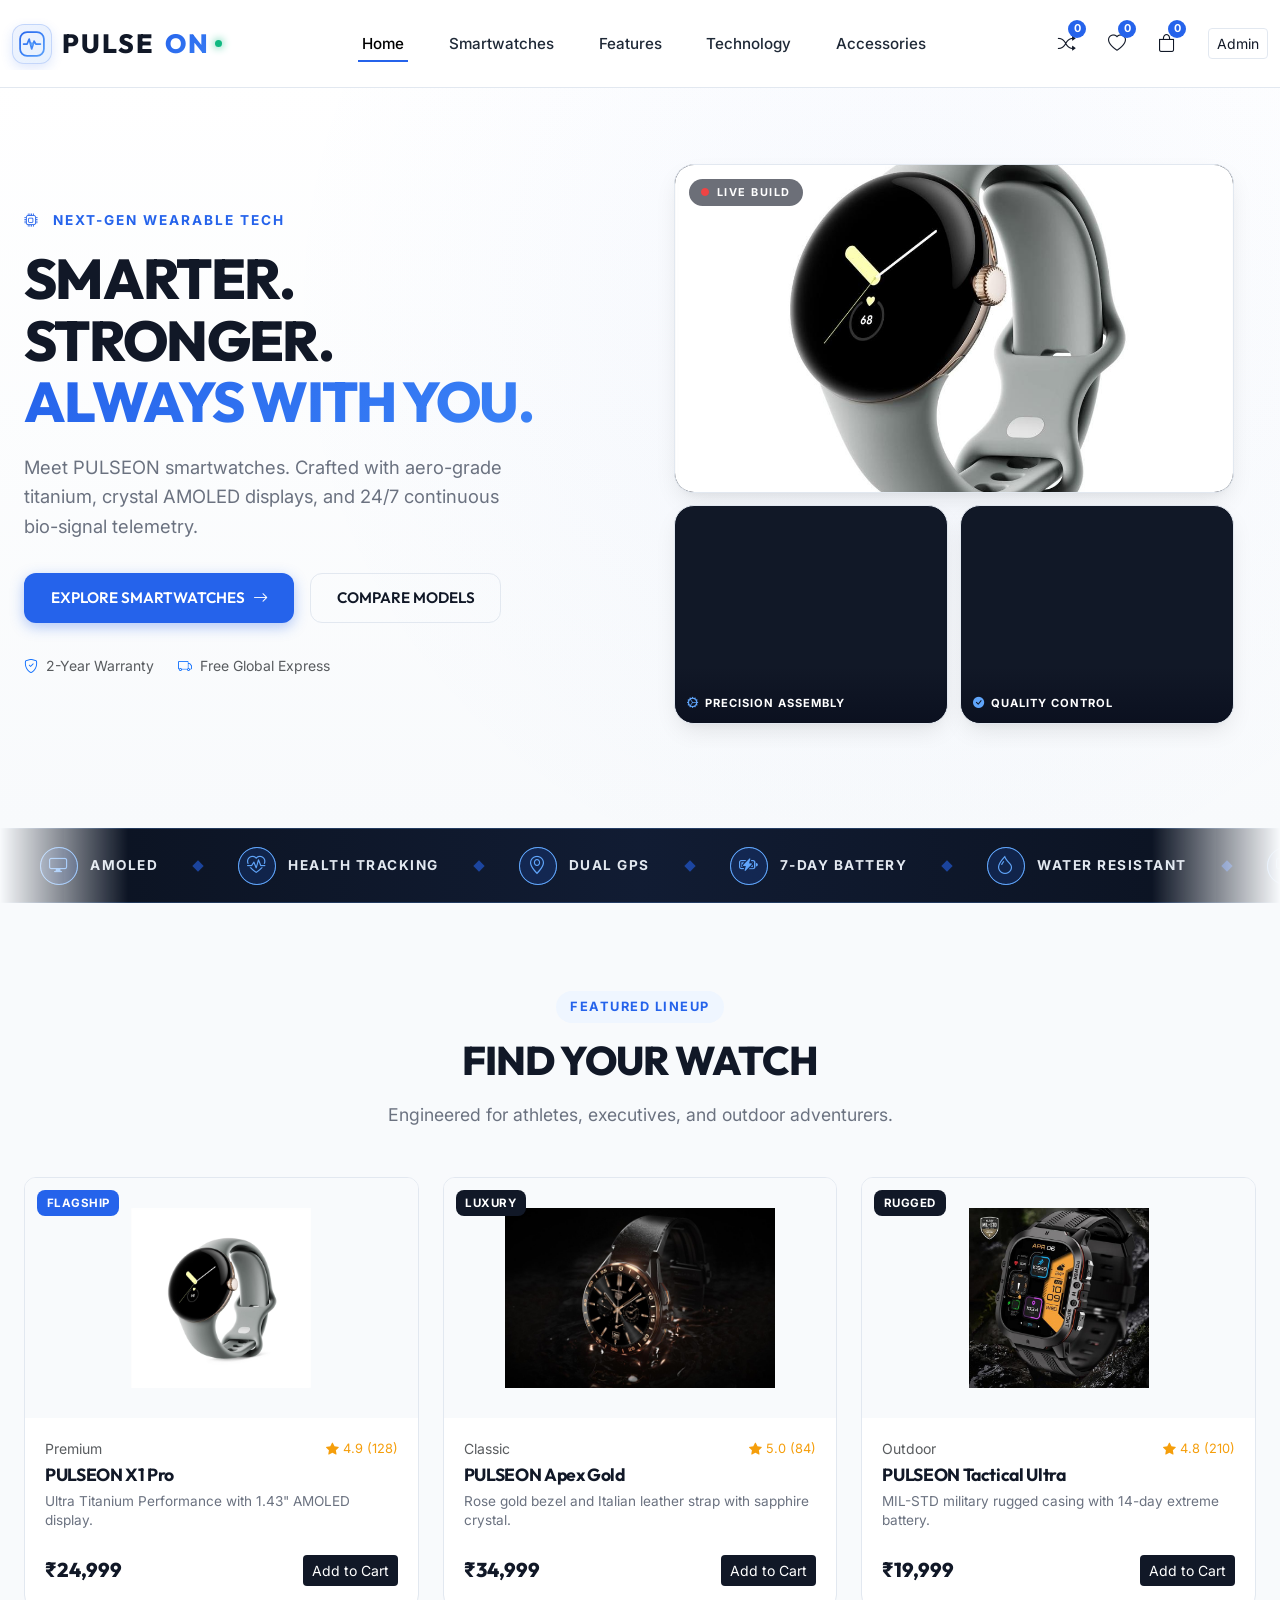
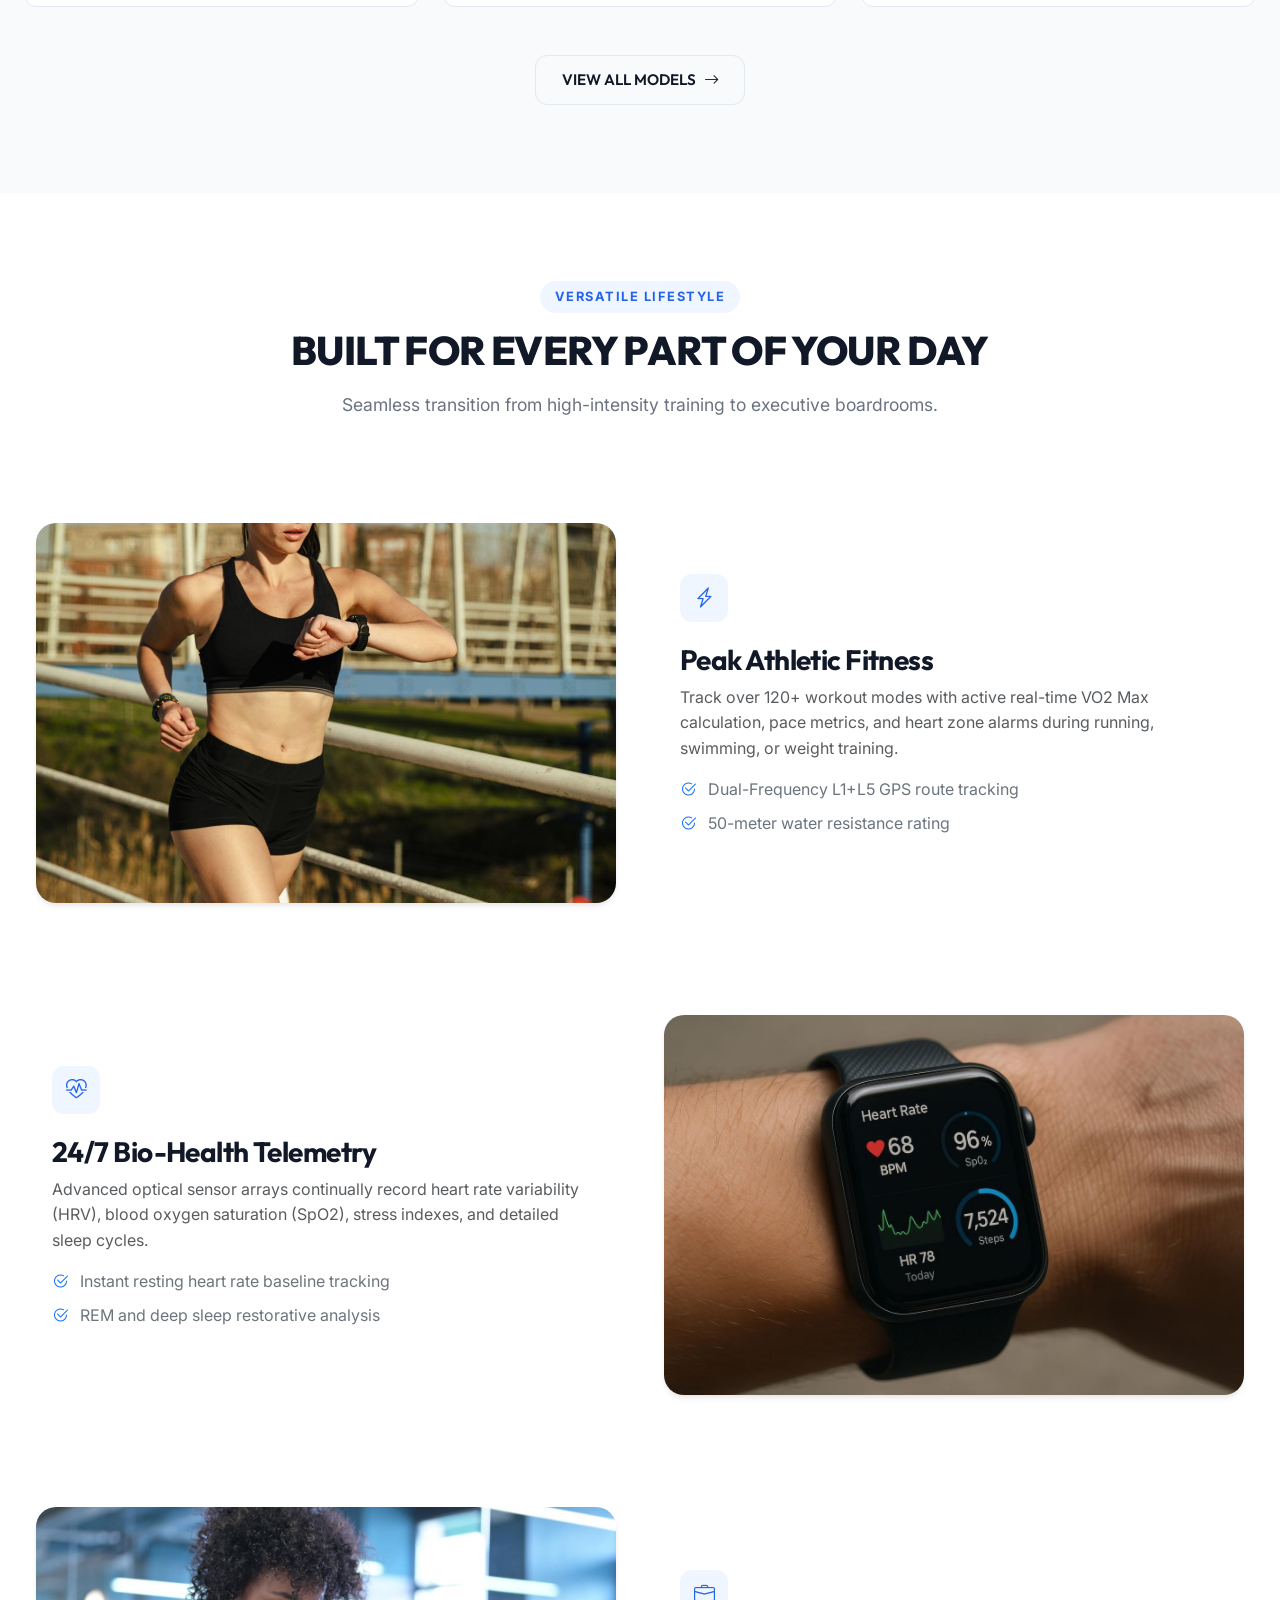
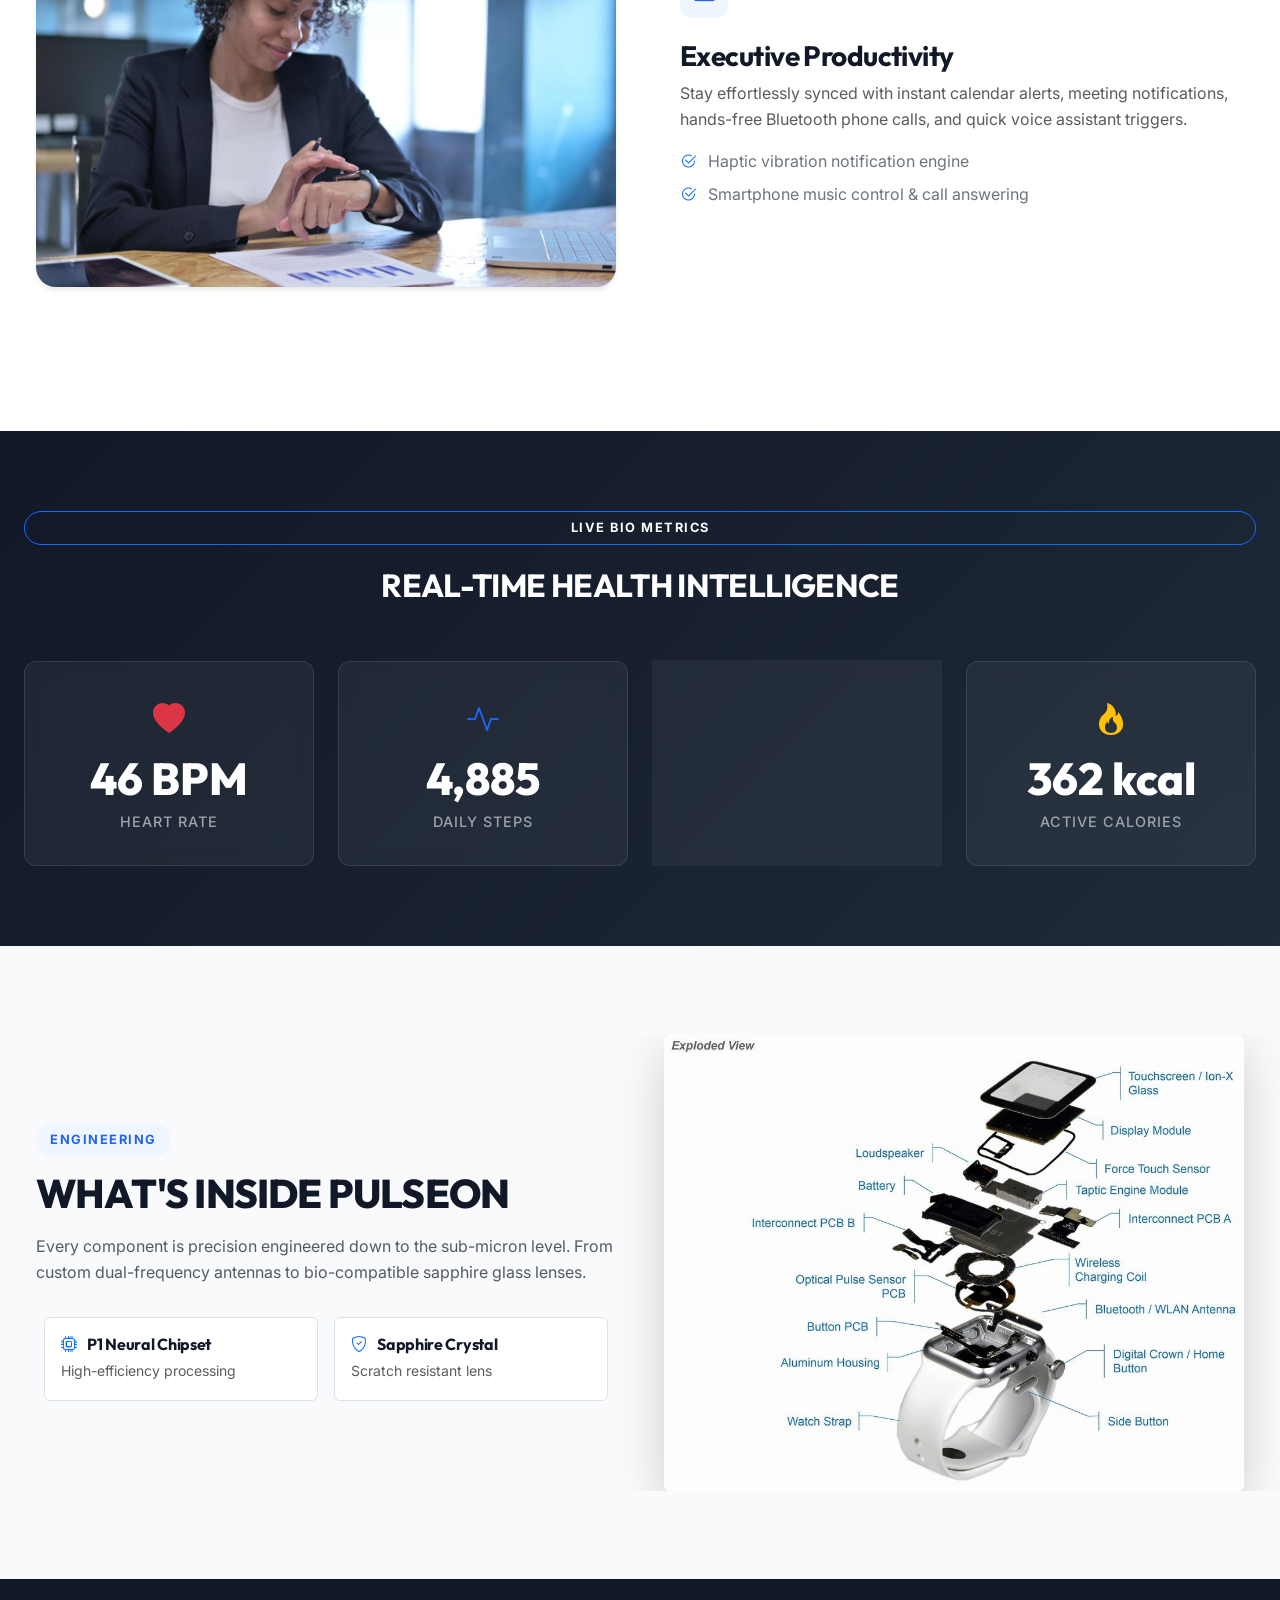
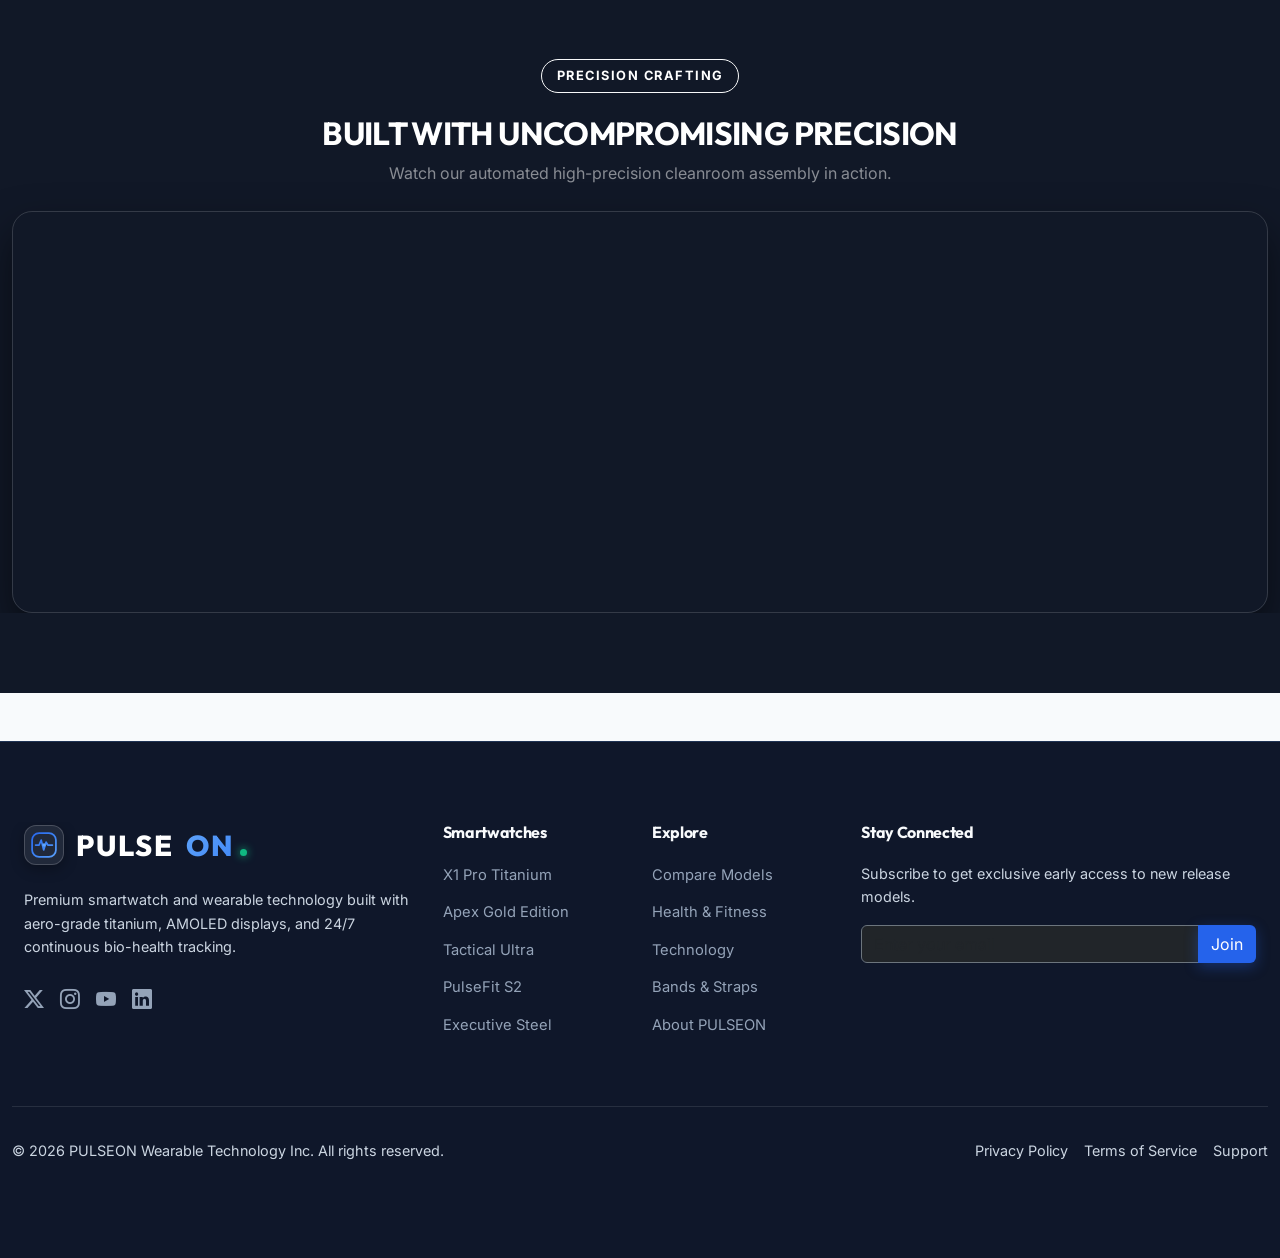
<file: index.html>
<!DOCTYPE html>
<html lang="en">
<head>
  <meta charset="UTF-8">
  <meta name="viewport" content="width=device-width, initial-scale=1.0">
  <title>PULSEON | Premium Smartwatch & Wearable Technology</title>
  <!-- Brand Logo Favicon -->
  <link rel="icon" type="image/svg+xml" href="assets/images/favicon.svg">
  <meta name="description" content="PULSEON smartwatches combine precision engineering, AMOLED displays, 24/7 bio-health tracking, and sleek luxury aesthetics. Technology that moves with you.">
  
  <!-- Bootstrap 5 CSS CDN -->
  <link href="https://cdn.jsdelivr.net/npm/bootstrap@5.3.2/dist/css/bootstrap.min.css" rel="stylesheet">
  <!-- Bootstrap Icons CDN -->
  <link href="https://cdn.jsdelivr.net/npm/bootstrap-icons@1.11.1/font/bootstrap-icons.css" rel="stylesheet">
  <!-- Custom Styles -->
  <link rel="stylesheet" href="assets/css/style.css">
</head>
<body>

  <!-- Scroll Progress Bar -->
  <div id="scroll-progress"></div>

  <!-- Page Loader -->
  <div id="page-loader">
    <div class="loader-brand">PULSE<span>ON</span></div>
    <div class="loader-spinner"></div>
  </div>

  <!-- Sticky Navbar -->
    <nav class="navbar navbar-expand-lg navbar-pulseon">
    <div class="container">
      <a class="navbar-brand navbar-brand-text" href="index.html">
        PULSE<span>ON</span>
      </a>

      <!-- Mobile & Tablet Hamburger Toggler -->
      <button class="navbar-toggler navbar-toggler-custom border-0 shadow-none" type="button" id="mobile-nav-toggler" aria-label="Toggle navigation">
        <i class="bi bi-list fs-2 text-dark"></i>
      </button>

      <!-- Desktop & Mobile Dropdown Nav Links -->
      <div class="collapse navbar-collapse navbar-collapse-custom justify-content-center" id="mobile-nav-menu">
        <ul class="navbar-nav gap-lg-3">
          <li class="nav-item">
            <a class="nav-link nav-link-custom active" href="index.html">Home</a>
          </li>
          <li class="nav-item">
            <a class="nav-link nav-link-custom " href="smartwatches.html">Smartwatches</a>
          </li>
          <li class="nav-item">
            <a class="nav-link nav-link-custom " href="features.html">Features</a>
          </li>
          <li class="nav-item">
            <a class="nav-link nav-link-custom " href="technology.html">Technology</a>
          </li>
          <li class="nav-item">
            <a class="nav-link nav-link-custom " href="accessories.html">Accessories</a>
          </li>
        </ul>

        <!-- Mobile & Tablet Actions Inside Dropdown -->
        <div class="mobile-dropdown-actions d-lg-none mt-3 pt-3 border-top w-100">
          <div class="d-flex justify-content-around align-items-center mb-3">
            <a href="compare.html" class="nav-icon-btn" title="Compare Matrix">
              <i class="bi bi-shuffle"></i>
              <span class="badge-count compare-badge-count">0</span>
            </a>
            <a href="dashboard.html" class="nav-icon-btn" title="Wishlist">
              <i class="bi bi-heart"></i>
              <span class="badge-count wishlist-badge-count">0</span>
            </a>
            <a href="dashboard.html" class="nav-icon-btn" title="Shopping Cart">
              <i class="bi bi-bag"></i>
              <span class="badge-count cart-badge-count">0</span>
            </a>
          </div>
          <a href="admin.html" class="btn btn-sm btn-pulseon-outline w-100 text-center">Admin Portal</a>
        </div>
      </div>

      <!-- Desktop Only Quick Action Icons -->
      <div class="d-none d-lg-flex align-items-center gap-3">
        <a href="compare.html" class="nav-icon-btn" title="Compare Matrix">
          <i class="bi bi-shuffle"></i>
          <span class="badge-count compare-badge-count">0</span>
        </a>
        <a href="dashboard.html" class="nav-icon-btn" title="Wishlist">
          <i class="bi bi-heart"></i>
          <span class="badge-count wishlist-badge-count">0</span>
        </a>
        <a href="dashboard.html" class="nav-icon-btn" title="Shopping Cart">
          <i class="bi bi-bag"></i>
          <span class="badge-count cart-badge-count">0</span>
        </a>
        <a href="admin.html" class="btn btn-sm btn-pulseon-outline ms-2">Admin</a>
      </div>
    </div>
  </nav>

  <!-- HOME HERO SECTION -->
  <section class="hero-section">
    <div class="container position-relative">
      <div class="row align-items-center min-vh-75 py-4">
        <!-- Hero Text Left -->
        <div class="col-lg-6 mb-5 mb-lg-0 reveal">
          <span class="hero-tag"><i class="bi bi-cpu me-2"></i> Next-Gen Wearable Tech</span>
          <h1 class="hero-title">
            SMARTER.<br>
            STRONGER.<br>
            <span>ALWAYS WITH YOU.</span>
          </h1>
          <p class="hero-description">
            Meet PULSEON smartwatches. Crafted with aero-grade titanium, crystal AMOLED displays, and 24/7 continuous bio-signal telemetry.
          </p>
          <div class="d-flex flex-wrap gap-3">
            <a href="smartwatches.html" class="btn-pulseon btn-pulseon-primary btn-arrow">
              EXPLORE SMARTWATCHES <i class="bi bi-arrow-right"></i>
            </a>
            <a href="compare.html" class="btn-pulseon btn-pulseon-outline">
              COMPARE MODELS
            </a>
          </div>
          <div class="mt-4 pt-2 d-flex align-items-center gap-4 text-muted small">
            <div><i class="bi bi-shield-check text-primary me-1"></i> 2-Year Warranty</div>
            <div><i class="bi bi-truck text-primary me-1"></i> Free Global Express</div>
          </div>
        </div>

        <!-- Hero Image Right with Floating 8-Sec Assembly Videos -->
        <div class="col-lg-6 position-relative text-center">
          <div class="hero-bento">
            <!-- Main Video -->
            <div class="bento-tile bento-main">
              <video autoplay muted loop playsinline preload="auto" poster="assets/images/6.jpg" aria-label="PULSEON X1 Pro Smartwatch">
                <source src="assets/videos/assembly-01.mp4" type="video/mp4">
              </video>
              <span class="bento-live"><i class="bi bi-circle-fill"></i> LIVE BUILD</span>
            </div>

            <!-- Tile 1 -->
            <div class="bento-tile bento-sm">
              <video autoplay muted loop playsinline preload="metadata">
                <source src="assets/videos/assembly-04.mp4" type="video/mp4">
              </video>
              <div class="bento-caption"><i class="bi bi-gear-wide-connected"></i> Precision Assembly</div>
            </div>

            <!-- Tile 2 -->
            <div class="bento-tile bento-sm">
              <video autoplay muted loop playsinline preload="metadata">
                <source src="assets/videos/assembly-02.mp4" type="video/mp4">
              </video>
              <div class="bento-caption"><i class="bi bi-check-circle-fill"></i> Quality Control</div>
            </div>
          </div>
        </div>
      </div>
    </div>
  </section>

  <!-- SECONDARY TRUST BAR -->
  <div class="trust-bar trust-marquee">
    <div class="trust-track">
      <div class="trust-set">
        <div class="trust-item t-amoled"><span class="t-ico"><i class="bi bi-display"></i></span><span>AMOLED</span></div>
        <div class="trust-item t-health"><span class="t-ico"><i class="bi bi-heart-pulse"></i></span><span>HEALTH TRACKING</span></div>
        <div class="trust-item t-gps"><span class="t-ico"><i class="bi bi-geo-alt"></i></span><span>DUAL GPS</span></div>
        <div class="trust-item t-battery"><span class="t-ico"><i class="bi bi-battery-charging"></i></span><span>7-DAY BATTERY</span></div>
        <div class="trust-item t-water"><span class="t-ico"><i class="bi bi-droplet"></i></span><span>WATER RESISTANT</span></div>
      </div>
      <div class="trust-set" aria-hidden="true">
        <div class="trust-item t-amoled"><span class="t-ico"><i class="bi bi-display"></i></span><span>AMOLED</span></div>
        <div class="trust-item t-health"><span class="t-ico"><i class="bi bi-heart-pulse"></i></span><span>HEALTH TRACKING</span></div>
        <div class="trust-item t-gps"><span class="t-ico"><i class="bi bi-geo-alt"></i></span><span>DUAL GPS</span></div>
        <div class="trust-item t-battery"><span class="t-ico"><i class="bi bi-battery-charging"></i></span><span>7-DAY BATTERY</span></div>
        <div class="trust-item t-water"><span class="t-ico"><i class="bi bi-droplet"></i></span><span>WATER RESISTANT</span></div>
      </div>
    </div>
  </div>

  <!-- FEATURED SMARTWATCHES SECTION -->
  <section class="section-padding">
    <div class="container">
      <div class="text-center mb-5 reveal">
        <span class="section-tag">Featured Lineup</span>
        <h2 class="section-title">FIND YOUR WATCH</h2>
        <p class="section-subtitle">Engineered for athletes, executives, and outdoor adventurers.</p>
      </div>

      <div class="row g-4 justify-content-center">
        <!-- Card 1 -->
        <div class="col-lg-4 col-md-6 reveal">
          <div class="product-card">
            <span class="product-card-badge badge-primary">Flagship</span>
            <div class="product-card-img-wrap">
              <img src="assets/images/6.jpg" alt="PULSEON X1 Pro" class="product-card-img">
              <div class="product-card-actions">
                <button class="btn btn-sm btn-pulseon-primary" onclick="openQuickView('pw-x1')">Quick View</button>
                <button class="btn btn-sm btn-pulseon-outline" onclick="addToCompare('pw-x1')"><i class="bi bi-shuffle"></i> Compare</button>
              </div>
            </div>
            <div class="product-card-body">
              <div class="d-flex justify-content-between align-items-center mb-1">
                <span class="text-muted small">Premium</span>
                <div class="product-card-rating"><i class="bi bi-star-fill"></i> 4.9 (128)</div>
              </div>
              <h5 class="product-card-title">PULSEON X1 Pro</h5>
              <p class="product-card-desc">Ultra Titanium Performance with 1.43" AMOLED display.</p>
              <div class="d-flex justify-content-between align-items-center mt-2">
                <span class="product-card-price">₹24,999</span>
                <button class="btn btn-sm btn-pulseon-dark" onclick="addToCart('pw-x1')">Add to Cart</button>
              </div>
            </div>
          </div>
        </div>

        <!-- Card 2 -->
        <div class="col-lg-4 col-md-6 reveal">
          <div class="product-card">
            <span class="product-card-badge">Luxury</span>
            <div class="product-card-img-wrap">
              <img src="assets/images/31.jpg" alt="PULSEON Apex Gold" class="product-card-img">
              <div class="product-card-actions">
                <button class="btn btn-sm btn-pulseon-primary" onclick="openQuickView('pw-apex')">Quick View</button>
                <button class="btn btn-sm btn-pulseon-outline" onclick="addToCompare('pw-apex')"><i class="bi bi-shuffle"></i> Compare</button>
              </div>
            </div>
            <div class="product-card-body">
              <div class="d-flex justify-content-between align-items-center mb-1">
                <span class="text-muted small">Classic</span>
                <div class="product-card-rating"><i class="bi bi-star-fill"></i> 5.0 (84)</div>
              </div>
              <h5 class="product-card-title">PULSEON Apex Gold</h5>
              <p class="product-card-desc">Rose gold bezel and Italian leather strap with sapphire crystal.</p>
              <div class="d-flex justify-content-between align-items-center mt-2">
                <span class="product-card-price">₹34,999</span>
                <button class="btn btn-sm btn-pulseon-dark" onclick="addToCart('pw-apex')">Add to Cart</button>
              </div>
            </div>
          </div>
        </div>

        <!-- Card 3 -->
        <div class="col-lg-4 col-md-6 reveal">
          <div class="product-card">
            <span class="product-card-badge">Rugged</span>
            <div class="product-card-img-wrap">
              <img src="assets/images/18.jpg" alt="PULSEON Tactical Ultra" class="product-card-img">
              <div class="product-card-actions">
                <button class="btn btn-sm btn-pulseon-primary" onclick="openQuickView('pw-rugged')">Quick View</button>
                <button class="btn btn-sm btn-pulseon-outline" onclick="addToCompare('pw-rugged')"><i class="bi bi-shuffle"></i> Compare</button>
              </div>
            </div>
            <div class="product-card-body">
              <div class="d-flex justify-content-between align-items-center mb-1">
                <span class="text-muted small">Outdoor</span>
                <div class="product-card-rating"><i class="bi bi-star-fill"></i> 4.8 (210)</div>
              </div>
              <h5 class="product-card-title">PULSEON Tactical Ultra</h5>
              <p class="product-card-desc">MIL-STD military rugged casing with 14-day extreme battery.</p>
              <div class="d-flex justify-content-between align-items-center mt-2">
                <span class="product-card-price">₹19,999</span>
                <button class="btn btn-sm btn-pulseon-dark" onclick="addToCart('pw-rugged')">Add to Cart</button>
              </div>
            </div>
          </div>
        </div>
      </div>

      <div class="d-flex justify-content-center text-center mt-5 reveal">
        <a href="smartwatches.html" class="btn-pulseon btn-pulseon-outline btn-arrow">
          VIEW ALL MODELS <i class="bi bi-arrow-right"></i>
        </a>
      </div>
    </div>
  </section>

  <!-- FEATURE SECTION (ALTERNATING SCROLL REVEALS) -->
  <section class="section-padding bg-white">
    <div class="container">
      <div class="text-center mb-5 reveal">
        <span class="section-tag">Versatile Lifestyle</span>
        <h2 class="section-title">BUILT FOR EVERY PART OF YOUR DAY</h2>
        <p class="section-subtitle">Seamless transition from high-intensity training to executive boardrooms.</p>
      </div>

      <!-- Feature 1: Fitness -->
      <div class="row align-items-center feature-block g-5">
        <div class="col-lg-6 reveal reveal-left">
          <div class="feature-img-box">
            <img src="assets/images/10.jpg" alt="Fitness Training">
          </div>
        </div>
        <div class="col-lg-6 reveal reveal-right">
          <div class="feature-content">
            <div class="feature-icon-badge"><i class="bi bi-lightning-charge"></i></div>
            <h3>Peak Athletic Fitness</h3>
            <p class="text-muted">
              Track over 120+ workout modes with active real-time VO2 Max calculation, pace metrics, and heart zone alarms during running, swimming, or weight training.
            </p>
            <ul class="list-unstyled text-secondary mt-3">
              <li class="mb-2"><i class="bi bi-check2-circle text-primary me-2"></i> Dual-Frequency L1+L5 GPS route tracking</li>
              <li class="mb-2"><i class="bi bi-check2-circle text-primary me-2"></i> 50-meter water resistance rating</li>
            </ul>
          </div>
        </div>
      </div>

      <!-- Feature 2: Health -->
      <div class="row align-items-center feature-block g-5 flex-lg-row-reverse">
        <div class="col-lg-6 reveal reveal-right">
          <div class="feature-img-box">
            <img src="assets/images/13.jpg" alt="Continuous Bio-Health">
          </div>
        </div>
        <div class="col-lg-6 reveal reveal-left">
          <div class="feature-content">
            <div class="feature-icon-badge"><i class="bi bi-heart-pulse"></i></div>
            <h3>24/7 Bio-Health Telemetry</h3>
            <p class="text-muted">
              Advanced optical sensor arrays continually record heart rate variability (HRV), blood oxygen saturation (SpO2), stress indexes, and detailed sleep cycles.
            </p>
            <ul class="list-unstyled text-secondary mt-3">
              <li class="mb-2"><i class="bi bi-check2-circle text-primary me-2"></i> Instant resting heart rate baseline tracking</li>
              <li class="mb-2"><i class="bi bi-check2-circle text-primary me-2"></i> REM and deep sleep restorative analysis</li>
            </ul>
          </div>
        </div>
      </div>

      <!-- Feature 3: Productivity -->
      <div class="row align-items-center feature-block g-5">
        <div class="col-lg-6 reveal reveal-left">
          <div class="feature-img-box">
            <img src="assets/images/29.jpg" alt="Executive Productivity">
          </div>
        </div>
        <div class="col-lg-6 reveal reveal-right">
          <div class="feature-content">
            <div class="feature-icon-badge"><i class="bi bi-briefcase"></i></div>
            <h3>Executive Productivity</h3>
            <p class="text-muted">
              Stay effortlessly synced with instant calendar alerts, meeting notifications, hands-free Bluetooth phone calls, and quick voice assistant triggers.
            </p>
            <ul class="list-unstyled text-secondary mt-3">
              <li class="mb-2"><i class="bi bi-check2-circle text-primary me-2"></i> Haptic vibration notification engine</li>
              <li class="mb-2"><i class="bi bi-check2-circle text-primary me-2"></i> Smartphone music control & call answering</li>
            </ul>
          </div>
        </div>
      </div>
    </div>
  </section>

  <!-- HEALTH DASHBOARD METRICS SECTION -->
  <section class="metrics-section">
    <div class="container">
      <div class="row text-center mb-5">
        <div class="col-12 reveal">
          <span class="section-tag bg-transparent text-white border border-primary">Live Bio Metrics</span>
          <h2 class="text-white mt-2">REAL-TIME HEALTH INTELLIGENCE</h2>
        </div>
      </div>

      <div class="row g-4 align-items-stretch">
        <div class="col-12 col-sm-6 col-md-3 reveal d-flex">
          <div class="metric-card h-100 w-100">
            <div class="metric-icon"><i class="bi bi-heart-fill text-danger"></i></div>
            <div class="metric-value counter-value" data-target="78" data-suffix=" BPM">0</div>
            <div class="metric-label">Heart Rate</div>
          </div>
        </div>
        <div class="col-12 col-sm-6 col-md-3 reveal d-flex">
          <div class="metric-card h-100 w-100">
            <div class="metric-icon"><i class="bi bi-activity"></i></div>
            <div class="metric-value counter-value" data-target="8421" data-suffix="">0</div>
            <div class="metric-label">Daily Steps</div>
          </div>
        </div>
        <div class="col-12 col-sm-6 col-md-3 reveal d-flex">
          <div class="metric-card h-100 w-100">
            <div class="metric-icon"><i class="bi bi-moon-stars"></i></div>
            <div class="metric-value">7h 42m</div>
            <div class="metric-label">Sleep Score (94%)</div>
          </div>
        </div>
        <div class="col-12 col-sm-6 col-md-3 reveal d-flex">
          <div class="metric-card h-100 w-100">
            <div class="metric-icon"><i class="bi bi-fire text-warning"></i></div>
            <div class="metric-value counter-value" data-target="624" data-suffix=" kcal">0</div>
            <div class="metric-label">Active Calories</div>
          </div>
        </div>
      </div>
    </div>
  </section>

  <!-- TECHNOLOGY & MANUFACTURING SECTION -->
  <section class="section-padding">
    <div class="container">
      <div class="row align-items-center g-5">
        <div class="col-lg-6 reveal reveal-left">
          <span class="section-tag">Engineering</span>
          <h2 class="section-title">WHAT'S INSIDE PULSEON</h2>
          <p class="text-muted">
            Every component is precision engineered down to the sub-micron level. From custom dual-frequency antennas to bio-compatible sapphire glass lenses.
          </p>
          <div class="row g-3 mt-3">
            <div class="col-6">
              <div class="p-3 bg-white border rounded">
                <h6 class="fw-bold mb-1"><i class="bi bi-cpu text-primary me-2"></i> P1 Neural Chipset</h6>
                <small class="text-muted">High-efficiency processing</small>
              </div>
            </div>
            <div class="col-6">
              <div class="p-3 bg-white border rounded">
                <h6 class="fw-bold mb-1"><i class="bi bi-shield-check text-primary me-2"></i> Sapphire Crystal</h6>
                <small class="text-muted">Scratch resistant lens</small>
              </div>
            </div>
          </div>
        </div>
        <div class="col-lg-6 reveal reveal-right text-center">
          <img src="assets/images/26.jpg" alt="Smartwatch Component Diagram" class="img-fluid rounded shadow-lg">
        </div>
      </div>
    </div>
  </section>

  <!-- MANUFACTURING VIDEO STRIP -->
  <section class="video-strip-section">
    <div class="container text-center">
      <div class="mb-4 reveal">
        <span class="section-tag bg-transparent text-white border border-light">Precision Crafting</span>
        <h2 class="text-white mt-2">BUILT WITH UNCOMPROMISING PRECISION</h2>
        <p class="text-white-50">Watch our automated high-precision cleanroom assembly in action.</p>
      </div>

      <div class="video-strip-container reveal reveal-scale">
        <video autoplay muted loop playsinline preload="metadata">
          <source src="assets/videos/assembly-02.mp4" type="video/mp4">
        </video>
      </div>
    </div>
  </section>

  <!-- FOOTER -->
  <footer class="footer-pulseon">
    <div class="container">
      <div class="row g-4">
        <div class="col-lg-4 col-md-6">
          <div class="footer-brand">PULSE<span>ON</span></div>
          <p class="small text-muted mb-4">
            Premium smartwatch and wearable technology built with aero-grade titanium, AMOLED displays, and 24/7 continuous bio-health tracking.
          </p>
          <div class="d-flex gap-3 text-white fs-5">
            <a href="#" class="text-white-50 hover-white"><i class="bi bi-twitter-x"></i></a>
            <a href="#" class="text-white-50 hover-white"><i class="bi bi-instagram"></i></a>
            <a href="#" class="text-white-50 hover-white"><i class="bi bi-youtube"></i></a>
            <a href="#" class="text-white-50 hover-white"><i class="bi bi-linkedin"></i></a>
          </div>
        </div>

        <div class="col-lg-2 col-6">
          <h6 class="footer-heading">Smartwatches</h6>
          <ul class="footer-links">
            <li><a href="smartwatches.html">X1 Pro Titanium</a></li>
            <li><a href="smartwatches.html">Apex Gold Edition</a></li>
            <li><a href="smartwatches.html">Tactical Ultra</a></li>
            <li><a href="smartwatches.html">PulseFit S2</a></li>
            <li><a href="smartwatches.html">Executive Steel</a></li>
          </ul>
        </div>

        <div class="col-lg-2 col-6">
          <h6 class="footer-heading">Explore</h6>
          <ul class="footer-links">
            <li><a href="compare.html">Compare Models</a></li>
            <li><a href="features.html">Health & Fitness</a></li>
            <li><a href="technology.html">Technology</a></li>
            <li><a href="accessories.html">Bands & Straps</a></li>
            <li><a href="about.html">About PULSEON</a></li>
          </ul>
        </div>

        <div class="col-lg-4 col-md-6">
          <h6 class="footer-heading">Stay Connected</h6>
          <p class="small text-muted mb-3">Subscribe to get exclusive early access to new release models.</p>
          <form onsubmit="event.preventDefault(); showToast('Subscribed to PULSEON Updates!');">
            <div class="input-group">
              <input type="email" class="form-control bg-dark text-white border-secondary" placeholder="Enter your email" required>
              <button class="btn btn-pulseon-primary" type="submit">Join</button>
            </div>
          </form>
        </div>
      </div>

      <div class="footer-bottom d-flex flex-column flex-md-row justify-content-between align-items-center text-muted">
        <div>&copy; 2026 PULSEON Wearable Technology Inc. All rights reserved.</div>
        <div class="d-flex gap-3 mt-2 mt-md-0">
          <a href="contact.html" class="text-muted">Privacy Policy</a>
          <a href="contact.html" class="text-muted">Terms of Service</a>
          <a href="contact.html" class="text-muted">Support</a>
        </div>
      </div>
    </div>
  </footer>

  <!-- Quick View Bootstrap Modal -->
  <div class="modal fade" id="quickViewModal" tabindex="-1" aria-hidden="true">
    <div class="modal-dialog modal-lg modal-dialog-centered">
      <div class="modal-content border-0 shadow-lg">
        <div class="modal-header border-0 pb-0">
          <h5 class="modal-title" id="quickViewTitle">Smartwatch Quick View</h5>
          <button type="button" class="btn-close" data-bs-dismiss="modal" aria-label="Close"></button>
        </div>
        <div class="modal-body p-4" id="quickViewBody">
          <!-- Dynamic Content -->
        </div>
      </div>
    </div>
  </div>

  <!-- Bootstrap 5 JS Bundle CDN -->
  <script src="https://cdn.jsdelivr.net/npm/bootstrap@5.3.2/dist/js/bootstrap.bundle.min.js"></script>
  <!-- Master Application Script -->
  <script src="assets/js/main.js"></script>
</body>
</html>
</file>
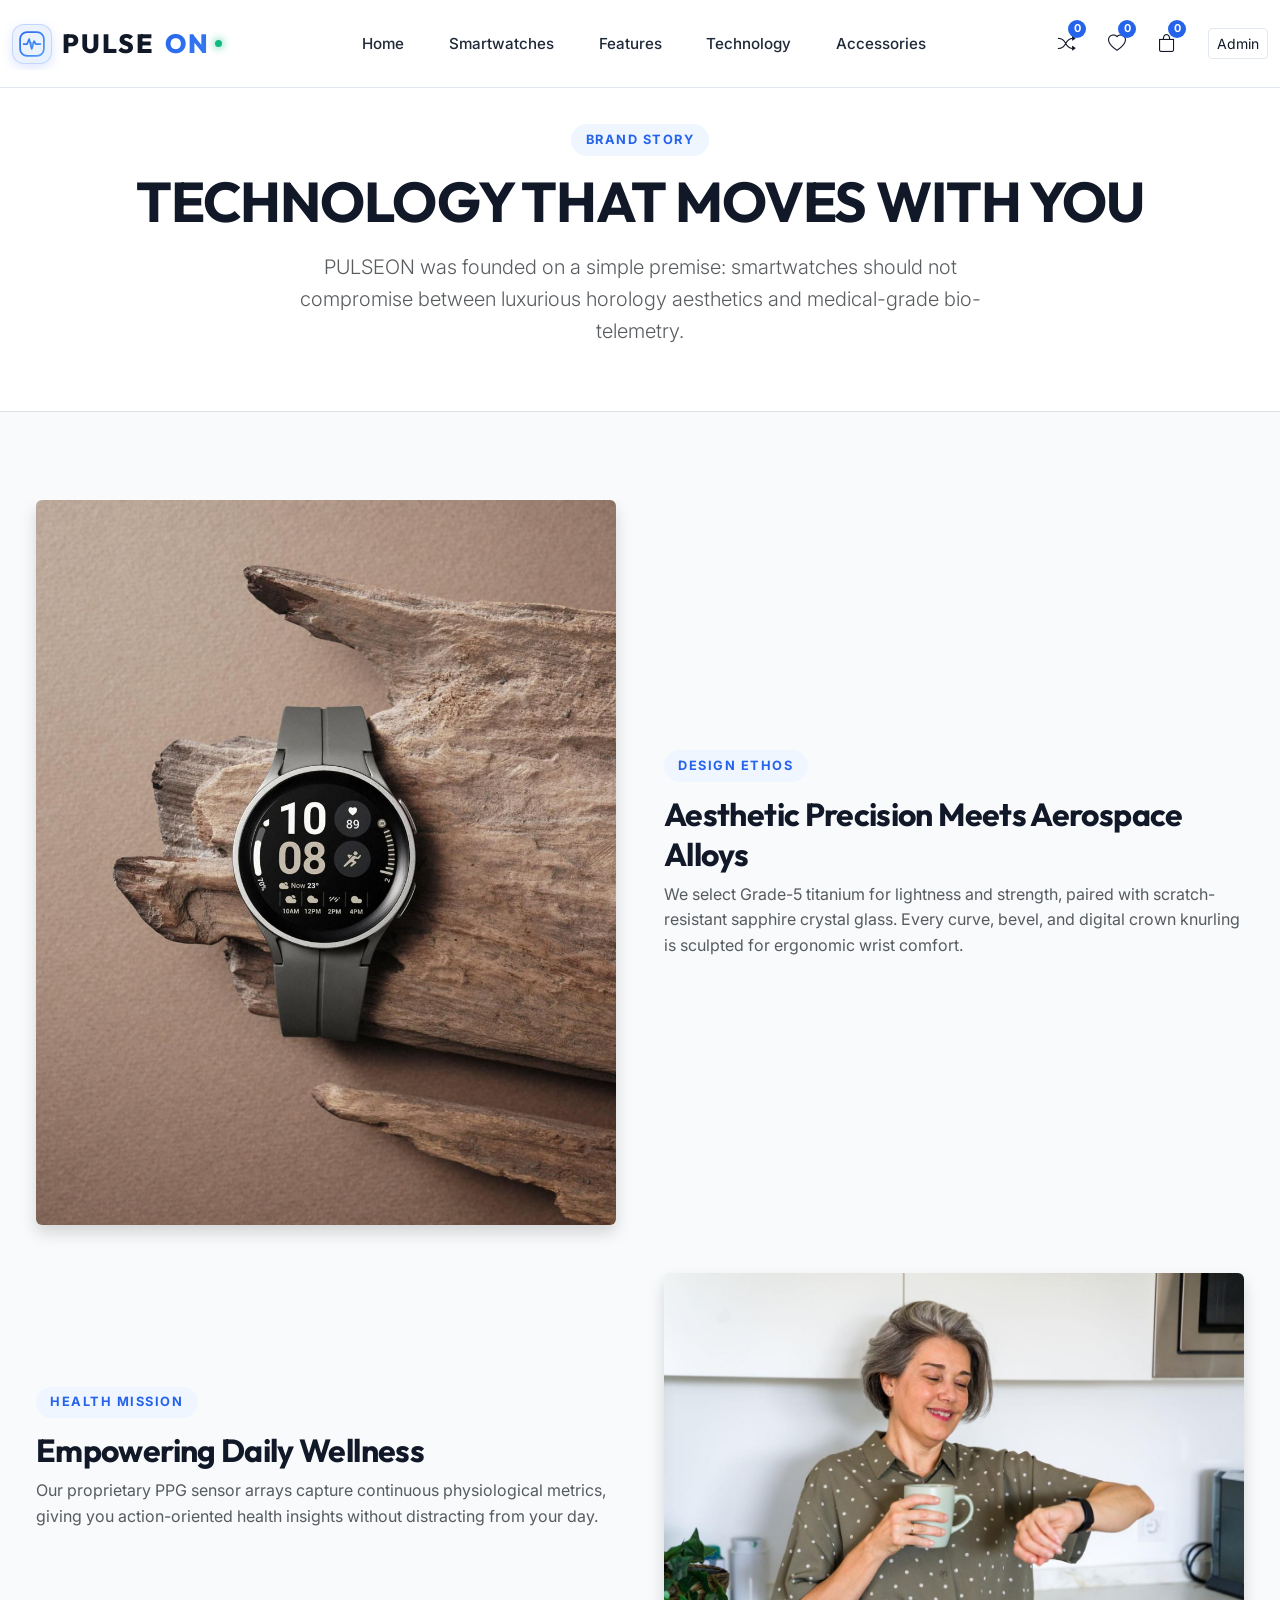
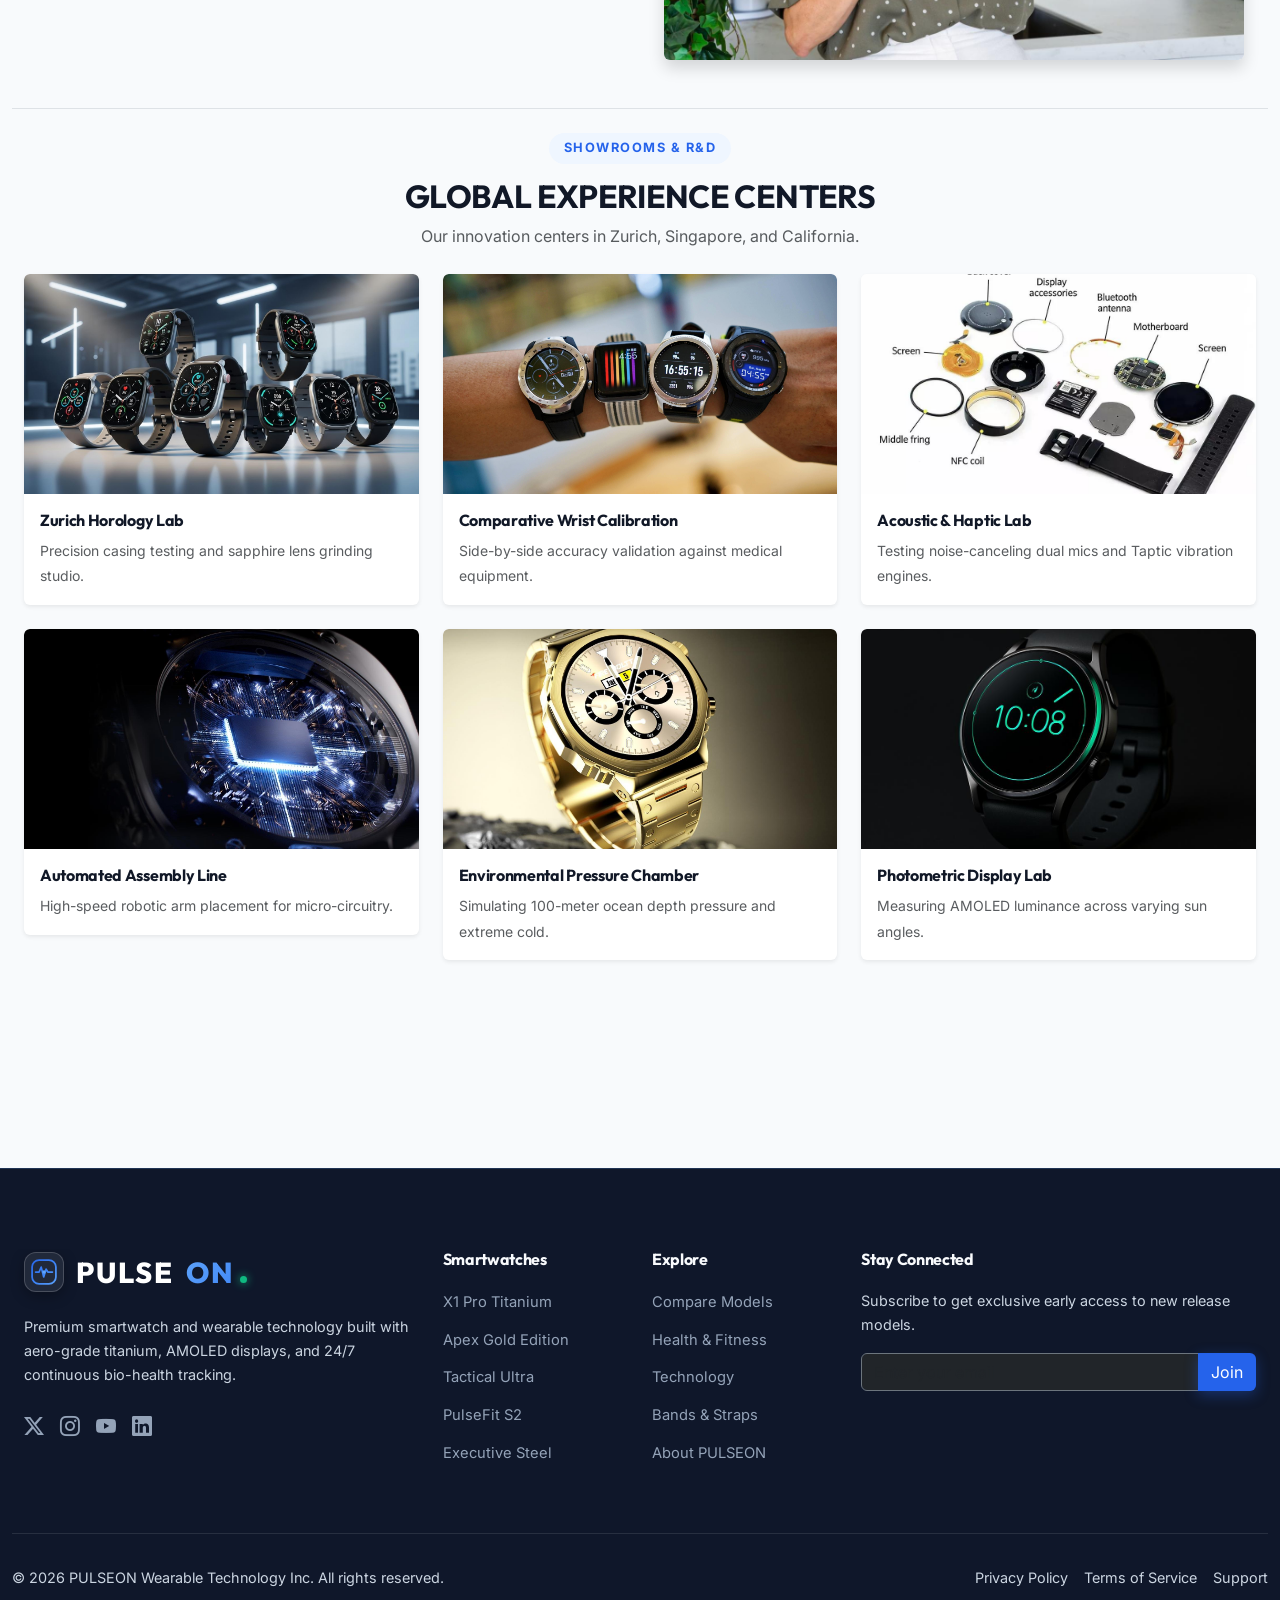
<file: about.html>
﻿<!DOCTYPE html>
<html lang="en">
<head>
  <meta charset="UTF-8">
  <meta name="viewport" content="width=device-width, initial-scale=1.0">
  <title>About PULSEON | Brand Story & Engineering Philosophy</title>
  <!-- Brand Logo Favicon -->
  <link rel="icon" type="image/svg+xml" href="assets/images/favicon.svg">
  <meta name="description" content="Learn about PULSEON's mission: combining Swiss watchmaking aesthetics, advanced bio-telemetry sensors, and aerospace grade titanium engineering.">
  
  <link href="https://cdn.jsdelivr.net/npm/bootstrap@5.3.2/dist/css/bootstrap.min.css" rel="stylesheet">
  <link href="https://cdn.jsdelivr.net/npm/bootstrap-icons@1.11.1/font/bootstrap-icons.css" rel="stylesheet">
  <link rel="stylesheet" href="assets/css/style.css">
</head>
<body>

  <div id="scroll-progress"></div>
  <div id="page-loader">
    <div class="loader-brand">PULSE<span>ON</span></div>
    <div class="loader-spinner"></div>
  </div>

  <!-- Navbar -->
    <nav class="navbar navbar-expand-lg navbar-pulseon">
    <div class="container">
      <a class="navbar-brand navbar-brand-text" href="index.html">
        PULSE<span>ON</span>
      </a>

      <!-- Mobile & Tablet Hamburger Toggler -->
      <button class="navbar-toggler navbar-toggler-custom border-0 shadow-none" type="button" id="mobile-nav-toggler" aria-label="Toggle navigation">
        <i class="bi bi-list fs-2 text-dark"></i>
      </button>

      <!-- Desktop & Mobile Dropdown Nav Links -->
      <div class="collapse navbar-collapse navbar-collapse-custom justify-content-center" id="mobile-nav-menu">
        <ul class="navbar-nav gap-lg-3">
          <li class="nav-item">
            <a class="nav-link nav-link-custom " href="index.html">Home</a>
          </li>
          <li class="nav-item">
            <a class="nav-link nav-link-custom " href="smartwatches.html">Smartwatches</a>
          </li>
          <li class="nav-item">
            <a class="nav-link nav-link-custom " href="features.html">Features</a>
          </li>
          <li class="nav-item">
            <a class="nav-link nav-link-custom " href="technology.html">Technology</a>
          </li>
          <li class="nav-item">
            <a class="nav-link nav-link-custom " href="accessories.html">Accessories</a>
          </li>
        </ul>

        <!-- Mobile & Tablet Actions Inside Dropdown -->
        <div class="mobile-dropdown-actions d-lg-none mt-3 pt-3 border-top w-100">
          <div class="d-flex justify-content-around align-items-center mb-3">
            <a href="compare.html" class="nav-icon-btn" title="Compare Matrix">
              <i class="bi bi-shuffle"></i>
              <span class="badge-count compare-badge-count">0</span>
            </a>
            <a href="dashboard.html" class="nav-icon-btn" title="Wishlist">
              <i class="bi bi-heart"></i>
              <span class="badge-count wishlist-badge-count">0</span>
            </a>
            <a href="dashboard.html" class="nav-icon-btn" title="Shopping Cart">
              <i class="bi bi-bag"></i>
              <span class="badge-count cart-badge-count">0</span>
            </a>
          </div>
          <a href="admin.html" class="btn btn-sm btn-pulseon-outline w-100 text-center">Admin Portal</a>
        </div>
      </div>

      <!-- Desktop Only Quick Action Icons -->
      <div class="d-none d-lg-flex align-items-center gap-3">
        <a href="compare.html" class="nav-icon-btn" title="Compare Matrix">
          <i class="bi bi-shuffle"></i>
          <span class="badge-count compare-badge-count">0</span>
        </a>
        <a href="dashboard.html" class="nav-icon-btn" title="Wishlist">
          <i class="bi bi-heart"></i>
          <span class="badge-count wishlist-badge-count">0</span>
        </a>
        <a href="dashboard.html" class="nav-icon-btn" title="Shopping Cart">
          <i class="bi bi-bag"></i>
          <span class="badge-count cart-badge-count">0</span>
        </a>
        <a href="admin.html" class="btn btn-sm btn-pulseon-outline ms-2">Admin</a>
      </div>
    </div>
  </nav>

  <!-- Banner -->
  <section class="bg-white border-bottom py-5">
    <div class="container text-center reveal">
      <span class="section-tag">Brand Story</span>
      <h1 class="display-4 fw-bold mb-3">TECHNOLOGY THAT MOVES WITH YOU</h1>
      <p class="lead text-muted mx-auto" style="max-width: 750px;">
        PULSEON was founded on a simple premise: smartwatches should not compromise between luxurious horology aesthetics and medical-grade bio-telemetry.
      </p>
    </div>
  </section>

  <!-- Story Sections -->
  <section class="section-padding">
    <div class="container">
      
      <!-- Block 1 -->
      <div class="row align-items-center g-5 mb-5">
        <div class="col-lg-6 reveal reveal-left">
          <img src="assets/images/5.jpg" alt="PULSEON Design Ethos" class="img-fluid rounded shadow">
        </div>
        <div class="col-lg-6 reveal reveal-right">
          <span class="section-tag">Design Ethos</span>
          <h2>Aesthetic Precision Meets Aerospace Alloys</h2>
          <p class="text-muted">
            We select Grade-5 titanium for lightness and strength, paired with scratch-resistant sapphire crystal glass. Every curve, bevel, and digital crown knurling is sculpted for ergonomic wrist comfort.
          </p>
        </div>
      </div>

      <!-- Block 2 -->
      <div class="row align-items-center g-5 flex-lg-row-reverse mb-5">
        <div class="col-lg-6 reveal reveal-right">
          <img src="assets/images/28.jpg" alt="All-Day Health Philosophy" class="img-fluid rounded shadow">
        </div>
        <div class="col-lg-6 reveal reveal-left">
          <span class="section-tag">Health Mission</span>
          <h2>Empowering Daily Wellness</h2>
          <p class="text-muted">
            Our proprietary PPG sensor arrays capture continuous physiological metrics, giving you action-oriented health insights without distracting from your day.
          </p>
        </div>
      </div>

      <!-- Global Showrooms & R&D Labs Gallery -->
      <div class="my-5 py-4 border-top">
        <div class="text-center mb-4 reveal">
          <span class="section-tag">Showrooms & R&D</span>
          <h2>GLOBAL EXPERIENCE CENTERS</h2>
          <p class="text-muted">Our innovation centers in Zurich, Singapore, and California.</p>
        </div>

        <div class="row g-4">
          <div class="col-md-4 reveal">
            <div class="card border-0 shadow-sm overflow-hidden">
              <img src="assets/images/49.jpg" class="card-img-top" style="height: 220px; object-fit: cover;" alt="Showroom Studio">
              <div class="card-body">
                <h6 class="fw-bold">Zurich Horology Lab</h6>
                <small class="text-muted">Precision casing testing and sapphire lens grinding studio.</small>
              </div>
            </div>
          </div>

          <div class="col-md-4 reveal">
            <div class="card border-0 shadow-sm overflow-hidden">
              <img src="assets/images/50.jpg" class="card-img-top" style="height: 220px; object-fit: cover;" alt="Multi-Device Testing">
              <div class="card-body">
                <h6 class="fw-bold">Comparative Wrist Calibration</h6>
                <small class="text-muted">Side-by-side accuracy validation against medical equipment.</small>
              </div>
            </div>
          </div>

          <div class="col-md-4 reveal">
            <div class="card border-0 shadow-sm overflow-hidden">
              <img src="assets/images/58.jpg" class="card-img-top" style="height: 220px; object-fit: cover;" alt="Acoustic Testing">
              <div class="card-body">
                <h6 class="fw-bold">Acoustic & Haptic Lab</h6>
                <small class="text-muted">Testing noise-canceling dual mics and Taptic vibration engines.</small>
              </div>
            </div>
          </div>

          <div class="col-md-4 reveal">
            <div class="card border-0 shadow-sm overflow-hidden">
              <img src="assets/images/59.jpg" class="card-img-top" style="height: 220px; object-fit: cover;" alt="Cleanroom Factory">
              <div class="card-body">
                <h6 class="fw-bold">Automated Assembly Line</h6>
                <small class="text-muted">High-speed robotic arm placement for micro-circuitry.</small>
              </div>
            </div>
          </div>

          <div class="col-md-4 reveal">
            <div class="card border-0 shadow-sm overflow-hidden">
              <img src="assets/images/60.jpg" class="card-img-top" style="height: 220px; object-fit: cover;" alt="Environmental Chamber">
              <div class="card-body">
                <h6 class="fw-bold">Environmental Pressure Chamber</h6>
                <small class="text-muted">Simulating 100-meter ocean depth pressure and extreme cold.</small>
              </div>
            </div>
          </div>

          <div class="col-md-4 reveal">
            <div class="card border-0 shadow-sm overflow-hidden">
              <img src="assets/images/51.jpg" class="card-img-top" style="height: 220px; object-fit: cover;" alt="Dark Room Studio">
              <div class="card-body">
                <h6 class="fw-bold">Photometric Display Lab</h6>
                <small class="text-muted">Measuring AMOLED luminance across varying sun angles.</small>
              </div>
            </div>
          </div>
        </div>
      </div>

    </div>
  </section>

  <!-- Footer -->
  <!-- FOOTER -->
  <footer class="footer-pulseon">
    <div class="container">
      <div class="row g-4">
        <div class="col-lg-4 col-md-6">
          <div class="footer-brand">PULSE<span>ON</span></div>
          <p class="small text-muted mb-4">
            Premium smartwatch and wearable technology built with aero-grade titanium, AMOLED displays, and 24/7 continuous bio-health tracking.
          </p>
          <div class="d-flex gap-3 text-white fs-5">
            <a href="#" class="text-white-50 hover-white"><i class="bi bi-twitter-x"></i></a>
            <a href="#" class="text-white-50 hover-white"><i class="bi bi-instagram"></i></a>
            <a href="#" class="text-white-50 hover-white"><i class="bi bi-youtube"></i></a>
            <a href="#" class="text-white-50 hover-white"><i class="bi bi-linkedin"></i></a>
          </div>
        </div>

        <div class="col-lg-2 col-6">
          <h6 class="footer-heading">Smartwatches</h6>
          <ul class="footer-links">
            <li><a href="smartwatches.html">X1 Pro Titanium</a></li>
            <li><a href="smartwatches.html">Apex Gold Edition</a></li>
            <li><a href="smartwatches.html">Tactical Ultra</a></li>
            <li><a href="smartwatches.html">PulseFit S2</a></li>
            <li><a href="smartwatches.html">Executive Steel</a></li>
          </ul>
        </div>

        <div class="col-lg-2 col-6">
          <h6 class="footer-heading">Explore</h6>
          <ul class="footer-links">
            <li><a href="compare.html">Compare Models</a></li>
            <li><a href="features.html">Health & Fitness</a></li>
            <li><a href="technology.html">Technology</a></li>
            <li><a href="accessories.html">Bands & Straps</a></li>
            <li><a href="about.html">About PULSEON</a></li>
          </ul>
        </div>

        <div class="col-lg-4 col-md-6">
          <h6 class="footer-heading">Stay Connected</h6>
          <p class="small text-muted mb-3">Subscribe to get exclusive early access to new release models.</p>
          <form onsubmit="event.preventDefault(); showToast('Subscribed to PULSEON Updates!');">
            <div class="input-group">
              <input type="email" class="form-control bg-dark text-white border-secondary" placeholder="Enter your email" required>
              <button class="btn btn-pulseon-primary" type="submit">Join</button>
            </div>
          </form>
        </div>
      </div>

      <div class="footer-bottom d-flex flex-column flex-md-row justify-content-between align-items-center text-muted">
        <div>&copy; 2026 PULSEON Wearable Technology Inc. All rights reserved.</div>
        <div class="d-flex gap-3 mt-2 mt-md-0">
          <a href="contact.html" class="text-muted">Privacy Policy</a>
          <a href="contact.html" class="text-muted">Terms of Service</a>
          <a href="contact.html" class="text-muted">Support</a>
        </div>
      </div>
    </div>
  </footer>

  <script src="https://cdn.jsdelivr.net/npm/bootstrap@5.3.2/dist/js/bootstrap.bundle.min.js"></script>
  <script src="assets/js/main.js"></script>
</body>
</html>
</file>
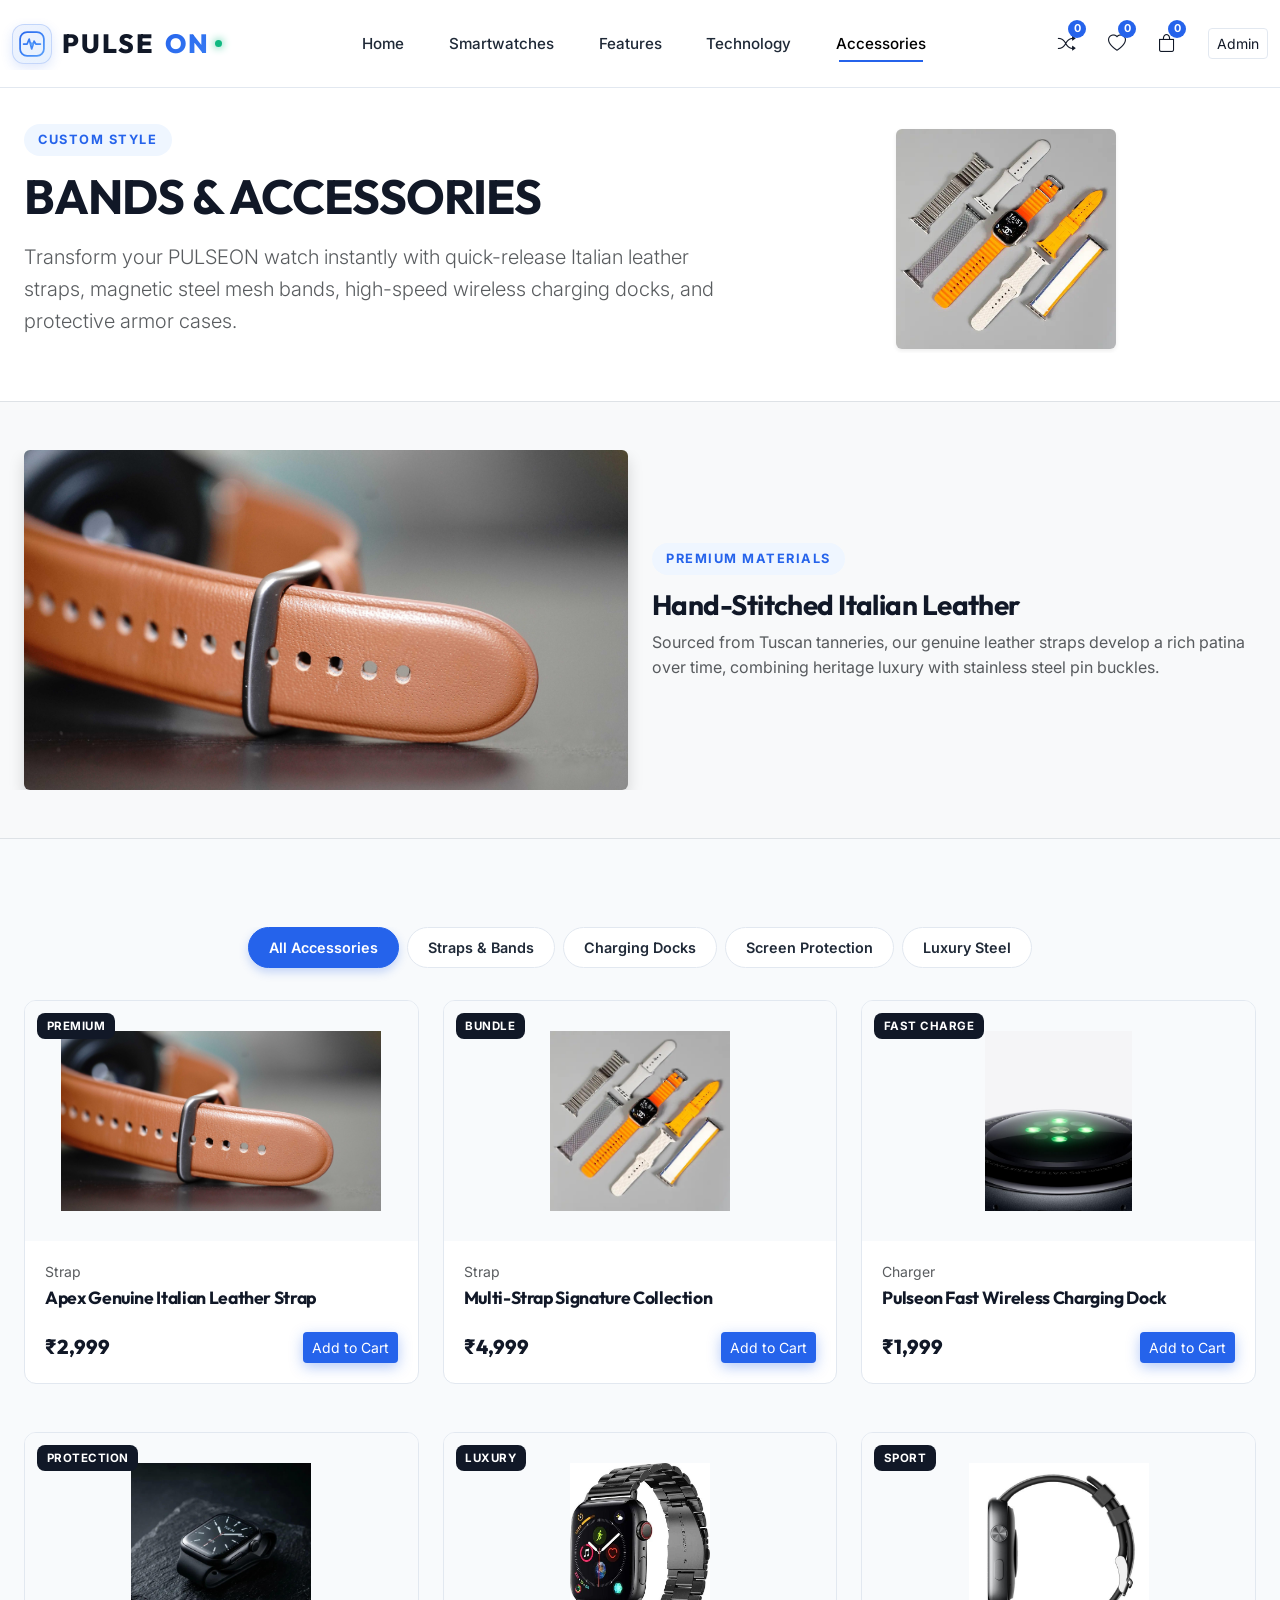
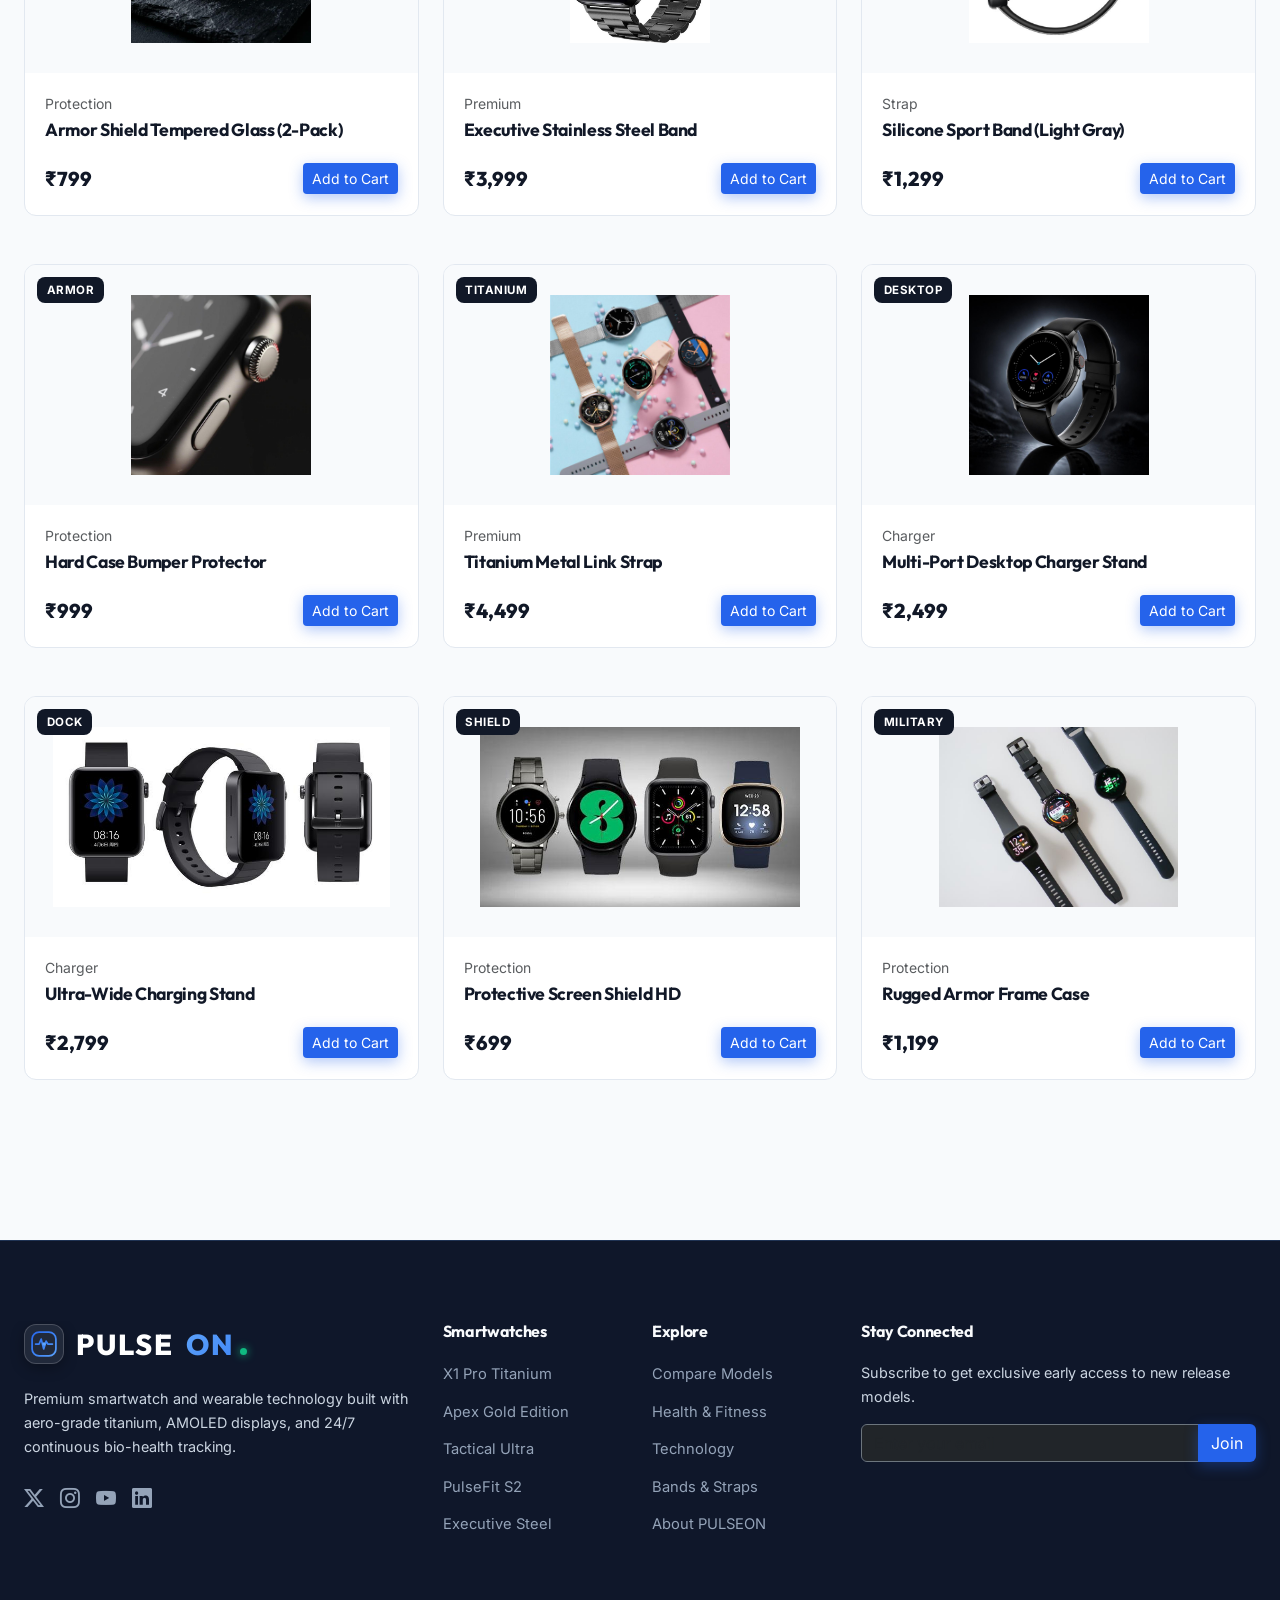
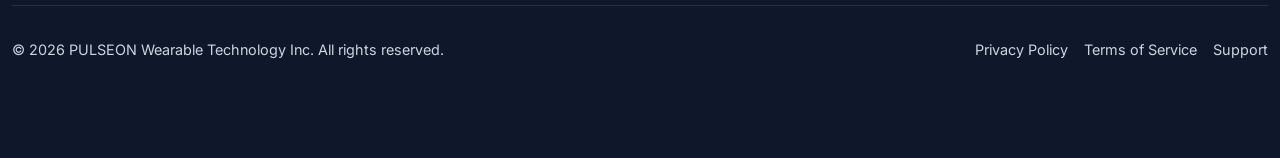
<file: accessories.html>
﻿<!DOCTYPE html>
<html lang="en">
<head>
  <meta charset="UTF-8">
  <meta name="viewport" content="width=device-width, initial-scale=1.0">
  <title>Bands & Accessories | PULSEON</title>
  <!-- Brand Logo Favicon -->
  <link rel="icon" type="image/svg+xml" href="assets/images/favicon.svg">
  <meta name="description" content="Personalize your PULSEON smartwatch with Italian leather straps, titanium mesh bands, fast wireless chargers, and armor shield screen protectors.">
  
  <link href="https://cdn.jsdelivr.net/npm/bootstrap@5.3.2/dist/css/bootstrap.min.css" rel="stylesheet">
  <link href="https://cdn.jsdelivr.net/npm/bootstrap-icons@1.11.1/font/bootstrap-icons.css" rel="stylesheet">
  <link rel="stylesheet" href="assets/css/style.css">
</head>
<body>

  <div id="scroll-progress"></div>
  <div id="page-loader">
    <div class="loader-brand">PULSE<span>ON</span></div>
    <div class="loader-spinner"></div>
  </div>

  <!-- Navbar -->
    <nav class="navbar navbar-expand-lg navbar-pulseon">
    <div class="container">
      <a class="navbar-brand navbar-brand-text" href="index.html">
        PULSE<span>ON</span>
      </a>

      <!-- Mobile & Tablet Hamburger Toggler -->
      <button class="navbar-toggler navbar-toggler-custom border-0 shadow-none" type="button" id="mobile-nav-toggler" aria-label="Toggle navigation">
        <i class="bi bi-list fs-2 text-dark"></i>
      </button>

      <!-- Desktop & Mobile Dropdown Nav Links -->
      <div class="collapse navbar-collapse navbar-collapse-custom justify-content-center" id="mobile-nav-menu">
        <ul class="navbar-nav gap-lg-3">
          <li class="nav-item">
            <a class="nav-link nav-link-custom " href="index.html">Home</a>
          </li>
          <li class="nav-item">
            <a class="nav-link nav-link-custom " href="smartwatches.html">Smartwatches</a>
          </li>
          <li class="nav-item">
            <a class="nav-link nav-link-custom " href="features.html">Features</a>
          </li>
          <li class="nav-item">
            <a class="nav-link nav-link-custom " href="technology.html">Technology</a>
          </li>
          <li class="nav-item">
            <a class="nav-link nav-link-custom active" href="accessories.html">Accessories</a>
          </li>
        </ul>

        <!-- Mobile & Tablet Actions Inside Dropdown -->
        <div class="mobile-dropdown-actions d-lg-none mt-3 pt-3 border-top w-100">
          <div class="d-flex justify-content-around align-items-center mb-3">
            <a href="compare.html" class="nav-icon-btn" title="Compare Matrix">
              <i class="bi bi-shuffle"></i>
              <span class="badge-count compare-badge-count">0</span>
            </a>
            <a href="dashboard.html" class="nav-icon-btn" title="Wishlist">
              <i class="bi bi-heart"></i>
              <span class="badge-count wishlist-badge-count">0</span>
            </a>
            <a href="dashboard.html" class="nav-icon-btn" title="Shopping Cart">
              <i class="bi bi-bag"></i>
              <span class="badge-count cart-badge-count">0</span>
            </a>
          </div>
          <a href="admin.html" class="btn btn-sm btn-pulseon-outline w-100 text-center">Admin Portal</a>
        </div>
      </div>

      <!-- Desktop Only Quick Action Icons -->
      <div class="d-none d-lg-flex align-items-center gap-3">
        <a href="compare.html" class="nav-icon-btn" title="Compare Matrix">
          <i class="bi bi-shuffle"></i>
          <span class="badge-count compare-badge-count">0</span>
        </a>
        <a href="dashboard.html" class="nav-icon-btn" title="Wishlist">
          <i class="bi bi-heart"></i>
          <span class="badge-count wishlist-badge-count">0</span>
        </a>
        <a href="dashboard.html" class="nav-icon-btn" title="Shopping Cart">
          <i class="bi bi-bag"></i>
          <span class="badge-count cart-badge-count">0</span>
        </a>
        <a href="admin.html" class="btn btn-sm btn-pulseon-outline ms-2">Admin</a>
      </div>
    </div>
  </nav>

  <!-- Banner Header -->
  <section class="bg-white border-bottom py-5">
    <div class="container">
      <div class="row align-items-center">
        <div class="col-lg-7 reveal">
          <span class="section-tag">Custom Style</span>
          <h1 class="display-5 fw-bold mb-3">BANDS & ACCESSORIES</h1>
          <p class="lead text-muted">
            Transform your PULSEON watch instantly with quick-release Italian leather straps, magnetic steel mesh bands, high-speed wireless charging docks, and protective armor cases.
          </p>
        </div>
        <div class="col-lg-5 text-center reveal">
          <img src="assets/images/19.jpg" alt="PULSEON Straps & Accessories" class="img-fluid rounded shadow-sm" style="max-height: 220px; object-fit: cover;">
        </div>
      </div>
    </div>
  </section>

  <!-- Craftsmanship Highlight -->
  <section class="py-5 border-bottom bg-light">
    <div class="container">
      <div class="row align-items-center g-4">
        <div class="col-md-6 reveal text-center">
          <img src="assets/images/43.jpg" alt="Macro Leather Stitching" class="img-fluid rounded shadow">
        </div>
        <div class="col-md-6 reveal">
          <span class="section-tag">Premium Materials</span>
          <h3 class="fw-bold">Hand-Stitched Italian Leather</h3>
          <p class="text-muted">
            Sourced from Tuscan tanneries, our genuine leather straps develop a rich patina over time, combining heritage luxury with stainless steel pin buckles.
          </p>
        </div>
      </div>
    </div>
  </section>

  <!-- Accessories Catalog Grid & Filter -->
  <section class="section-padding">
    <div class="container">
      <div class="filter-btn-group reveal">
        <button class="filter-btn acc-filter-btn active" data-filter="All">All Accessories</button>
        <button class="filter-btn acc-filter-btn" data-filter="Strap">Straps & Bands</button>
        <button class="filter-btn acc-filter-btn" data-filter="Charger">Charging Docks</button>
        <button class="filter-btn acc-filter-btn" data-filter="Protection">Screen Protection</button>
        <button class="filter-btn acc-filter-btn" data-filter="Premium">Luxury Steel</button>
      </div>

      <div class="row g-4" id="accessories-grid">
        <!-- Rendered via main.js -->
      </div>
    </div>
  </section>

  <!-- Footer -->
  <!-- FOOTER -->
  <footer class="footer-pulseon">
    <div class="container">
      <div class="row g-4">
        <div class="col-lg-4 col-md-6">
          <div class="footer-brand">PULSE<span>ON</span></div>
          <p class="small text-muted mb-4">
            Premium smartwatch and wearable technology built with aero-grade titanium, AMOLED displays, and 24/7 continuous bio-health tracking.
          </p>
          <div class="d-flex gap-3 text-white fs-5">
            <a href="#" class="text-white-50 hover-white"><i class="bi bi-twitter-x"></i></a>
            <a href="#" class="text-white-50 hover-white"><i class="bi bi-instagram"></i></a>
            <a href="#" class="text-white-50 hover-white"><i class="bi bi-youtube"></i></a>
            <a href="#" class="text-white-50 hover-white"><i class="bi bi-linkedin"></i></a>
          </div>
        </div>

        <div class="col-lg-2 col-6">
          <h6 class="footer-heading">Smartwatches</h6>
          <ul class="footer-links">
            <li><a href="smartwatches.html">X1 Pro Titanium</a></li>
            <li><a href="smartwatches.html">Apex Gold Edition</a></li>
            <li><a href="smartwatches.html">Tactical Ultra</a></li>
            <li><a href="smartwatches.html">PulseFit S2</a></li>
            <li><a href="smartwatches.html">Executive Steel</a></li>
          </ul>
        </div>

        <div class="col-lg-2 col-6">
          <h6 class="footer-heading">Explore</h6>
          <ul class="footer-links">
            <li><a href="compare.html">Compare Models</a></li>
            <li><a href="features.html">Health & Fitness</a></li>
            <li><a href="technology.html">Technology</a></li>
            <li><a href="accessories.html">Bands & Straps</a></li>
            <li><a href="about.html">About PULSEON</a></li>
          </ul>
        </div>

        <div class="col-lg-4 col-md-6">
          <h6 class="footer-heading">Stay Connected</h6>
          <p class="small text-muted mb-3">Subscribe to get exclusive early access to new release models.</p>
          <form onsubmit="event.preventDefault(); showToast('Subscribed to PULSEON Updates!');">
            <div class="input-group">
              <input type="email" class="form-control bg-dark text-white border-secondary" placeholder="Enter your email" required>
              <button class="btn btn-pulseon-primary" type="submit">Join</button>
            </div>
          </form>
        </div>
      </div>

      <div class="footer-bottom d-flex flex-column flex-md-row justify-content-between align-items-center text-muted">
        <div>&copy; 2026 PULSEON Wearable Technology Inc. All rights reserved.</div>
        <div class="d-flex gap-3 mt-2 mt-md-0">
          <a href="contact.html" class="text-muted">Privacy Policy</a>
          <a href="contact.html" class="text-muted">Terms of Service</a>
          <a href="contact.html" class="text-muted">Support</a>
        </div>
      </div>
    </div>
  </footer>

  <script src="https://cdn.jsdelivr.net/npm/bootstrap@5.3.2/dist/js/bootstrap.bundle.min.js"></script>
  <script src="assets/js/main.js"></script>
</body>
</html>
</file>
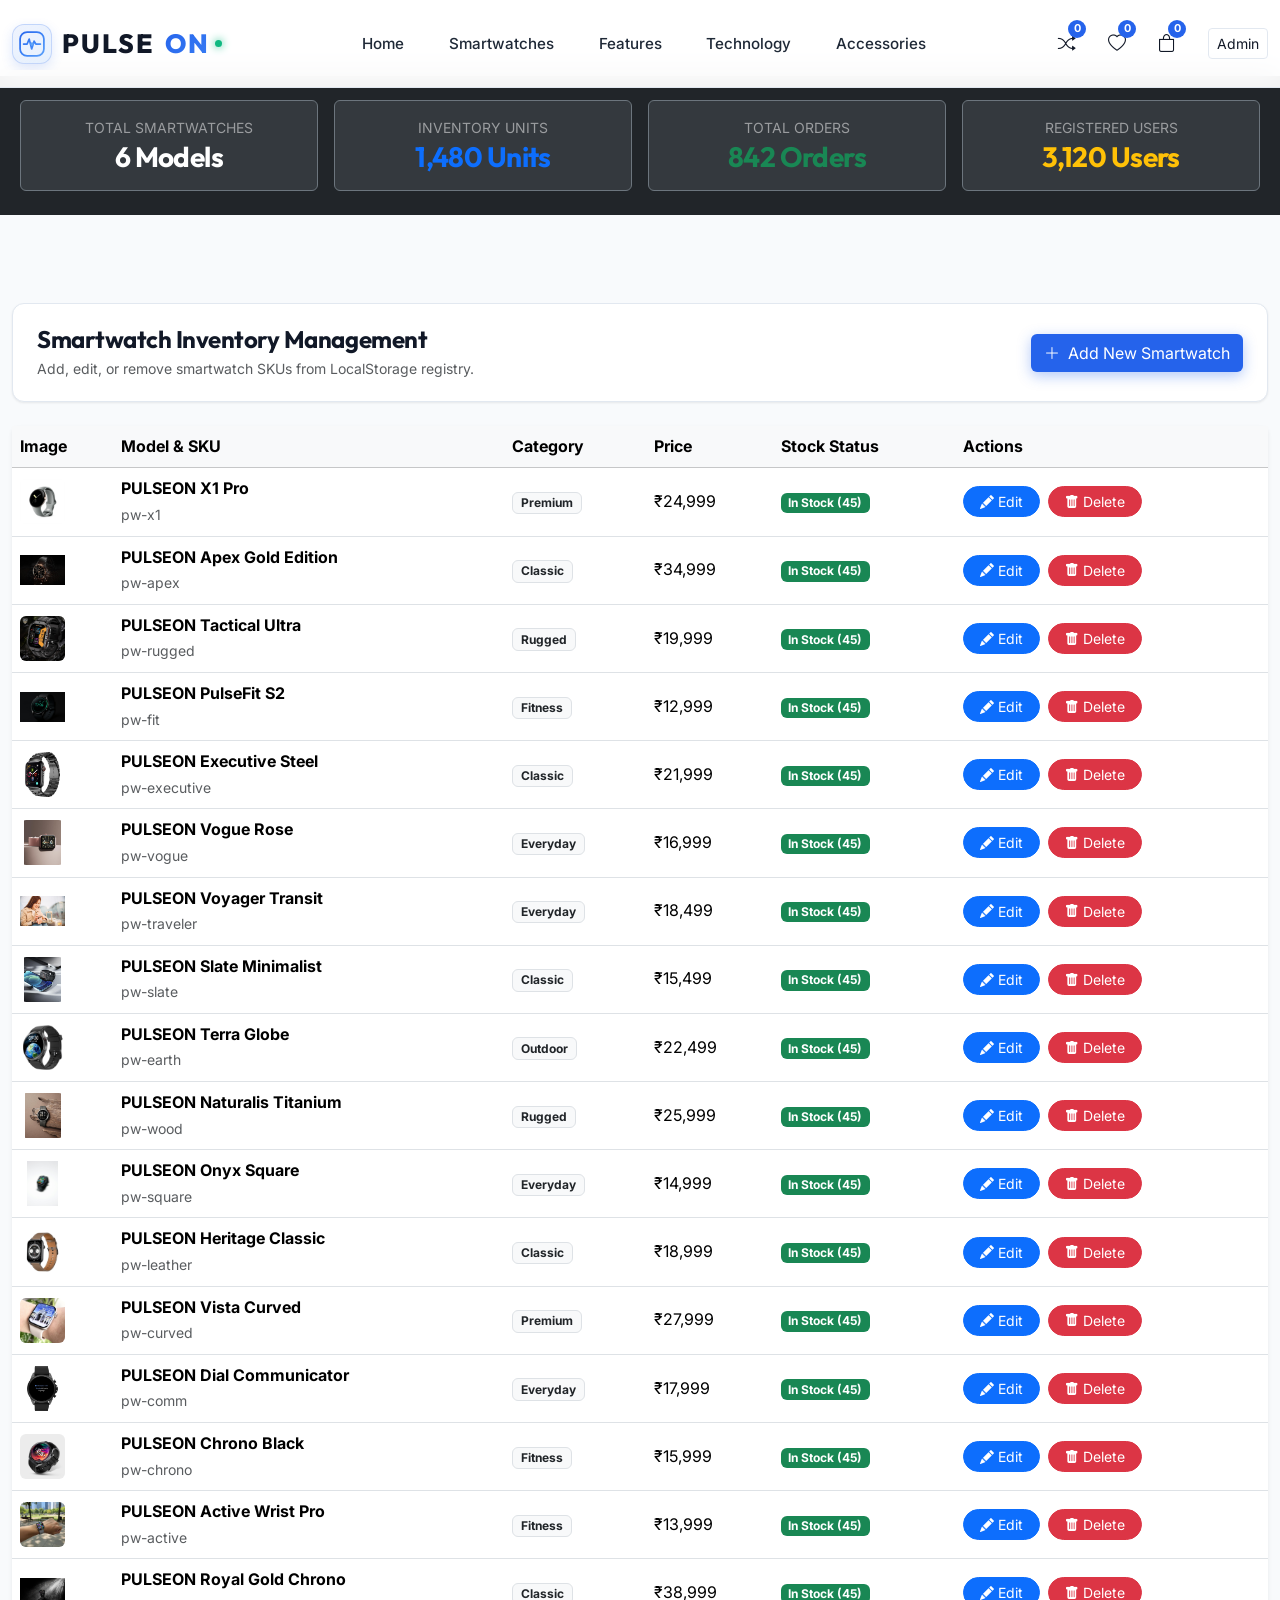
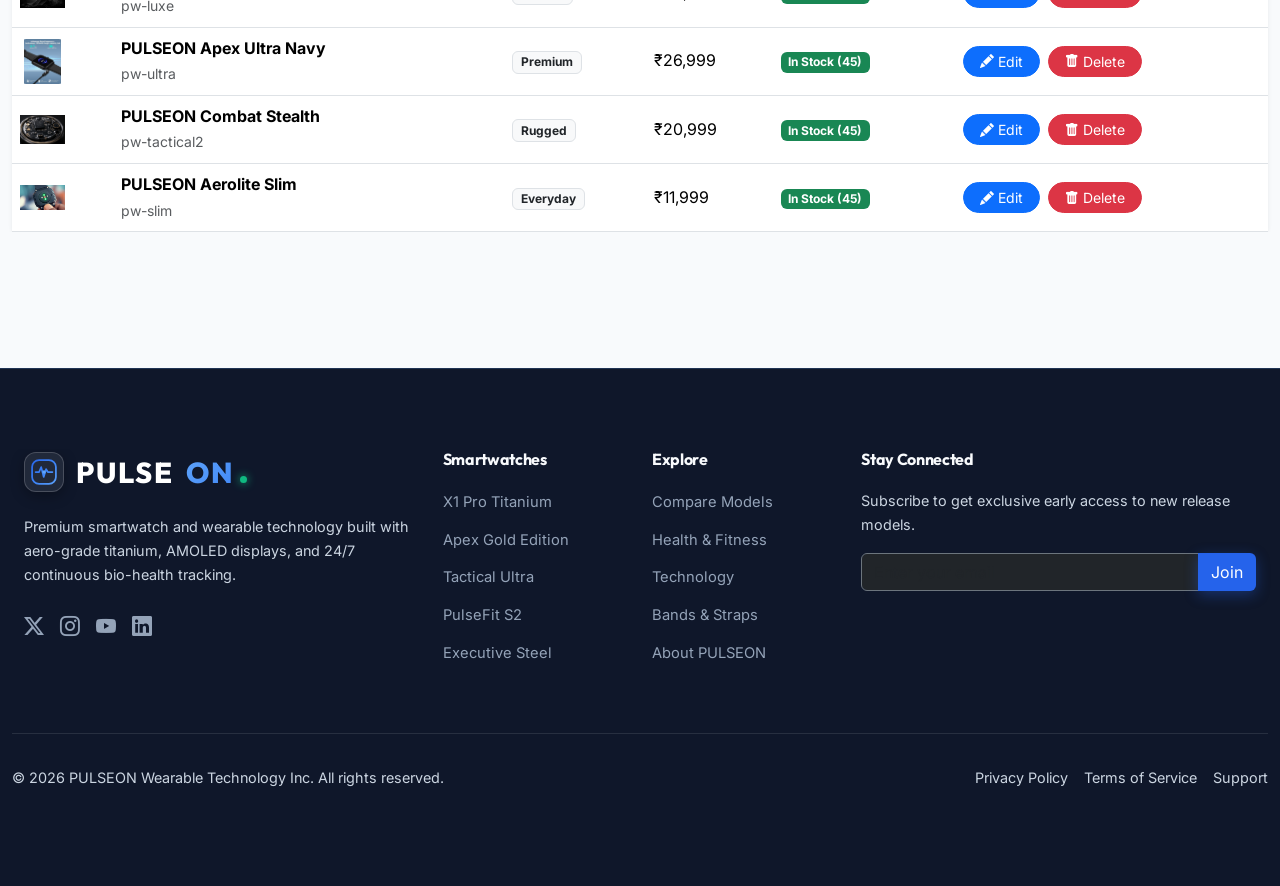
<file: admin.html>
<!DOCTYPE html>
<html lang="en">
<head>
  <meta charset="UTF-8">
  <meta name="viewport" content="width=device-width, initial-scale=1.0">
  <title>PULSEON Admin Panel | Inventory & Product Control</title>
  <!-- Brand Logo Favicon -->
  <link rel="icon" type="image/svg+xml" href="assets/images/favicon.svg">
  <meta name="description" content="PULSEON administrative dashboard for inventory management, product updates, order tracking, and system telemetry.">
  
  <link href="https://cdn.jsdelivr.net/npm/bootstrap@5.3.2/dist/css/bootstrap.min.css" rel="stylesheet">
  <link href="https://cdn.jsdelivr.net/npm/bootstrap-icons@1.11.1/font/bootstrap-icons.css" rel="stylesheet">
  <link rel="stylesheet" href="assets/css/style.css">
</head>
<body>

  <div id="scroll-progress"></div>
  <div id="page-loader">
    <div class="loader-brand">PULSE<span>ON</span></div>
    <div class="loader-spinner"></div>
  </div>

  <!-- Navbar -->
    <nav class="navbar navbar-expand-lg navbar-pulseon">
    <div class="container">
      <a class="navbar-brand navbar-brand-text" href="index.html">
        PULSE<span>ON</span>
      </a>

      <!-- Mobile & Tablet Hamburger Toggler -->
      <button class="navbar-toggler navbar-toggler-custom border-0 shadow-none" type="button" id="mobile-nav-toggler" aria-label="Toggle navigation">
        <i class="bi bi-list fs-2 text-dark"></i>
      </button>

      <!-- Desktop & Mobile Dropdown Nav Links -->
      <div class="collapse navbar-collapse navbar-collapse-custom justify-content-center" id="mobile-nav-menu">
        <ul class="navbar-nav gap-lg-3">
          <li class="nav-item">
            <a class="nav-link nav-link-custom " href="index.html">Home</a>
          </li>
          <li class="nav-item">
            <a class="nav-link nav-link-custom " href="smartwatches.html">Smartwatches</a>
          </li>
          <li class="nav-item">
            <a class="nav-link nav-link-custom " href="features.html">Features</a>
          </li>
          <li class="nav-item">
            <a class="nav-link nav-link-custom " href="technology.html">Technology</a>
          </li>
          <li class="nav-item">
            <a class="nav-link nav-link-custom " href="accessories.html">Accessories</a>
          </li>
        </ul>

        <!-- Mobile & Tablet Actions Inside Dropdown -->
        <div class="mobile-dropdown-actions d-lg-none mt-3 pt-3 border-top w-100">
          <div class="d-flex justify-content-around align-items-center mb-3">
            <a href="compare.html" class="nav-icon-btn" title="Compare Matrix">
              <i class="bi bi-shuffle"></i>
              <span class="badge-count compare-badge-count">0</span>
            </a>
            <a href="dashboard.html" class="nav-icon-btn" title="Wishlist">
              <i class="bi bi-heart"></i>
              <span class="badge-count wishlist-badge-count">0</span>
            </a>
            <a href="dashboard.html" class="nav-icon-btn" title="Shopping Cart">
              <i class="bi bi-bag"></i>
              <span class="badge-count cart-badge-count">0</span>
            </a>
          </div>
          <a href="admin.html" class="btn btn-sm btn-pulseon-outline w-100 text-center">Admin Portal</a>
        </div>
      </div>

      <!-- Desktop Only Quick Action Icons -->
      <div class="d-none d-lg-flex align-items-center gap-3">
        <a href="compare.html" class="nav-icon-btn" title="Compare Matrix">
          <i class="bi bi-shuffle"></i>
          <span class="badge-count compare-badge-count">0</span>
        </a>
        <a href="dashboard.html" class="nav-icon-btn" title="Wishlist">
          <i class="bi bi-heart"></i>
          <span class="badge-count wishlist-badge-count">0</span>
        </a>
        <a href="dashboard.html" class="nav-icon-btn" title="Shopping Cart">
          <i class="bi bi-bag"></i>
          <span class="badge-count cart-badge-count">0</span>
        </a>
        <a href="admin.html" class="btn btn-sm btn-pulseon-outline ms-2">Admin</a>
      </div>
    </div>
  </nav>

  <!-- Admin Stats Overview Bar -->
  <section class="bg-dark text-white py-4">
    <div class="container">
      <div class="row text-center g-3 align-items-stretch">
        <div class="col-md-3 col-6 d-flex">
          <div class="p-3 bg-secondary bg-opacity-25 rounded border border-secondary admin-stat-card">
            <span class="text-white-50 small d-block">TOTAL SMARTWATCHES</span>
            <h3 class="fw-bold mb-0 text-white">6 Models</h3>
          </div>
        </div>
        <div class="col-md-3 col-6 d-flex">
          <div class="p-3 bg-secondary bg-opacity-25 rounded border border-secondary admin-stat-card">
            <span class="text-white-50 small d-block">INVENTORY UNITS</span>
            <h3 class="fw-bold mb-0 text-primary">1,480 Units</h3>
          </div>
        </div>
        <div class="col-md-3 col-6 d-flex">
          <div class="p-3 bg-secondary bg-opacity-25 rounded border border-secondary admin-stat-card">
            <span class="text-white-50 small d-block">TOTAL ORDERS</span>
            <h3 class="fw-bold mb-0 text-success">842 Orders</h3>
          </div>
        </div>
        <div class="col-md-3 col-6 d-flex">
          <div class="p-3 bg-secondary bg-opacity-25 rounded border border-secondary admin-stat-card">
            <span class="text-white-50 small d-block">REGISTERED USERS</span>
            <h3 class="fw-bold mb-0 text-warning">3,120 Users</h3>
          </div>
        </div>
      </div>
    </div>
  </section>

  <!-- Admin Management Body -->
  <section class="section-padding">
    <div class="container">
      
      <!-- Management Header Actions -->
      <div class="admin-header-actions d-flex flex-column flex-sm-row justify-content-between align-items-start align-items-sm-center gap-3 mb-4 reveal">
        <div>
          <h3 class="fw-bold mb-1 fs-4 fs-md-3">Smartwatch Inventory Management</h3>
          <p class="text-muted small mb-0">Add, edit, or remove smartwatch SKUs from LocalStorage registry.</p>
        </div>
        <button class="btn btn-pulseon-primary text-nowrap flex-shrink-0" data-bs-toggle="modal" data-bs-target="#addProductModal">
          <i class="bi bi-plus-lg me-1"></i> Add New Smartwatch
        </button>
      </div>

      <!-- Table Container -->
      <div class="card border-0 shadow-sm reveal">
        <div class="card-body p-0">
          <div class="table-responsive">
            <table class="table table-hover align-middle mb-0">
              <thead class="table-light">
                <tr>
                  <th>Image</th>
                  <th>Model & SKU</th>
                  <th>Category</th>
                  <th>Price</th>
                  <th>Stock Status</th>
                  <th>Actions</th>
                </tr>
              </thead>
              <tbody id="admin-product-table">
                <!-- Rendered dynamically via main.js -->
              </tbody>
            </table>
          </div>
        </div>
      </div>

    </div>
  </section>

  <!-- Add Product Modal -->
  <div class="modal fade" id="addProductModal" tabindex="-1" aria-hidden="true">
    <div class="modal-dialog modal-dialog-centered">
      <div class="modal-content">
        <div class="modal-header">
          <h5 class="modal-title fw-bold">Add New Smartwatch SKU</h5>
          <button type="button" class="btn-close" data-bs-dismiss="modal" aria-label="Close"></button>
        </div>
        <form id="add-product-form">
          <div class="modal-body">
            <div class="mb-3">
              <label class="form-label">Model Name</label>
              <input type="text" id="new-prod-name" class="form-control" placeholder="e.g. PULSEON X2 Titanium" required>
            </div>
            <div class="mb-3">
              <label class="form-label">Category</label>
              <select id="new-prod-category" class="form-select">
                <option value="Premium">Premium</option>
                <option value="Classic">Classic</option>
                <option value="Rugged">Rugged</option>
                <option value="Fitness">Fitness</option>
                <option value="Everyday">Everyday</option>
              </select>
            </div>
            <div class="row g-2 mb-3">
              <div class="col-6">
                <label class="form-label">Price (₹)</label>
                <input type="number" id="new-prod-price" class="form-control" placeholder="24999" required>
              </div>
              <div class="col-6">
                <label class="form-label">Stock Units</label>
                <input type="number" id="new-prod-stock" class="form-control" placeholder="50" required>
              </div>
            </div>
          </div>
          <div class="modal-footer">
            <button type="button" class="btn btn-secondary" data-bs-dismiss="modal">Cancel</button>
            <button type="submit" class="btn btn-pulseon-primary">Save Product</button>
          </div>
        </form>
      </div>
    </div>
  </div>

  <!-- Footer -->
  <!-- FOOTER -->
  <footer class="footer-pulseon">
    <div class="container">
      <div class="row g-4">
        <div class="col-lg-4 col-md-6">
          <div class="footer-brand">PULSE<span>ON</span></div>
          <p class="small text-muted mb-4">
            Premium smartwatch and wearable technology built with aero-grade titanium, AMOLED displays, and 24/7 continuous bio-health tracking.
          </p>
          <div class="d-flex gap-3 text-white fs-5">
            <a href="#" class="text-white-50 hover-white"><i class="bi bi-twitter-x"></i></a>
            <a href="#" class="text-white-50 hover-white"><i class="bi bi-instagram"></i></a>
            <a href="#" class="text-white-50 hover-white"><i class="bi bi-youtube"></i></a>
            <a href="#" class="text-white-50 hover-white"><i class="bi bi-linkedin"></i></a>
          </div>
        </div>

        <div class="col-lg-2 col-6">
          <h6 class="footer-heading">Smartwatches</h6>
          <ul class="footer-links">
            <li><a href="smartwatches.html">X1 Pro Titanium</a></li>
            <li><a href="smartwatches.html">Apex Gold Edition</a></li>
            <li><a href="smartwatches.html">Tactical Ultra</a></li>
            <li><a href="smartwatches.html">PulseFit S2</a></li>
            <li><a href="smartwatches.html">Executive Steel</a></li>
          </ul>
        </div>

        <div class="col-lg-2 col-6">
          <h6 class="footer-heading">Explore</h6>
          <ul class="footer-links">
            <li><a href="compare.html">Compare Models</a></li>
            <li><a href="features.html">Health & Fitness</a></li>
            <li><a href="technology.html">Technology</a></li>
            <li><a href="accessories.html">Bands & Straps</a></li>
            <li><a href="about.html">About PULSEON</a></li>
          </ul>
        </div>

        <div class="col-lg-4 col-md-6">
          <h6 class="footer-heading">Stay Connected</h6>
          <p class="small text-muted mb-3">Subscribe to get exclusive early access to new release models.</p>
          <form onsubmit="event.preventDefault(); showToast('Subscribed to PULSEON Updates!');">
            <div class="input-group">
              <input type="email" class="form-control bg-dark text-white border-secondary" placeholder="Enter your email" required>
              <button class="btn btn-pulseon-primary" type="submit">Join</button>
            </div>
          </form>
        </div>
      </div>

      <div class="footer-bottom d-flex flex-column flex-md-row justify-content-between align-items-center text-muted">
        <div>&copy; 2026 PULSEON Wearable Technology Inc. All rights reserved.</div>
        <div class="d-flex gap-3 mt-2 mt-md-0">
          <a href="contact.html" class="text-muted">Privacy Policy</a>
          <a href="contact.html" class="text-muted">Terms of Service</a>
          <a href="contact.html" class="text-muted">Support</a>
        </div>
      </div>
    </div>
  </footer>

  <script src="https://cdn.jsdelivr.net/npm/bootstrap@5.3.2/dist/js/bootstrap.bundle.min.js"></script>
  <script src="assets/js/main.js"></script>
</body>
</html>
</file>
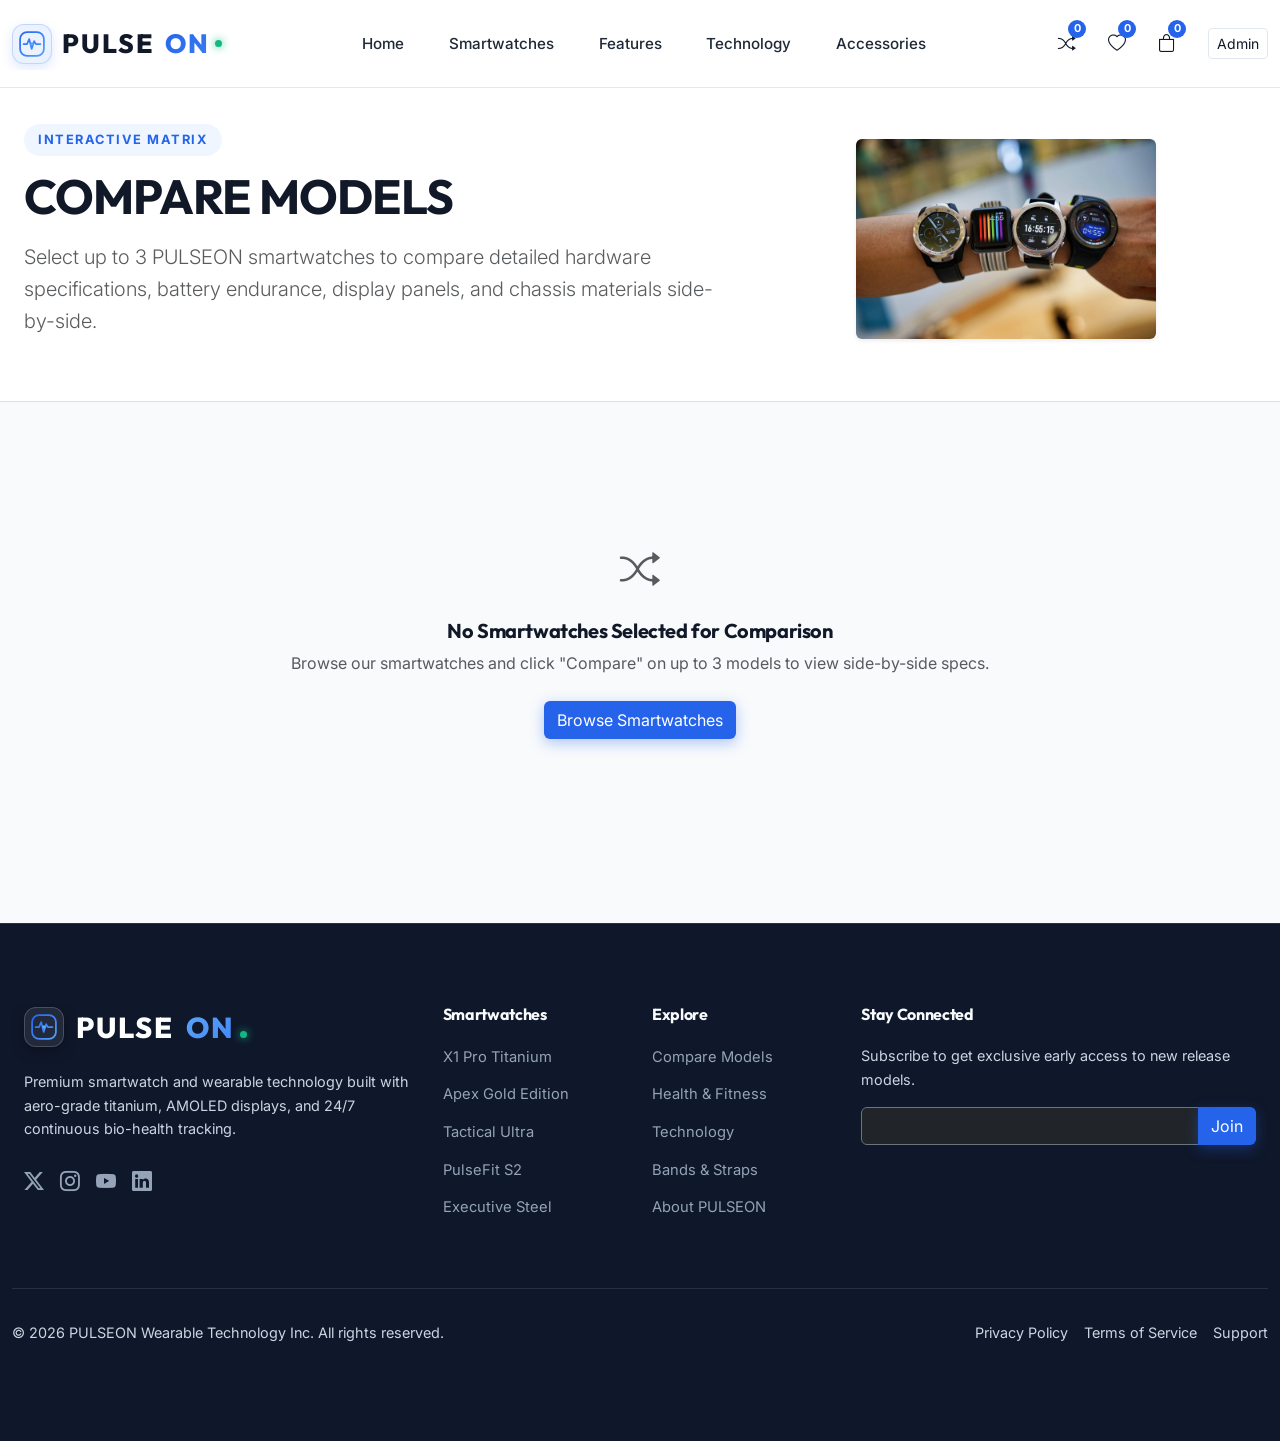
<file: compare.html>
﻿<!DOCTYPE html>
<html lang="en">
<head>
  <meta charset="UTF-8">
  <meta name="viewport" content="width=device-width, initial-scale=1.0">
  <title>Compare Smartwatches | PULSEON</title>
  <!-- Brand Logo Favicon -->
  <link rel="icon" type="image/svg+xml" href="assets/images/favicon.svg">
  <meta name="description" content="Compare PULSEON smartwatch models side-by-side. Analyze battery life, display resolution, bio-sensors, water resistance ratings, and materials.">
  
  <link href="https://cdn.jsdelivr.net/npm/bootstrap@5.3.2/dist/css/bootstrap.min.css" rel="stylesheet">
  <link href="https://cdn.jsdelivr.net/npm/bootstrap-icons@1.11.1/font/bootstrap-icons.css" rel="stylesheet">
  <link rel="stylesheet" href="assets/css/style.css">
</head>
<body>

  <div id="scroll-progress"></div>
  <div id="page-loader">
    <div class="loader-brand">PULSE<span>ON</span></div>
    <div class="loader-spinner"></div>
  </div>

  <!-- Navbar -->
    <nav class="navbar navbar-expand-lg navbar-pulseon">
    <div class="container">
      <a class="navbar-brand navbar-brand-text" href="index.html">
        PULSE<span>ON</span>
      </a>

      <!-- Mobile & Tablet Hamburger Toggler -->
      <button class="navbar-toggler navbar-toggler-custom border-0 shadow-none" type="button" id="mobile-nav-toggler" aria-label="Toggle navigation">
        <i class="bi bi-list fs-2 text-dark"></i>
      </button>

      <!-- Desktop & Mobile Dropdown Nav Links -->
      <div class="collapse navbar-collapse navbar-collapse-custom justify-content-center" id="mobile-nav-menu">
        <ul class="navbar-nav gap-lg-3">
          <li class="nav-item">
            <a class="nav-link nav-link-custom " href="index.html">Home</a>
          </li>
          <li class="nav-item">
            <a class="nav-link nav-link-custom " href="smartwatches.html">Smartwatches</a>
          </li>
          <li class="nav-item">
            <a class="nav-link nav-link-custom " href="features.html">Features</a>
          </li>
          <li class="nav-item">
            <a class="nav-link nav-link-custom " href="technology.html">Technology</a>
          </li>
          <li class="nav-item">
            <a class="nav-link nav-link-custom " href="accessories.html">Accessories</a>
          </li>
        </ul>

        <!-- Mobile & Tablet Actions Inside Dropdown -->
        <div class="mobile-dropdown-actions d-lg-none mt-3 pt-3 border-top w-100">
          <div class="d-flex justify-content-around align-items-center mb-3">
            <a href="compare.html" class="nav-icon-btn" title="Compare Matrix">
              <i class="bi bi-shuffle"></i>
              <span class="badge-count compare-badge-count">0</span>
            </a>
            <a href="dashboard.html" class="nav-icon-btn" title="Wishlist">
              <i class="bi bi-heart"></i>
              <span class="badge-count wishlist-badge-count">0</span>
            </a>
            <a href="dashboard.html" class="nav-icon-btn" title="Shopping Cart">
              <i class="bi bi-bag"></i>
              <span class="badge-count cart-badge-count">0</span>
            </a>
          </div>
          <a href="admin.html" class="btn btn-sm btn-pulseon-outline w-100 text-center">Admin Portal</a>
        </div>
      </div>

      <!-- Desktop Only Quick Action Icons -->
      <div class="d-none d-lg-flex align-items-center gap-3">
        <a href="compare.html" class="nav-icon-btn" title="Compare Matrix">
          <i class="bi bi-shuffle"></i>
          <span class="badge-count compare-badge-count">0</span>
        </a>
        <a href="dashboard.html" class="nav-icon-btn" title="Wishlist">
          <i class="bi bi-heart"></i>
          <span class="badge-count wishlist-badge-count">0</span>
        </a>
        <a href="dashboard.html" class="nav-icon-btn" title="Shopping Cart">
          <i class="bi bi-bag"></i>
          <span class="badge-count cart-badge-count">0</span>
        </a>
        <a href="admin.html" class="btn btn-sm btn-pulseon-outline ms-2">Admin</a>
      </div>
    </div>
  </nav>

  <!-- Banner -->
  <section class="bg-white border-bottom py-5">
    <div class="container">
      <div class="row align-items-center">
        <div class="col-lg-7 reveal">
          <span class="section-tag">Interactive Matrix</span>
          <h1 class="display-5 fw-bold mb-3">COMPARE MODELS</h1>
          <p class="lead text-muted">
            Select up to 3 PULSEON smartwatches to compare detailed hardware specifications, battery endurance, display panels, and chassis materials side-by-side.
          </p>
        </div>
        <div class="col-lg-5 text-center reveal">
          <img src="assets/images/50.jpg" alt="Compare PULSEON Models" class="img-fluid rounded shadow-sm" style="max-height: 200px; object-fit: cover;">
        </div>
      </div>
    </div>
  </section>

  <!-- Comparison Matrix Section -->
  <section class="section-padding">
    <div class="container">
      <div id="compare-table-container" class="reveal">
        <!-- Dynamically rendered via main.js -->
      </div>
    </div>
  </section>

  <!-- Footer -->
  <!-- FOOTER -->
  <footer class="footer-pulseon">
    <div class="container">
      <div class="row g-4">
        <div class="col-lg-4 col-md-6">
          <div class="footer-brand">PULSE<span>ON</span></div>
          <p class="small text-muted mb-4">
            Premium smartwatch and wearable technology built with aero-grade titanium, AMOLED displays, and 24/7 continuous bio-health tracking.
          </p>
          <div class="d-flex gap-3 text-white fs-5">
            <a href="#" class="text-white-50 hover-white"><i class="bi bi-twitter-x"></i></a>
            <a href="#" class="text-white-50 hover-white"><i class="bi bi-instagram"></i></a>
            <a href="#" class="text-white-50 hover-white"><i class="bi bi-youtube"></i></a>
            <a href="#" class="text-white-50 hover-white"><i class="bi bi-linkedin"></i></a>
          </div>
        </div>

        <div class="col-lg-2 col-6">
          <h6 class="footer-heading">Smartwatches</h6>
          <ul class="footer-links">
            <li><a href="smartwatches.html">X1 Pro Titanium</a></li>
            <li><a href="smartwatches.html">Apex Gold Edition</a></li>
            <li><a href="smartwatches.html">Tactical Ultra</a></li>
            <li><a href="smartwatches.html">PulseFit S2</a></li>
            <li><a href="smartwatches.html">Executive Steel</a></li>
          </ul>
        </div>

        <div class="col-lg-2 col-6">
          <h6 class="footer-heading">Explore</h6>
          <ul class="footer-links">
            <li><a href="compare.html">Compare Models</a></li>
            <li><a href="features.html">Health & Fitness</a></li>
            <li><a href="technology.html">Technology</a></li>
            <li><a href="accessories.html">Bands & Straps</a></li>
            <li><a href="about.html">About PULSEON</a></li>
          </ul>
        </div>

        <div class="col-lg-4 col-md-6">
          <h6 class="footer-heading">Stay Connected</h6>
          <p class="small text-muted mb-3">Subscribe to get exclusive early access to new release models.</p>
          <form onsubmit="event.preventDefault(); showToast('Subscribed to PULSEON Updates!');">
            <div class="input-group">
              <input type="email" class="form-control bg-dark text-white border-secondary" placeholder="Enter your email" required>
              <button class="btn btn-pulseon-primary" type="submit">Join</button>
            </div>
          </form>
        </div>
      </div>

      <div class="footer-bottom d-flex flex-column flex-md-row justify-content-between align-items-center text-muted">
        <div>&copy; 2026 PULSEON Wearable Technology Inc. All rights reserved.</div>
        <div class="d-flex gap-3 mt-2 mt-md-0">
          <a href="contact.html" class="text-muted">Privacy Policy</a>
          <a href="contact.html" class="text-muted">Terms of Service</a>
          <a href="contact.html" class="text-muted">Support</a>
        </div>
      </div>
    </div>
  </footer>

  <script src="https://cdn.jsdelivr.net/npm/bootstrap@5.3.2/dist/js/bootstrap.bundle.min.js"></script>
  <script src="assets/js/main.js"></script>
</body>
</html>
</file>
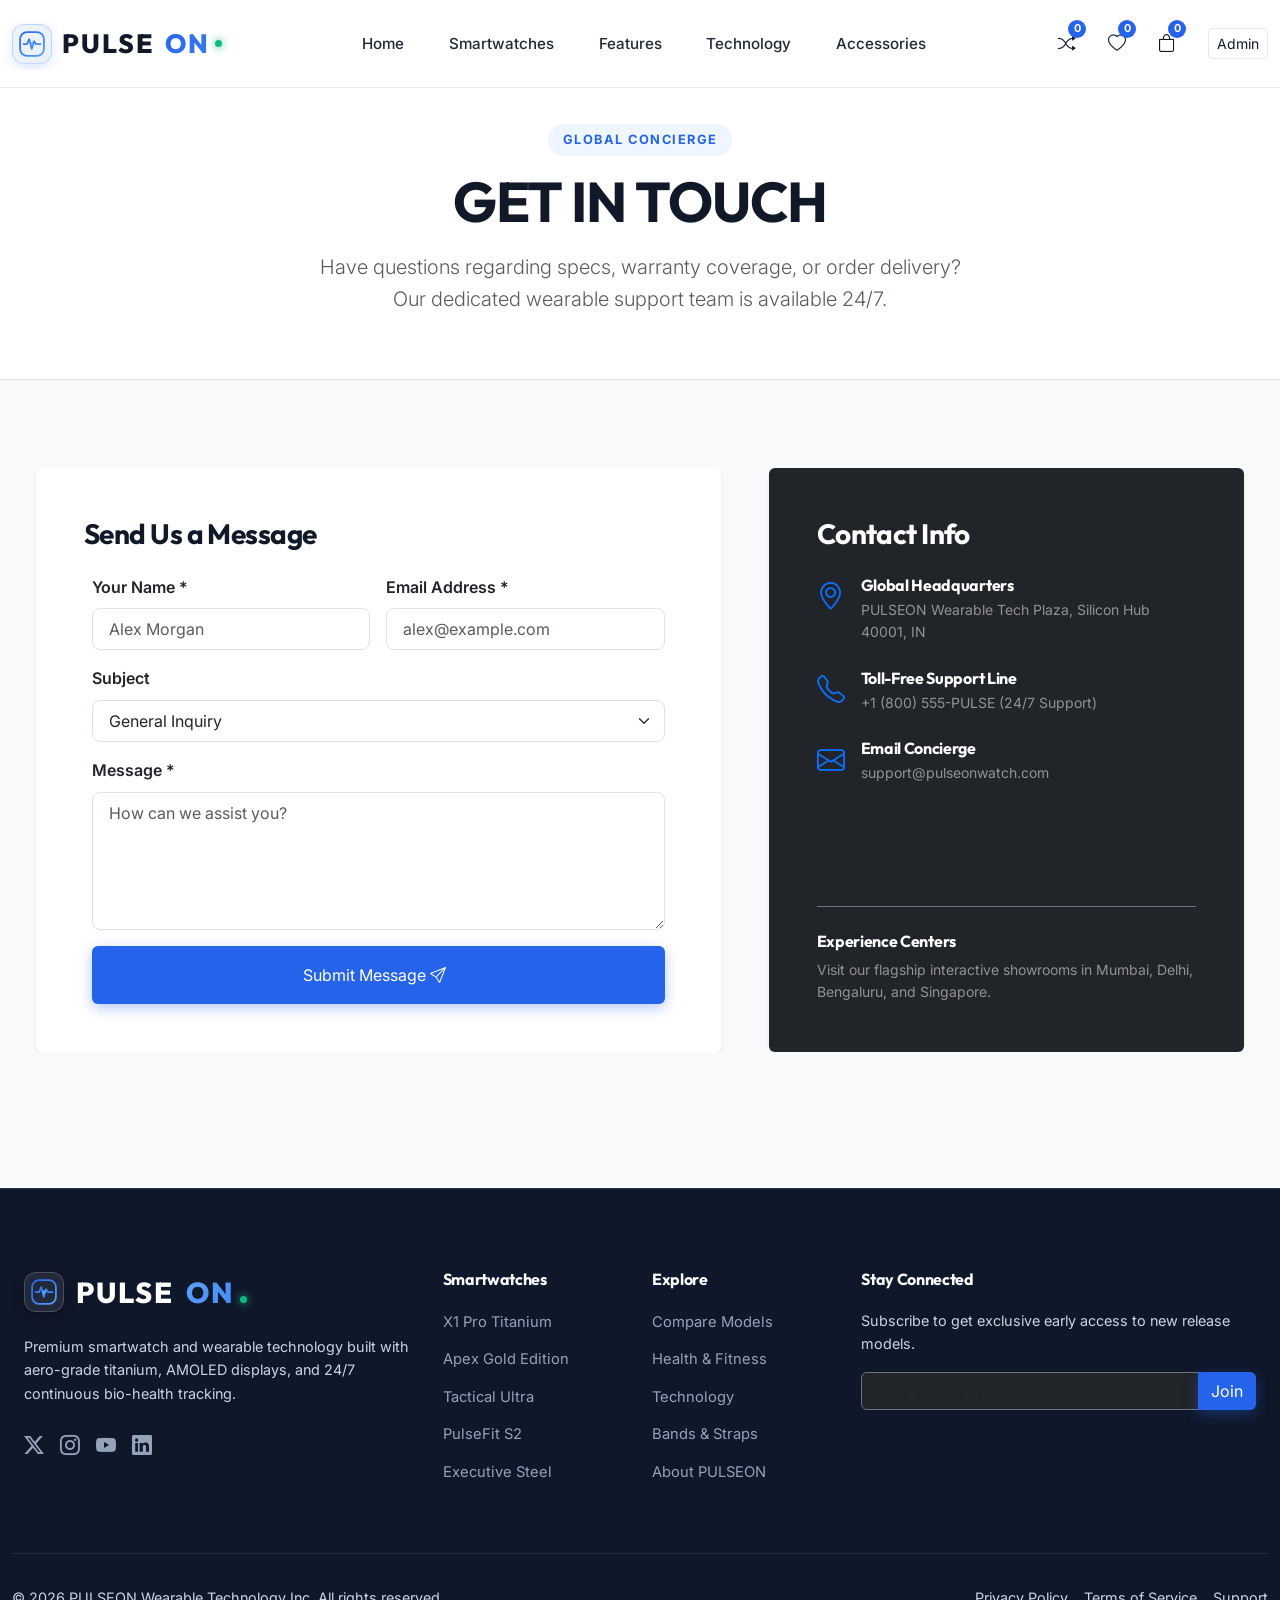
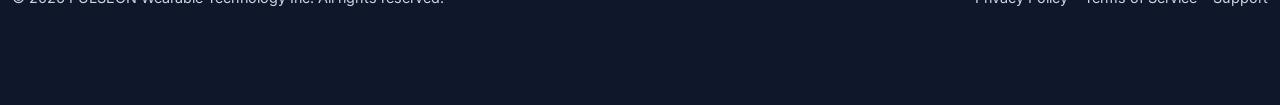
<file: contact.html>
﻿<!DOCTYPE html>
<html lang="en">
<head>
  <meta charset="UTF-8">
  <meta name="viewport" content="width=device-width, initial-scale=1.0">
  <title>Contact Us | PULSEON Support & Concierge</title>
  <!-- Brand Logo Favicon -->
  <link rel="icon" type="image/svg+xml" href="assets/images/favicon.svg">
  <meta name="description" content="Contact PULSEON global support, customer care concierge, warranty inquiries, or visit our flagship smart wearable experience centers.">
  
  <link href="https://cdn.jsdelivr.net/npm/bootstrap@5.3.2/dist/css/bootstrap.min.css" rel="stylesheet">
  <link href="https://cdn.jsdelivr.net/npm/bootstrap-icons@1.11.1/font/bootstrap-icons.css" rel="stylesheet">
  <link rel="stylesheet" href="assets/css/style.css">
</head>
<body>

  <div id="scroll-progress"></div>
  <div id="page-loader">
    <div class="loader-brand">PULSE<span>ON</span></div>
    <div class="loader-spinner"></div>
  </div>

  <!-- Navbar -->
    <nav class="navbar navbar-expand-lg navbar-pulseon">
    <div class="container">
      <a class="navbar-brand navbar-brand-text" href="index.html">
        PULSE<span>ON</span>
      </a>

      <!-- Mobile & Tablet Hamburger Toggler -->
      <button class="navbar-toggler navbar-toggler-custom border-0 shadow-none" type="button" id="mobile-nav-toggler" aria-label="Toggle navigation">
        <i class="bi bi-list fs-2 text-dark"></i>
      </button>

      <!-- Desktop & Mobile Dropdown Nav Links -->
      <div class="collapse navbar-collapse navbar-collapse-custom justify-content-center" id="mobile-nav-menu">
        <ul class="navbar-nav gap-lg-3">
          <li class="nav-item">
            <a class="nav-link nav-link-custom " href="index.html">Home</a>
          </li>
          <li class="nav-item">
            <a class="nav-link nav-link-custom " href="smartwatches.html">Smartwatches</a>
          </li>
          <li class="nav-item">
            <a class="nav-link nav-link-custom " href="features.html">Features</a>
          </li>
          <li class="nav-item">
            <a class="nav-link nav-link-custom " href="technology.html">Technology</a>
          </li>
          <li class="nav-item">
            <a class="nav-link nav-link-custom " href="accessories.html">Accessories</a>
          </li>
        </ul>

        <!-- Mobile & Tablet Actions Inside Dropdown -->
        <div class="mobile-dropdown-actions d-lg-none mt-3 pt-3 border-top w-100">
          <div class="d-flex justify-content-around align-items-center mb-3">
            <a href="compare.html" class="nav-icon-btn" title="Compare Matrix">
              <i class="bi bi-shuffle"></i>
              <span class="badge-count compare-badge-count">0</span>
            </a>
            <a href="dashboard.html" class="nav-icon-btn" title="Wishlist">
              <i class="bi bi-heart"></i>
              <span class="badge-count wishlist-badge-count">0</span>
            </a>
            <a href="dashboard.html" class="nav-icon-btn" title="Shopping Cart">
              <i class="bi bi-bag"></i>
              <span class="badge-count cart-badge-count">0</span>
            </a>
          </div>
          <a href="admin.html" class="btn btn-sm btn-pulseon-outline w-100 text-center">Admin Portal</a>
        </div>
      </div>

      <!-- Desktop Only Quick Action Icons -->
      <div class="d-none d-lg-flex align-items-center gap-3">
        <a href="compare.html" class="nav-icon-btn" title="Compare Matrix">
          <i class="bi bi-shuffle"></i>
          <span class="badge-count compare-badge-count">0</span>
        </a>
        <a href="dashboard.html" class="nav-icon-btn" title="Wishlist">
          <i class="bi bi-heart"></i>
          <span class="badge-count wishlist-badge-count">0</span>
        </a>
        <a href="dashboard.html" class="nav-icon-btn" title="Shopping Cart">
          <i class="bi bi-bag"></i>
          <span class="badge-count cart-badge-count">0</span>
        </a>
        <a href="admin.html" class="btn btn-sm btn-pulseon-outline ms-2">Admin</a>
      </div>
    </div>
  </nav>

  <!-- Banner -->
  <section class="bg-white border-bottom py-5">
    <div class="container text-center reveal">
      <span class="section-tag">Global Concierge</span>
      <h1 class="display-4 fw-bold mb-3">GET IN TOUCH</h1>
      <p class="lead text-muted mx-auto" style="max-width: 650px;">
        Have questions regarding specs, warranty coverage, or order delivery? Our dedicated wearable support team is available 24/7.
      </p>
    </div>
  </section>

  <!-- Contact Form & Info Section -->
  <section class="section-padding">
    <div class="container">
      <div class="row g-5">
        <!-- Contact Form Column -->
        <div class="col-lg-7 reveal reveal-left">
          <div class="card p-4 p-md-5 border-0 shadow-sm">
            <h3 class="fw-bold mb-4">Send Us a Message</h3>
            <form id="pulseon-contact-form">
              <div class="row g-3">
                <div class="col-md-6">
                  <label class="form-label fw-semibold">Your Name *</label>
                  <input type="text" class="form-control form-control-lg fs-6" placeholder="Alex Morgan" required>
                </div>
                <div class="col-md-6">
                  <label class="form-label fw-semibold">Email Address *</label>
                  <input type="email" class="form-control form-control-lg fs-6" placeholder="alex@example.com" required>
                </div>
                <div class="col-12">
                  <label class="form-label fw-semibold">Subject</label>
                  <select class="form-select form-select-lg fs-6">
                    <option>General Inquiry</option>
                    <option>Product Support & Warranty</option>
                    <option>Order & Shipping Status</option>
                    <option>Partnership & Retail</option>
                  </select>
                </div>
                <div class="col-12">
                  <label class="form-label fw-semibold">Message *</label>
                  <textarea class="form-control form-control-lg fs-6" rows="5" placeholder="How can we assist you?" required></textarea>
                </div>
                <div class="col-12">
                  <button type="submit" class="btn btn-pulseon-primary w-100 py-3 fs-6">
                    Submit Message <i class="bi bi-send me-2"></i>
                  </button>
                </div>
              </div>
            </form>
          </div>
        </div>

        <!-- Contact Info Column -->
        <div class="col-lg-5 reveal reveal-right">
          <div class="card p-4 p-md-5 bg-dark text-white border-0 shadow-sm h-100">
            <h3 class="fw-bold mb-4 text-white">Contact Info</h3>
            
            <div class="d-flex align-items-start gap-3 mb-4">
              <i class="bi bi-geo-alt text-primary fs-3"></i>
              <div>
                <h6 class="fw-bold text-white mb-1">Global Headquarters</h6>
                <p class="text-white-50 small mb-0">PULSEON Wearable Tech Plaza, Silicon Hub 40001, IN</p>
              </div>
            </div>

            <div class="d-flex align-items-start gap-3 mb-4">
              <i class="bi bi-telephone text-primary fs-3"></i>
              <div>
                <h6 class="fw-bold text-white mb-1">Toll-Free Support Line</h6>
                <p class="text-white-50 small mb-0">+1 (800) 555-PULSE (24/7 Support)</p>
              </div>
            </div>

            <div class="d-flex align-items-start gap-3 mb-4">
              <i class="bi bi-envelope text-primary fs-3"></i>
              <div>
                <h6 class="fw-bold text-white mb-1">Email Concierge</h6>
                <p class="text-white-50 small mb-0">support@pulseonwatch.com</p>
              </div>
            </div>

            <div class="mt-auto pt-4 border-top border-secondary">
              <h6 class="fw-bold text-white mb-2">Experience Centers</h6>
              <p class="text-white-50 small mb-0">Visit our flagship interactive showrooms in Mumbai, Delhi, Bengaluru, and Singapore.</p>
            </div>
          </div>
        </div>
      </div>
    </div>
  </section>

  <!-- Footer -->
  <!-- FOOTER -->
  <footer class="footer-pulseon">
    <div class="container">
      <div class="row g-4">
        <div class="col-lg-4 col-md-6">
          <div class="footer-brand">PULSE<span>ON</span></div>
          <p class="small text-muted mb-4">
            Premium smartwatch and wearable technology built with aero-grade titanium, AMOLED displays, and 24/7 continuous bio-health tracking.
          </p>
          <div class="d-flex gap-3 text-white fs-5">
            <a href="#" class="text-white-50 hover-white"><i class="bi bi-twitter-x"></i></a>
            <a href="#" class="text-white-50 hover-white"><i class="bi bi-instagram"></i></a>
            <a href="#" class="text-white-50 hover-white"><i class="bi bi-youtube"></i></a>
            <a href="#" class="text-white-50 hover-white"><i class="bi bi-linkedin"></i></a>
          </div>
        </div>

        <div class="col-lg-2 col-6">
          <h6 class="footer-heading">Smartwatches</h6>
          <ul class="footer-links">
            <li><a href="smartwatches.html">X1 Pro Titanium</a></li>
            <li><a href="smartwatches.html">Apex Gold Edition</a></li>
            <li><a href="smartwatches.html">Tactical Ultra</a></li>
            <li><a href="smartwatches.html">PulseFit S2</a></li>
            <li><a href="smartwatches.html">Executive Steel</a></li>
          </ul>
        </div>

        <div class="col-lg-2 col-6">
          <h6 class="footer-heading">Explore</h6>
          <ul class="footer-links">
            <li><a href="compare.html">Compare Models</a></li>
            <li><a href="features.html">Health & Fitness</a></li>
            <li><a href="technology.html">Technology</a></li>
            <li><a href="accessories.html">Bands & Straps</a></li>
            <li><a href="about.html">About PULSEON</a></li>
          </ul>
        </div>

        <div class="col-lg-4 col-md-6">
          <h6 class="footer-heading">Stay Connected</h6>
          <p class="small text-muted mb-3">Subscribe to get exclusive early access to new release models.</p>
          <form onsubmit="event.preventDefault(); showToast('Subscribed to PULSEON Updates!');">
            <div class="input-group">
              <input type="email" class="form-control bg-dark text-white border-secondary" placeholder="Enter your email" required>
              <button class="btn btn-pulseon-primary" type="submit">Join</button>
            </div>
          </form>
        </div>
      </div>

      <div class="footer-bottom d-flex flex-column flex-md-row justify-content-between align-items-center text-muted">
        <div>&copy; 2026 PULSEON Wearable Technology Inc. All rights reserved.</div>
        <div class="d-flex gap-3 mt-2 mt-md-0">
          <a href="contact.html" class="text-muted">Privacy Policy</a>
          <a href="contact.html" class="text-muted">Terms of Service</a>
          <a href="contact.html" class="text-muted">Support</a>
        </div>
      </div>
    </div>
  </footer>

  <script src="https://cdn.jsdelivr.net/npm/bootstrap@5.3.2/dist/js/bootstrap.bundle.min.js"></script>
  <script src="assets/js/main.js"></script>
</body>
</html>
</file>
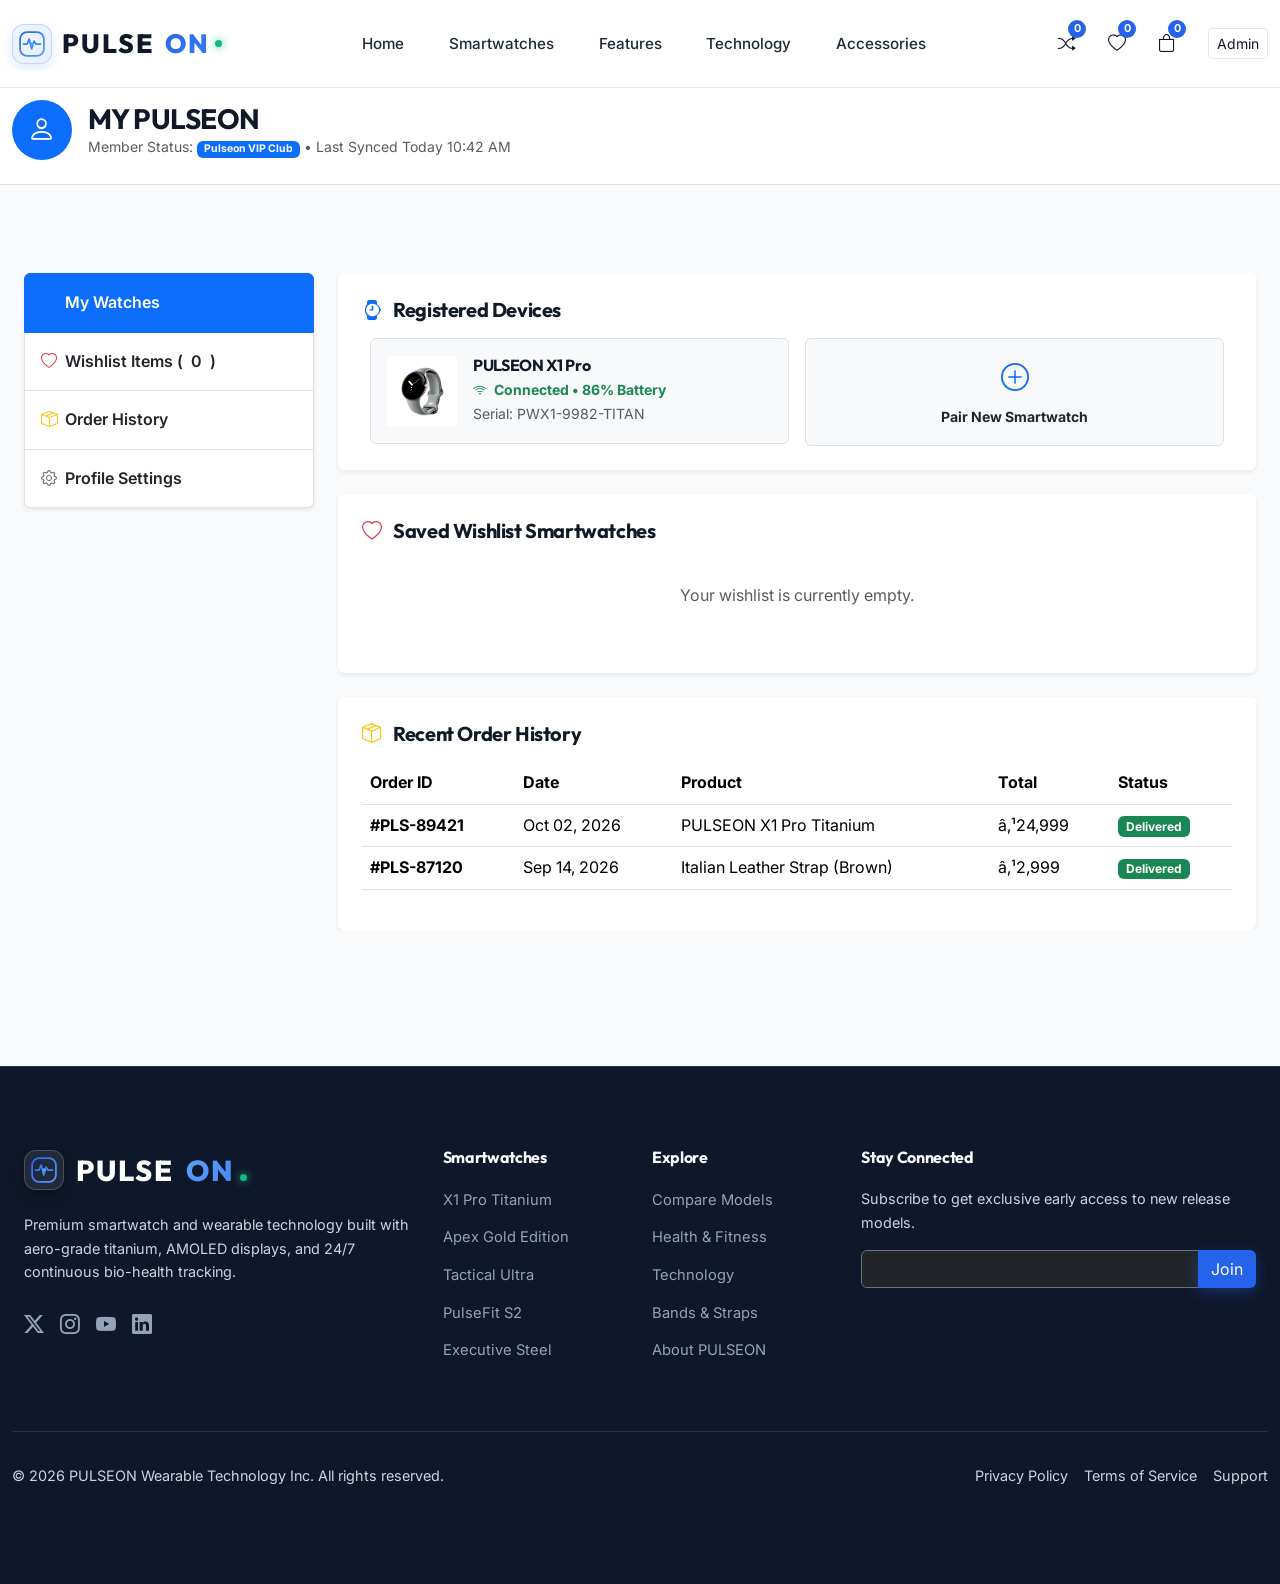
<file: dashboard.html>
﻿<!DOCTYPE html>
<html lang="en">
<head>
  <meta charset="UTF-8">
  <meta name="viewport" content="width=device-width, initial-scale=1.0">
  <title>My PULSEON Dashboard | User Portal</title>
  <!-- Brand Logo Favicon -->
  <link rel="icon" type="image/svg+xml" href="assets/images/favicon.svg">
  <meta name="description" content="Access your PULSEON user portal: manage registered smartwatches, saved wishlist items, active comparison lists, and order history.">
  
  <link href="https://cdn.jsdelivr.net/npm/bootstrap@5.3.2/dist/css/bootstrap.min.css" rel="stylesheet">
  <link href="https://cdn.jsdelivr.net/npm/bootstrap-icons@1.11.1/font/bootstrap-icons.css" rel="stylesheet">
  <link rel="stylesheet" href="assets/css/style.css">
</head>
<body>

  <div id="scroll-progress"></div>
  <div id="page-loader">
    <div class="loader-brand">PULSE<span>ON</span></div>
    <div class="loader-spinner"></div>
  </div>

  <!-- Navbar -->
    <nav class="navbar navbar-expand-lg navbar-pulseon">
    <div class="container">
      <a class="navbar-brand navbar-brand-text" href="index.html">
        PULSE<span>ON</span>
      </a>

      <!-- Mobile & Tablet Hamburger Toggler -->
      <button class="navbar-toggler navbar-toggler-custom border-0 shadow-none" type="button" id="mobile-nav-toggler" aria-label="Toggle navigation">
        <i class="bi bi-list fs-2 text-dark"></i>
      </button>

      <!-- Desktop & Mobile Dropdown Nav Links -->
      <div class="collapse navbar-collapse navbar-collapse-custom justify-content-center" id="mobile-nav-menu">
        <ul class="navbar-nav gap-lg-3">
          <li class="nav-item">
            <a class="nav-link nav-link-custom " href="index.html">Home</a>
          </li>
          <li class="nav-item">
            <a class="nav-link nav-link-custom " href="smartwatches.html">Smartwatches</a>
          </li>
          <li class="nav-item">
            <a class="nav-link nav-link-custom " href="features.html">Features</a>
          </li>
          <li class="nav-item">
            <a class="nav-link nav-link-custom " href="technology.html">Technology</a>
          </li>
          <li class="nav-item">
            <a class="nav-link nav-link-custom " href="accessories.html">Accessories</a>
          </li>
        </ul>

        <!-- Mobile & Tablet Actions Inside Dropdown -->
        <div class="mobile-dropdown-actions d-lg-none mt-3 pt-3 border-top w-100">
          <div class="d-flex justify-content-around align-items-center mb-3">
            <a href="compare.html" class="nav-icon-btn" title="Compare Matrix">
              <i class="bi bi-shuffle"></i>
              <span class="badge-count compare-badge-count">0</span>
            </a>
            <a href="dashboard.html" class="nav-icon-btn" title="Wishlist">
              <i class="bi bi-heart"></i>
              <span class="badge-count wishlist-badge-count">0</span>
            </a>
            <a href="dashboard.html" class="nav-icon-btn" title="Shopping Cart">
              <i class="bi bi-bag"></i>
              <span class="badge-count cart-badge-count">0</span>
            </a>
          </div>
          <a href="admin.html" class="btn btn-sm btn-pulseon-outline w-100 text-center">Admin Portal</a>
        </div>
      </div>

      <!-- Desktop Only Quick Action Icons -->
      <div class="d-none d-lg-flex align-items-center gap-3">
        <a href="compare.html" class="nav-icon-btn" title="Compare Matrix">
          <i class="bi bi-shuffle"></i>
          <span class="badge-count compare-badge-count">0</span>
        </a>
        <a href="dashboard.html" class="nav-icon-btn" title="Wishlist">
          <i class="bi bi-heart"></i>
          <span class="badge-count wishlist-badge-count">0</span>
        </a>
        <a href="dashboard.html" class="nav-icon-btn" title="Shopping Cart">
          <i class="bi bi-bag"></i>
          <span class="badge-count cart-badge-count">0</span>
        </a>
        <a href="admin.html" class="btn btn-sm btn-pulseon-outline ms-2">Admin</a>
      </div>
    </div>
  </nav>

  <!-- User Header Bar -->
  <section class="bg-white border-bottom py-4">
    <div class="container">
      <div class="d-flex align-items-center gap-3 reveal">
        <div class="bg-primary text-white rounded-circle fs-3 d-flex align-items-center justify-content-center" style="width: 60px; height: 60px;">
          <i class="bi bi-person"></i>
        </div>
        <div>
          <h3 class="fw-bold mb-0">MY PULSEON</h3>
          <p class="text-muted small mb-0">Member Status: <span class="badge bg-primary">Pulseon VIP Club</span> &bull; Last Synced Today 10:42 AM</p>
        </div>
      </div>
    </div>
  </section>

  <!-- Dashboard Content -->
  <section class="section-padding">
    <div class="container">
      <div class="row g-4">
        <!-- Sidebar Navigation -->
        <div class="col-lg-3 reveal">
          <div class="list-group shadow-sm border-0">
            <a href="#my-watches" class="list-group-item list-group-item-action active py-3 fw-semibold d-flex align-items-center gap-2">
              <i class="bi bi-watch text-primary"></i> My Watches
            </a>
            <a href="#my-wishlist" class="list-group-item list-group-item-action py-3 fw-semibold d-flex align-items-center gap-2">
              <i class="bi bi-heart text-danger"></i> Wishlist Items (<span class="wishlist-badge-count">0</span>)
            </a>
            <a href="#my-orders" class="list-group-item list-group-item-action py-3 fw-semibold d-flex align-items-center gap-2">
              <i class="bi bi-box-seam text-warning"></i> Order History
            </a>
            <a href="#my-profile" class="list-group-item list-group-item-action py-3 fw-semibold d-flex align-items-center gap-2">
              <i class="bi bi-gear text-secondary"></i> Profile Settings
            </a>
          </div>
        </div>

        <!-- Main Dashboard View Area -->
        <div class="col-lg-9 reveal">
          <!-- Section 1: Active Registered Watches -->
          <div class="card p-4 border-0 shadow-sm mb-4">
            <h5 class="fw-bold mb-3"><i class="bi bi-watch text-primary me-2"></i> Registered Devices</h5>
            <div class="row g-3">
              <div class="col-md-6">
                <div class="border rounded p-3 d-flex align-items-center gap-3 bg-light">
                  <img src="assets/images/6.jpg" style="width: 70px; height: 70px; object-fit: contain;">
                  <div>
                    <h6 class="fw-bold mb-1">PULSEON X1 Pro</h6>
                    <small class="text-success fw-bold d-block"><i class="bi bi-wifi me-1"></i> Connected &bull; 86% Battery</small>
                    <small class="text-muted">Serial: PWX1-9982-TITAN</small>
                  </div>
                </div>
              </div>
              <div class="col-md-6">
                <div class="border rounded p-3 d-flex align-items-center justify-content-center bg-light text-center h-100">
                  <div>
                    <i class="bi bi-plus-circle text-primary fs-3 d-block mb-1"></i>
                    <small class="fw-bold">Pair New Smartwatch</small>
                  </div>
                </div>
              </div>
            </div>
          </div>

          <!-- Section 2: Wishlist Container -->
          <div class="card p-4 border-0 shadow-sm mb-4">
            <h5 class="fw-bold mb-3"><i class="bi bi-heart text-danger me-2"></i> Saved Wishlist Smartwatches</h5>
            <div class="row" id="dashboard-wishlist-grid">
              <!-- Rendered via main.js -->
            </div>
          </div>

          <!-- Section 3: Recent Orders -->
          <div class="card p-4 border-0 shadow-sm">
            <h5 class="fw-bold mb-3"><i class="bi bi-box-seam text-warning me-2"></i> Recent Order History</h5>
            <div class="table-responsive">
              <table class="table table-hover align-middle">
                <thead>
                  <tr>
                    <th>Order ID</th>
                    <th>Date</th>
                    <th>Product</th>
                    <th>Total</th>
                    <th>Status</th>
                  </tr>
                </thead>
                <tbody>
                  <tr>
                    <td><strong>#PLS-89421</strong></td>
                    <td>Oct 02, 2026</td>
                    <td>PULSEON X1 Pro Titanium</td>
                    <td>â‚¹24,999</td>
                    <td><span class="badge bg-success">Delivered</span></td>
                  </tr>
                  <tr>
                    <td><strong>#PLS-87120</strong></td>
                    <td>Sep 14, 2026</td>
                    <td>Italian Leather Strap (Brown)</td>
                    <td>â‚¹2,999</td>
                    <td><span class="badge bg-success">Delivered</span></td>
                  </tr>
                </tbody>
              </table>
            </div>
          </div>

        </div>
      </div>
    </div>
  </section>

  <!-- Footer -->
  <!-- FOOTER -->
  <footer class="footer-pulseon">
    <div class="container">
      <div class="row g-4">
        <div class="col-lg-4 col-md-6">
          <div class="footer-brand">PULSE<span>ON</span></div>
          <p class="small text-muted mb-4">
            Premium smartwatch and wearable technology built with aero-grade titanium, AMOLED displays, and 24/7 continuous bio-health tracking.
          </p>
          <div class="d-flex gap-3 text-white fs-5">
            <a href="#" class="text-white-50 hover-white"><i class="bi bi-twitter-x"></i></a>
            <a href="#" class="text-white-50 hover-white"><i class="bi bi-instagram"></i></a>
            <a href="#" class="text-white-50 hover-white"><i class="bi bi-youtube"></i></a>
            <a href="#" class="text-white-50 hover-white"><i class="bi bi-linkedin"></i></a>
          </div>
        </div>

        <div class="col-lg-2 col-6">
          <h6 class="footer-heading">Smartwatches</h6>
          <ul class="footer-links">
            <li><a href="smartwatches.html">X1 Pro Titanium</a></li>
            <li><a href="smartwatches.html">Apex Gold Edition</a></li>
            <li><a href="smartwatches.html">Tactical Ultra</a></li>
            <li><a href="smartwatches.html">PulseFit S2</a></li>
            <li><a href="smartwatches.html">Executive Steel</a></li>
          </ul>
        </div>

        <div class="col-lg-2 col-6">
          <h6 class="footer-heading">Explore</h6>
          <ul class="footer-links">
            <li><a href="compare.html">Compare Models</a></li>
            <li><a href="features.html">Health & Fitness</a></li>
            <li><a href="technology.html">Technology</a></li>
            <li><a href="accessories.html">Bands & Straps</a></li>
            <li><a href="about.html">About PULSEON</a></li>
          </ul>
        </div>

        <div class="col-lg-4 col-md-6">
          <h6 class="footer-heading">Stay Connected</h6>
          <p class="small text-muted mb-3">Subscribe to get exclusive early access to new release models.</p>
          <form onsubmit="event.preventDefault(); showToast('Subscribed to PULSEON Updates!');">
            <div class="input-group">
              <input type="email" class="form-control bg-dark text-white border-secondary" placeholder="Enter your email" required>
              <button class="btn btn-pulseon-primary" type="submit">Join</button>
            </div>
          </form>
        </div>
      </div>

      <div class="footer-bottom d-flex flex-column flex-md-row justify-content-between align-items-center text-muted">
        <div>&copy; 2026 PULSEON Wearable Technology Inc. All rights reserved.</div>
        <div class="d-flex gap-3 mt-2 mt-md-0">
          <a href="contact.html" class="text-muted">Privacy Policy</a>
          <a href="contact.html" class="text-muted">Terms of Service</a>
          <a href="contact.html" class="text-muted">Support</a>
        </div>
      </div>
    </div>
  </footer>

  <script src="https://cdn.jsdelivr.net/npm/bootstrap@5.3.2/dist/js/bootstrap.bundle.min.js"></script>
  <script src="assets/js/main.js"></script>
</body>
</html>
</file>
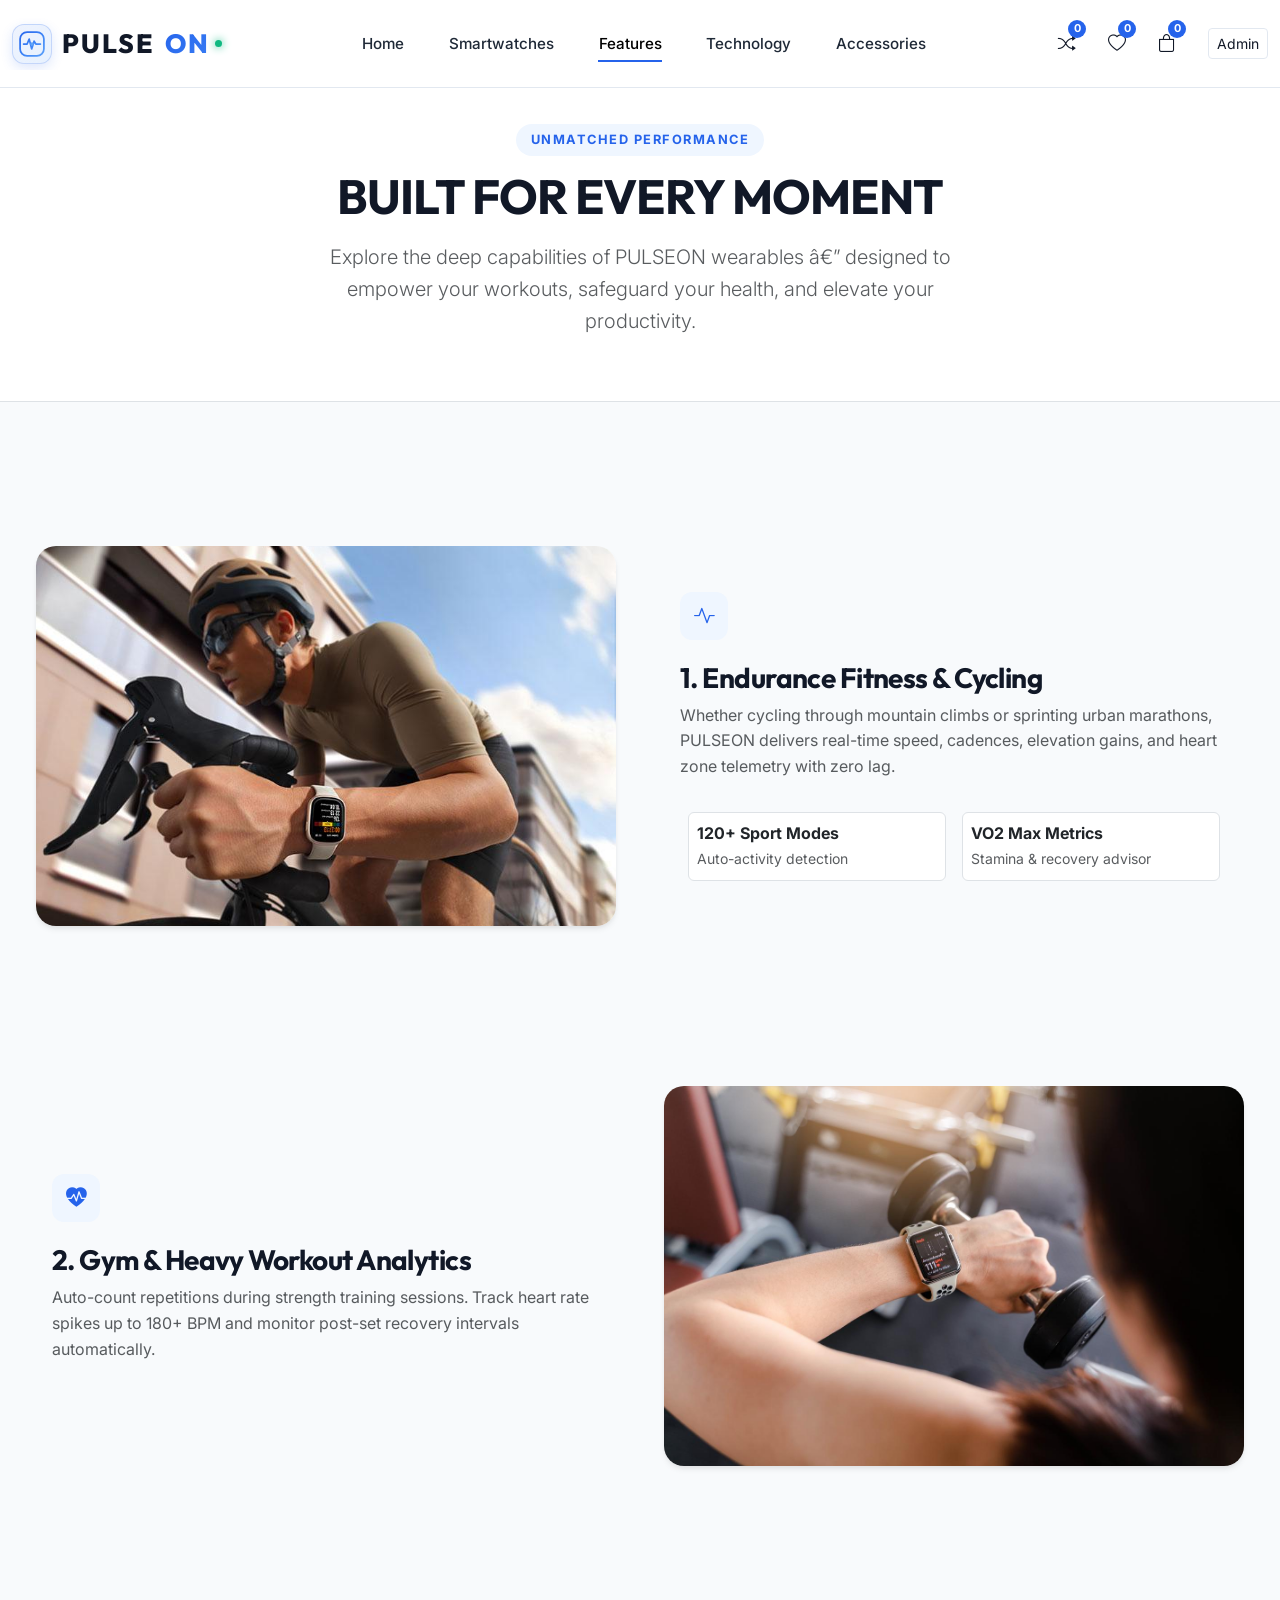
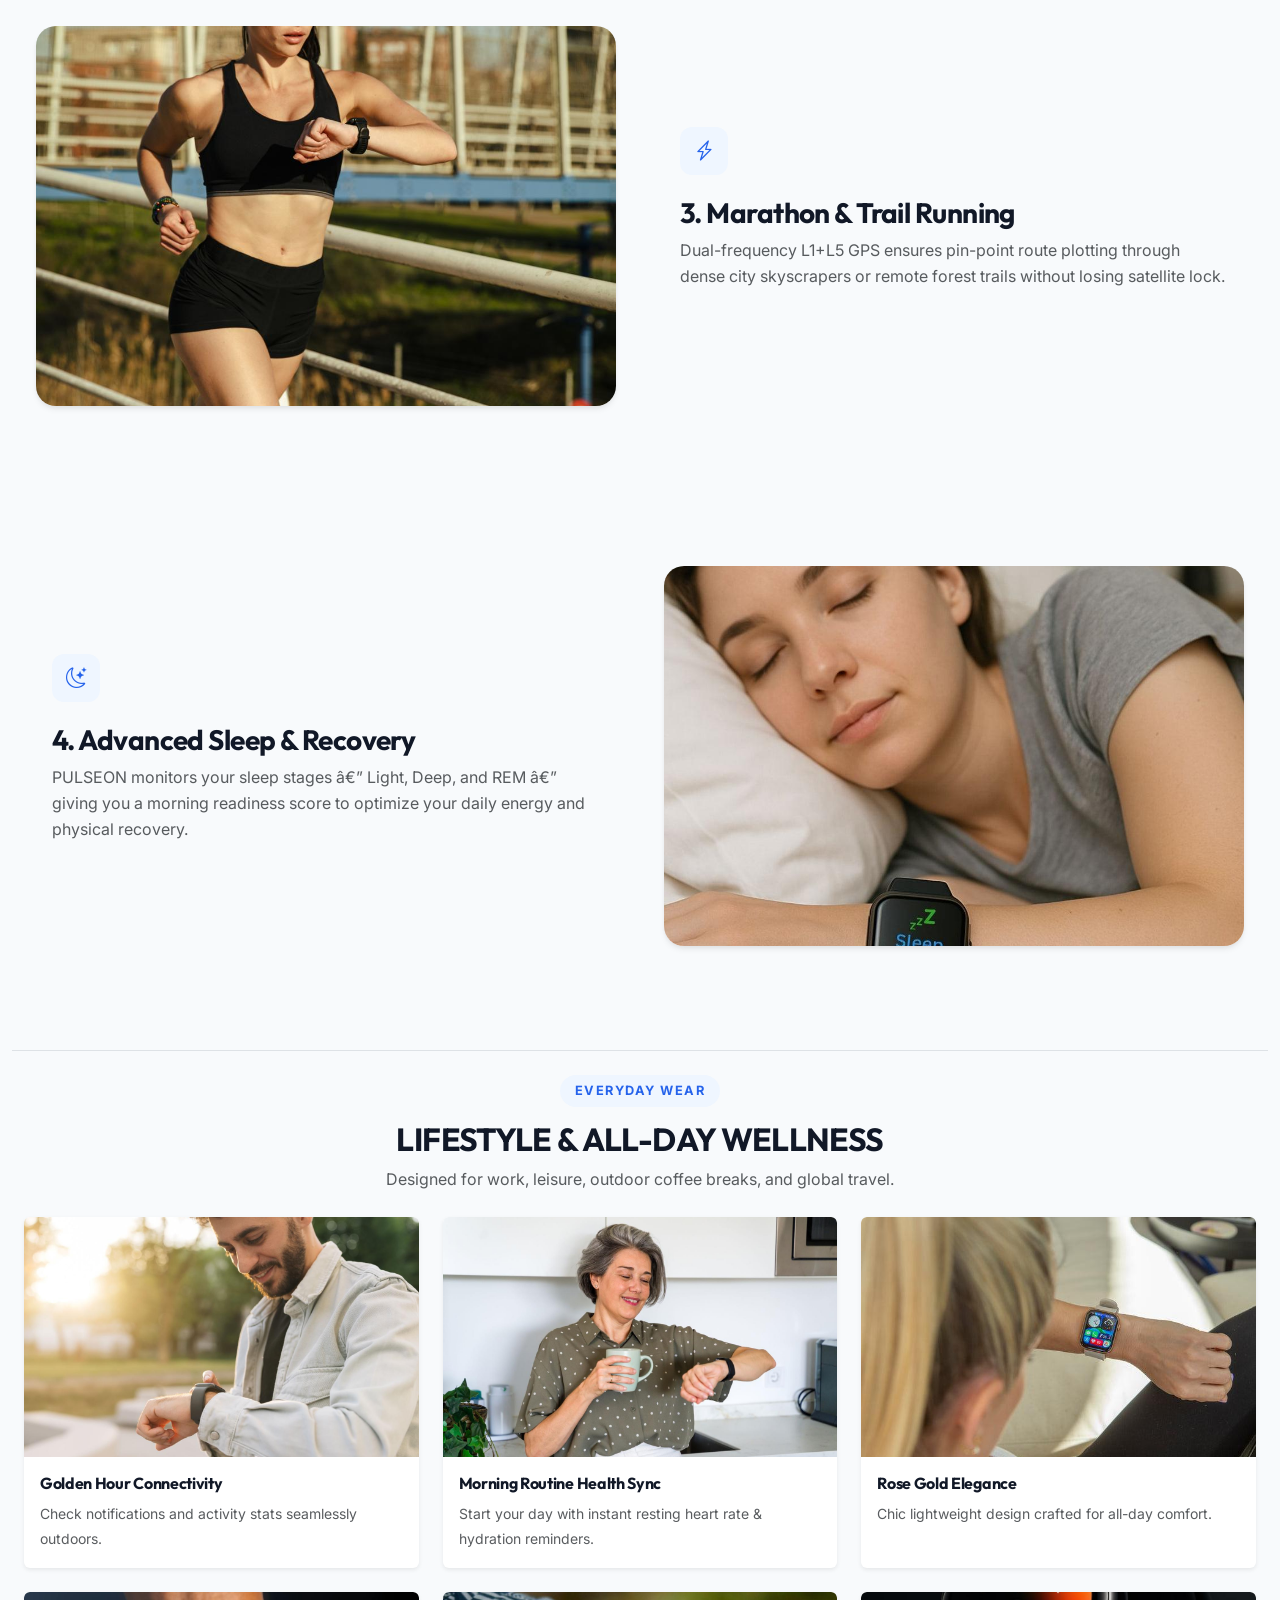
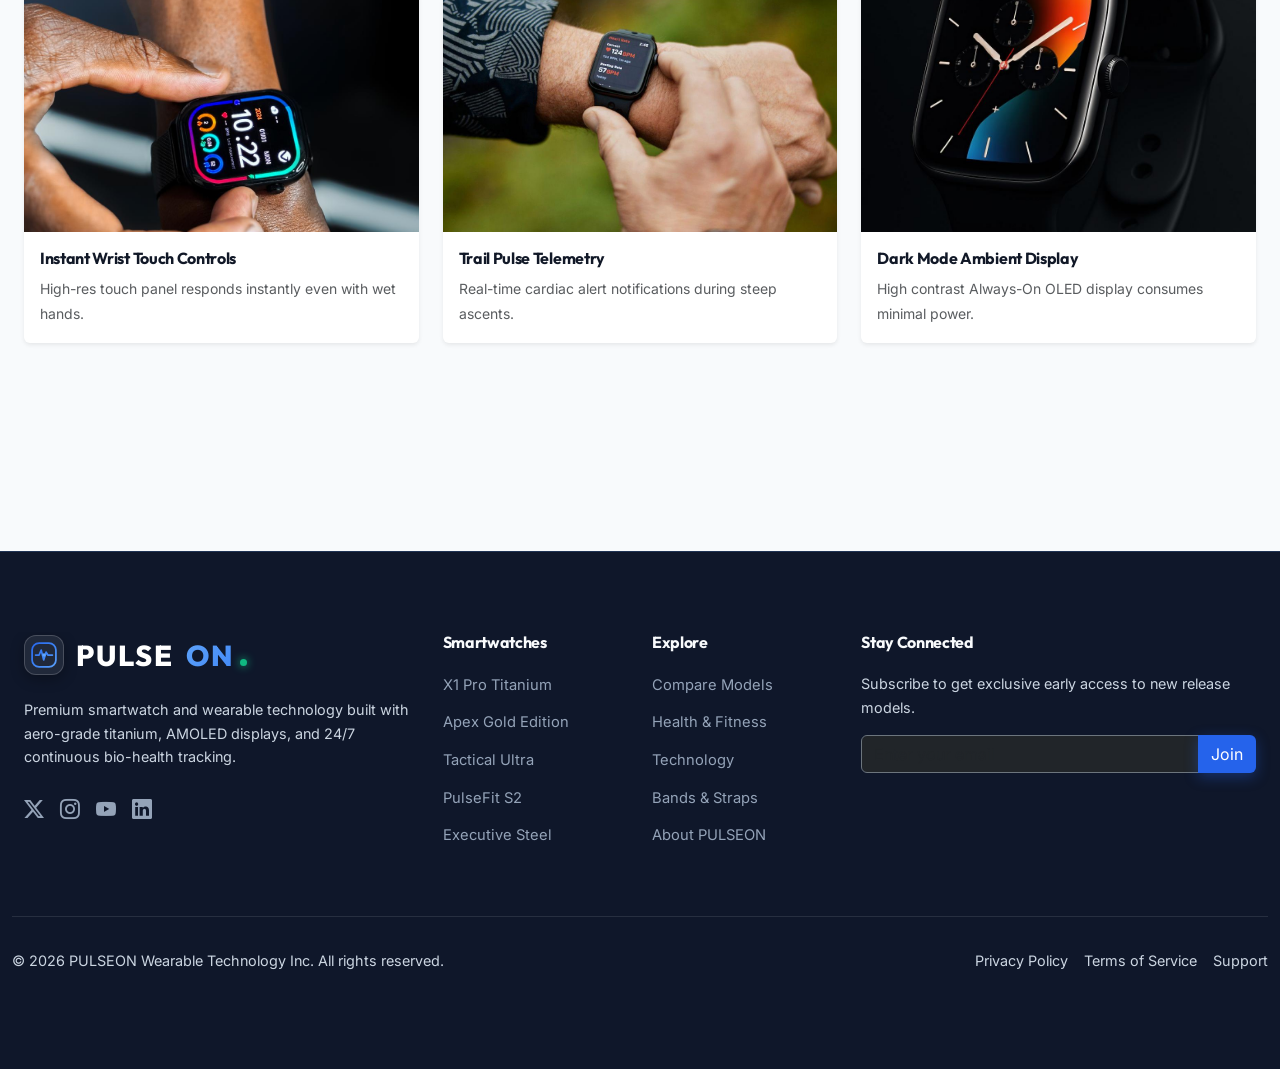
<file: features.html>
﻿<!DOCTYPE html>
<html lang="en">
<head>
  <meta charset="UTF-8">
  <meta name="viewport" content="width=device-width, initial-scale=1.0">
  <title>Features & Capabilities | PULSEON</title>
  <!-- Brand Logo Favicon -->
  <link rel="icon" type="image/svg+xml" href="assets/images/favicon.svg">
  <meta name="description" content="Discover PULSEON smartwatch features: athletic fitness tracking, 24/7 bio-health metrics, executive productivity, dual-frequency GPS, and sleep analysis.">
  
  <link href="https://cdn.jsdelivr.net/npm/bootstrap@5.3.2/dist/css/bootstrap.min.css" rel="stylesheet">
  <link href="https://cdn.jsdelivr.net/npm/bootstrap-icons@1.11.1/font/bootstrap-icons.css" rel="stylesheet">
  <link rel="stylesheet" href="assets/css/style.css">
</head>
<body>

  <div id="scroll-progress"></div>
  <div id="page-loader">
    <div class="loader-brand">PULSE<span>ON</span></div>
    <div class="loader-spinner"></div>
  </div>

  <!-- Navbar -->
    <nav class="navbar navbar-expand-lg navbar-pulseon">
    <div class="container">
      <a class="navbar-brand navbar-brand-text" href="index.html">
        PULSE<span>ON</span>
      </a>

      <!-- Mobile & Tablet Hamburger Toggler -->
      <button class="navbar-toggler navbar-toggler-custom border-0 shadow-none" type="button" id="mobile-nav-toggler" aria-label="Toggle navigation">
        <i class="bi bi-list fs-2 text-dark"></i>
      </button>

      <!-- Desktop & Mobile Dropdown Nav Links -->
      <div class="collapse navbar-collapse navbar-collapse-custom justify-content-center" id="mobile-nav-menu">
        <ul class="navbar-nav gap-lg-3">
          <li class="nav-item">
            <a class="nav-link nav-link-custom " href="index.html">Home</a>
          </li>
          <li class="nav-item">
            <a class="nav-link nav-link-custom " href="smartwatches.html">Smartwatches</a>
          </li>
          <li class="nav-item">
            <a class="nav-link nav-link-custom active" href="features.html">Features</a>
          </li>
          <li class="nav-item">
            <a class="nav-link nav-link-custom " href="technology.html">Technology</a>
          </li>
          <li class="nav-item">
            <a class="nav-link nav-link-custom " href="accessories.html">Accessories</a>
          </li>
        </ul>

        <!-- Mobile & Tablet Actions Inside Dropdown -->
        <div class="mobile-dropdown-actions d-lg-none mt-3 pt-3 border-top w-100">
          <div class="d-flex justify-content-around align-items-center mb-3">
            <a href="compare.html" class="nav-icon-btn" title="Compare Matrix">
              <i class="bi bi-shuffle"></i>
              <span class="badge-count compare-badge-count">0</span>
            </a>
            <a href="dashboard.html" class="nav-icon-btn" title="Wishlist">
              <i class="bi bi-heart"></i>
              <span class="badge-count wishlist-badge-count">0</span>
            </a>
            <a href="dashboard.html" class="nav-icon-btn" title="Shopping Cart">
              <i class="bi bi-bag"></i>
              <span class="badge-count cart-badge-count">0</span>
            </a>
          </div>
          <a href="admin.html" class="btn btn-sm btn-pulseon-outline w-100 text-center">Admin Portal</a>
        </div>
      </div>

      <!-- Desktop Only Quick Action Icons -->
      <div class="d-none d-lg-flex align-items-center gap-3">
        <a href="compare.html" class="nav-icon-btn" title="Compare Matrix">
          <i class="bi bi-shuffle"></i>
          <span class="badge-count compare-badge-count">0</span>
        </a>
        <a href="dashboard.html" class="nav-icon-btn" title="Wishlist">
          <i class="bi bi-heart"></i>
          <span class="badge-count wishlist-badge-count">0</span>
        </a>
        <a href="dashboard.html" class="nav-icon-btn" title="Shopping Cart">
          <i class="bi bi-bag"></i>
          <span class="badge-count cart-badge-count">0</span>
        </a>
        <a href="admin.html" class="btn btn-sm btn-pulseon-outline ms-2">Admin</a>
      </div>
    </div>
  </nav>

  <!-- Banner -->
  <section class="bg-white border-bottom py-5">
    <div class="container text-center reveal">
      <span class="section-tag">Unmatched Performance</span>
      <h1 class="display-5 fw-bold mb-3">BUILT FOR EVERY MOMENT</h1>
      <p class="lead text-muted mx-auto" style="max-width: 700px;">
        Explore the deep capabilities of PULSEON wearables â€” designed to empower your workouts, safeguard your health, and elevate your productivity.
      </p>
    </div>
  </section>

  <!-- Features Detailed Showcase -->
  <section class="section-padding">
    <div class="container">
      
      <!-- 1. FITNESS CATEGORY -->
      <div class="row align-items-center feature-block g-5 mb-5">
        <div class="col-lg-6 reveal reveal-left">
          <div class="feature-img-box">
            <img src="assets/images/12.jpg" alt="Cycling & Endurance">
          </div>
        </div>
        <div class="col-lg-6 reveal reveal-right">
          <div class="feature-content">
            <div class="feature-icon-badge"><i class="bi bi-activity"></i></div>
            <h3>1. Endurance Fitness & Cycling</h3>
            <p class="text-muted">
              Whether cycling through mountain climbs or sprinting urban marathons, PULSEON delivers real-time speed, cadences, elevation gains, and heart zone telemetry with zero lag.
            </p>
            <div class="row g-3 mt-2">
              <div class="col-6">
                <div class="p-2 border rounded bg-white">
                  <strong class="d-block text-dark">120+ Sport Modes</strong>
                  <small class="text-muted">Auto-activity detection</small>
                </div>
              </div>
              <div class="col-6">
                <div class="p-2 border rounded bg-white">
                  <strong class="d-block text-dark">VO2 Max Metrics</strong>
                  <small class="text-muted">Stamina & recovery advisor</small>
                </div>
              </div>
            </div>
          </div>
        </div>
      </div>

      <!-- 2. GYM & WEIGHTLIFTING -->
      <div class="row align-items-center feature-block g-5 mb-5 flex-lg-row-reverse">
        <div class="col-lg-6 reveal reveal-right">
          <div class="feature-img-box">
            <img src="assets/images/11.jpg" alt="Gym Workout & Dumbbell Tracking">
          </div>
        </div>
        <div class="col-lg-6 reveal reveal-left">
          <div class="feature-content">
            <div class="feature-icon-badge"><i class="bi bi-heart-pulse-fill"></i></div>
            <h3>2. Gym & Heavy Workout Analytics</h3>
            <p class="text-muted">
              Auto-count repetitions during strength training sessions. Track heart rate spikes up to 180+ BPM and monitor post-set recovery intervals automatically.
            </p>
          </div>
        </div>
      </div>

      <!-- 3. RUNNING & OUTDOORS -->
      <div class="row align-items-center feature-block g-5 mb-5">
        <div class="col-lg-6 reveal reveal-left">
          <div class="feature-img-box">
            <img src="assets/images/10.jpg" alt="Outdoor Running">
          </div>
        </div>
        <div class="col-lg-6 reveal reveal-right">
          <div class="feature-content">
            <div class="feature-icon-badge"><i class="bi bi-lightning-charge"></i></div>
            <h3>3. Marathon & Trail Running</h3>
            <p class="text-muted">
              Dual-frequency L1+L5 GPS ensures pin-point route plotting through dense city skyscrapers or remote forest trails without losing satellite lock.
            </p>
          </div>
        </div>
      </div>

      <!-- 4. HEALTH & SLEEP CATEGORY -->
      <div class="row align-items-center feature-block g-5 mb-5 flex-lg-row-reverse">
        <div class="col-lg-6 reveal reveal-right">
          <div class="feature-img-box">
            <img src="assets/images/15.jpg" alt="Sleep Tracking">
          </div>
        </div>
        <div class="col-lg-6 reveal reveal-left">
          <div class="feature-content">
            <div class="feature-icon-badge"><i class="bi bi-moon-stars"></i></div>
            <h3>4. Advanced Sleep & Recovery</h3>
            <p class="text-muted">
              PULSEON monitors your sleep stages â€” Light, Deep, and REM â€” giving you a morning readiness score to optimize your daily energy and physical recovery.
            </p>
          </div>
        </div>
      </div>

      <!-- 5. DAILY LIFESTYLE & WELLNESS GALLERY -->
      <div class="my-5 py-4 border-top">
        <div class="text-center mb-4 reveal">
          <span class="section-tag">Everyday Wear</span>
          <h2>LIFESTYLE & ALL-DAY WELLNESS</h2>
          <p class="text-muted">Designed for work, leisure, outdoor coffee breaks, and global travel.</p>
        </div>

        <div class="row g-4">
          <div class="col-md-4 reveal">
            <div class="card border-0 shadow-sm overflow-hidden h-100">
              <img src="assets/images/9.jpg" class="card-img-top" style="height: 240px; object-fit: cover;" alt="Golden Hour Outdoor Lifestyle">
              <div class="card-body">
                <h6 class="fw-bold">Golden Hour Connectivity</h6>
                <small class="text-muted">Check notifications and activity stats seamlessly outdoors.</small>
              </div>
            </div>
          </div>

          <div class="col-md-4 reveal">
            <div class="card border-0 shadow-sm overflow-hidden h-100">
              <img src="assets/images/28.jpg" class="card-img-top" style="height: 240px; object-fit: cover;" alt="Home & Kitchen Morning Routine">
              <div class="card-body">
                <h6 class="fw-bold">Morning Routine Health Sync</h6>
                <small class="text-muted">Start your day with instant resting heart rate & hydration reminders.</small>
              </div>
            </div>
          </div>

          <div class="col-md-4 reveal">
            <div class="card border-0 shadow-sm overflow-hidden h-100">
              <img src="assets/images/7.jpg" class="card-img-top" style="height: 240px; object-fit: cover;" alt="Casual Indoor Wear">
              <div class="card-body">
                <h6 class="fw-bold">Rose Gold Elegance</h6>
                <small class="text-muted">Chic lightweight design crafted for all-day comfort.</small>
              </div>
            </div>
          </div>

          <div class="col-md-4 reveal">
            <div class="card border-0 shadow-sm overflow-hidden h-100">
              <img src="assets/images/8.jpg" class="card-img-top" style="height: 240px; object-fit: cover;" alt="Mid-Workout Check">
              <div class="card-body">
                <h6 class="fw-bold">Instant Wrist Touch Controls</h6>
                <small class="text-muted">High-res touch panel responds instantly even with wet hands.</small>
              </div>
            </div>
          </div>

          <div class="col-md-4 reveal">
            <div class="card border-0 shadow-sm overflow-hidden h-100">
              <img src="assets/images/14.jpg" class="card-img-top" style="height: 240px; object-fit: cover;" alt="Outdoor Pulse Rate">
              <div class="card-body">
                <h6 class="fw-bold">Trail Pulse Telemetry</h6>
                <small class="text-muted">Real-time cardiac alert notifications during steep ascents.</small>
              </div>
            </div>
          </div>

          <div class="col-md-4 reveal">
            <div class="card border-0 shadow-sm overflow-hidden h-100">
              <img src="assets/images/32.jpg" class="card-img-top" style="height: 240px; object-fit: cover;" alt="Minimalist Watch Dial">
              <div class="card-body">
                <h6 class="fw-bold">Dark Mode Ambient Display</h6>
                <small class="text-muted">High contrast Always-On OLED display consumes minimal power.</small>
              </div>
            </div>
          </div>
        </div>
      </div>

    </div>
  </section>

  <!-- Footer -->
  <!-- FOOTER -->
  <footer class="footer-pulseon">
    <div class="container">
      <div class="row g-4">
        <div class="col-lg-4 col-md-6">
          <div class="footer-brand">PULSE<span>ON</span></div>
          <p class="small text-muted mb-4">
            Premium smartwatch and wearable technology built with aero-grade titanium, AMOLED displays, and 24/7 continuous bio-health tracking.
          </p>
          <div class="d-flex gap-3 text-white fs-5">
            <a href="#" class="text-white-50 hover-white"><i class="bi bi-twitter-x"></i></a>
            <a href="#" class="text-white-50 hover-white"><i class="bi bi-instagram"></i></a>
            <a href="#" class="text-white-50 hover-white"><i class="bi bi-youtube"></i></a>
            <a href="#" class="text-white-50 hover-white"><i class="bi bi-linkedin"></i></a>
          </div>
        </div>

        <div class="col-lg-2 col-6">
          <h6 class="footer-heading">Smartwatches</h6>
          <ul class="footer-links">
            <li><a href="smartwatches.html">X1 Pro Titanium</a></li>
            <li><a href="smartwatches.html">Apex Gold Edition</a></li>
            <li><a href="smartwatches.html">Tactical Ultra</a></li>
            <li><a href="smartwatches.html">PulseFit S2</a></li>
            <li><a href="smartwatches.html">Executive Steel</a></li>
          </ul>
        </div>

        <div class="col-lg-2 col-6">
          <h6 class="footer-heading">Explore</h6>
          <ul class="footer-links">
            <li><a href="compare.html">Compare Models</a></li>
            <li><a href="features.html">Health & Fitness</a></li>
            <li><a href="technology.html">Technology</a></li>
            <li><a href="accessories.html">Bands & Straps</a></li>
            <li><a href="about.html">About PULSEON</a></li>
          </ul>
        </div>

        <div class="col-lg-4 col-md-6">
          <h6 class="footer-heading">Stay Connected</h6>
          <p class="small text-muted mb-3">Subscribe to get exclusive early access to new release models.</p>
          <form onsubmit="event.preventDefault(); showToast('Subscribed to PULSEON Updates!');">
            <div class="input-group">
              <input type="email" class="form-control bg-dark text-white border-secondary" placeholder="Enter your email" required>
              <button class="btn btn-pulseon-primary" type="submit">Join</button>
            </div>
          </form>
        </div>
      </div>

      <div class="footer-bottom d-flex flex-column flex-md-row justify-content-between align-items-center text-muted">
        <div>&copy; 2026 PULSEON Wearable Technology Inc. All rights reserved.</div>
        <div class="d-flex gap-3 mt-2 mt-md-0">
          <a href="contact.html" class="text-muted">Privacy Policy</a>
          <a href="contact.html" class="text-muted">Terms of Service</a>
          <a href="contact.html" class="text-muted">Support</a>
        </div>
      </div>
    </div>
  </footer>

  <script src="https://cdn.jsdelivr.net/npm/bootstrap@5.3.2/dist/js/bootstrap.bundle.min.js"></script>
  <script src="assets/js/main.js"></script>
</body>
</html>
</file>
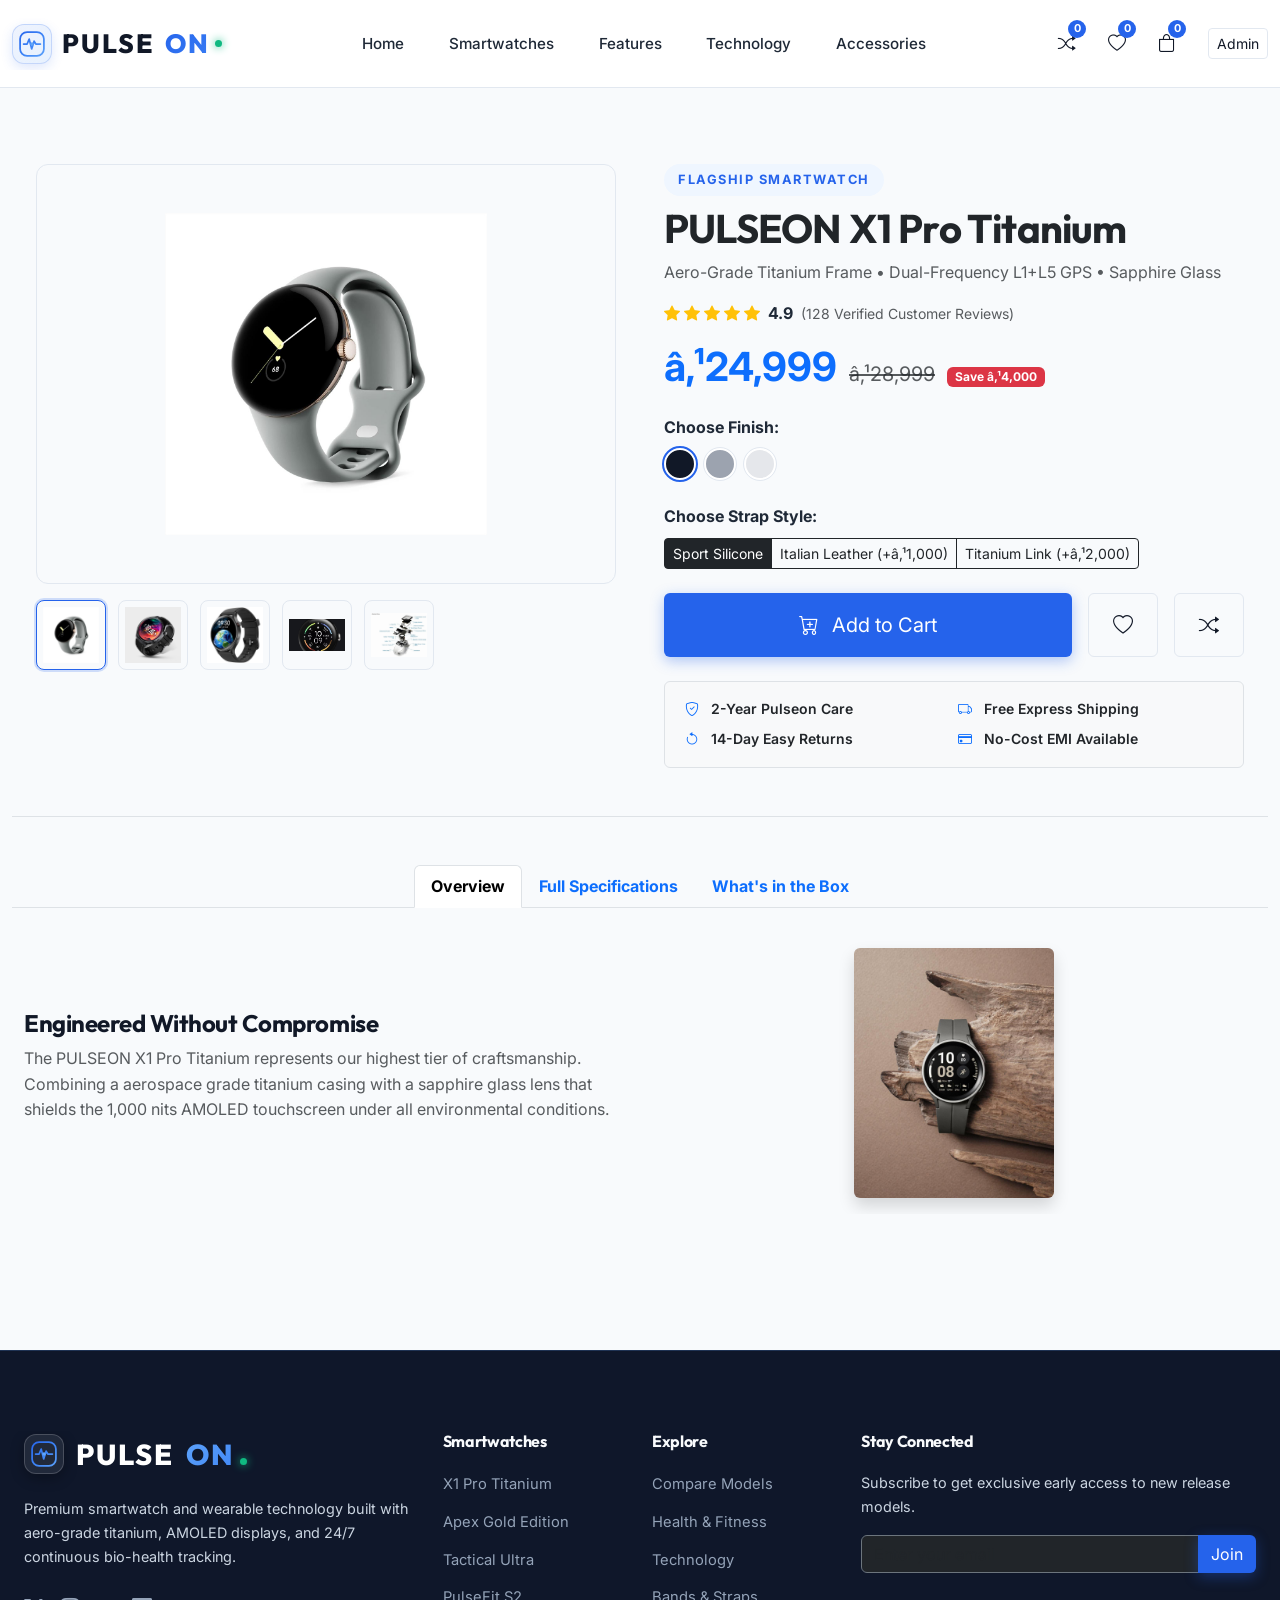
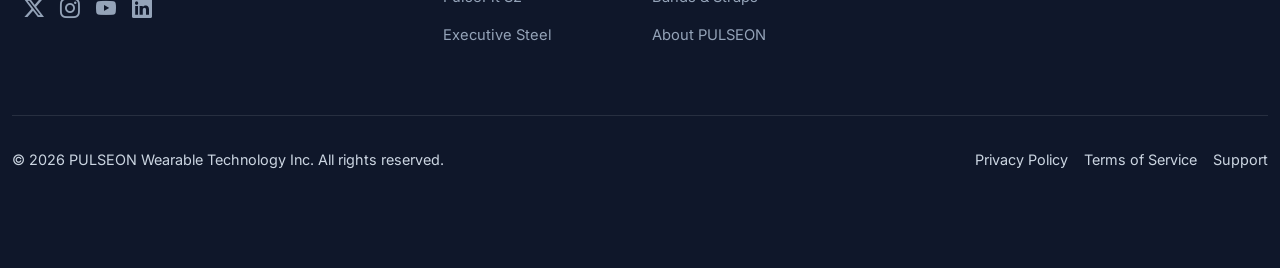
<file: product.html>
﻿<!DOCTYPE html>
<html lang="en">
<head>
  <meta charset="UTF-8">
  <meta name="viewport" content="width=device-width, initial-scale=1.0">
  <title>PULSEON X1 Pro Titanium | Product Details</title>
  <!-- Brand Logo Favicon -->
  <link rel="icon" type="image/svg+xml" href="assets/images/favicon.svg">
  <meta name="description" content="Explore PULSEON X1 Pro Titanium smartwatch: 1.43 AMOLED display, dual-frequency GPS, 7-day battery life, 50m water resistance, and aero-grade titanium casing.">
  
  <link href="https://cdn.jsdelivr.net/npm/bootstrap@5.3.2/dist/css/bootstrap.min.css" rel="stylesheet">
  <link href="https://cdn.jsdelivr.net/npm/bootstrap-icons@1.11.1/font/bootstrap-icons.css" rel="stylesheet">
  <link rel="stylesheet" href="assets/css/style.css">
</head>
<body>

  <div id="scroll-progress"></div>
  <div id="page-loader">
    <div class="loader-brand">PULSE<span>ON</span></div>
    <div class="loader-spinner"></div>
  </div>

  <!-- Navbar -->
    <nav class="navbar navbar-expand-lg navbar-pulseon">
    <div class="container">
      <a class="navbar-brand navbar-brand-text" href="index.html">
        PULSE<span>ON</span>
      </a>

      <!-- Mobile & Tablet Hamburger Toggler -->
      <button class="navbar-toggler navbar-toggler-custom border-0 shadow-none" type="button" id="mobile-nav-toggler" aria-label="Toggle navigation">
        <i class="bi bi-list fs-2 text-dark"></i>
      </button>

      <!-- Desktop & Mobile Dropdown Nav Links -->
      <div class="collapse navbar-collapse navbar-collapse-custom justify-content-center" id="mobile-nav-menu">
        <ul class="navbar-nav gap-lg-3">
          <li class="nav-item">
            <a class="nav-link nav-link-custom " href="index.html">Home</a>
          </li>
          <li class="nav-item">
            <a class="nav-link nav-link-custom " href="smartwatches.html">Smartwatches</a>
          </li>
          <li class="nav-item">
            <a class="nav-link nav-link-custom " href="features.html">Features</a>
          </li>
          <li class="nav-item">
            <a class="nav-link nav-link-custom " href="technology.html">Technology</a>
          </li>
          <li class="nav-item">
            <a class="nav-link nav-link-custom " href="accessories.html">Accessories</a>
          </li>
        </ul>

        <!-- Mobile & Tablet Actions Inside Dropdown -->
        <div class="mobile-dropdown-actions d-lg-none mt-3 pt-3 border-top w-100">
          <div class="d-flex justify-content-around align-items-center mb-3">
            <a href="compare.html" class="nav-icon-btn" title="Compare Matrix">
              <i class="bi bi-shuffle"></i>
              <span class="badge-count compare-badge-count">0</span>
            </a>
            <a href="dashboard.html" class="nav-icon-btn" title="Wishlist">
              <i class="bi bi-heart"></i>
              <span class="badge-count wishlist-badge-count">0</span>
            </a>
            <a href="dashboard.html" class="nav-icon-btn" title="Shopping Cart">
              <i class="bi bi-bag"></i>
              <span class="badge-count cart-badge-count">0</span>
            </a>
          </div>
          <a href="admin.html" class="btn btn-sm btn-pulseon-outline w-100 text-center">Admin Portal</a>
        </div>
      </div>

      <!-- Desktop Only Quick Action Icons -->
      <div class="d-none d-lg-flex align-items-center gap-3">
        <a href="compare.html" class="nav-icon-btn" title="Compare Matrix">
          <i class="bi bi-shuffle"></i>
          <span class="badge-count compare-badge-count">0</span>
        </a>
        <a href="dashboard.html" class="nav-icon-btn" title="Wishlist">
          <i class="bi bi-heart"></i>
          <span class="badge-count wishlist-badge-count">0</span>
        </a>
        <a href="dashboard.html" class="nav-icon-btn" title="Shopping Cart">
          <i class="bi bi-bag"></i>
          <span class="badge-count cart-badge-count">0</span>
        </a>
        <a href="admin.html" class="btn btn-sm btn-pulseon-outline ms-2">Admin</a>
      </div>
    </div>
  </nav>

  <!-- Product Detail Section -->
  <section class="section-padding">
    <div class="container">
      <div class="row g-5">
        <!-- Gallery Column (Left) -->
        <div class="col-lg-6 reveal">
          <div class="product-gallery-main">
            <img src="assets/images/6.jpg" alt="PULSEON X1 Pro Titanium Main View" id="gallery-main-img">
          </div>
          <div class="product-thumbs">
            <div class="thumb-item active" data-src="assets/images/6.jpg">
              <img src="assets/images/6.jpg" alt="Studio View 1">
            </div>
            <div class="thumb-item" data-src="assets/images/3.jpg">
              <img src="assets/images/3.jpg" alt="Studio View 2">
            </div>
            <div class="thumb-item" data-src="assets/images/16.jpg">
              <img src="assets/images/16.jpg" alt="Earth Dial View">
            </div>
            <div class="thumb-item" data-src="assets/images/22.jpg">
              <img src="assets/images/22.jpg" alt="AMOLED Screen Close View">
            </div>
            <div class="thumb-item" data-src="assets/images/26.jpg">
              <img src="assets/images/26.jpg" alt="Exploded Architecture View">
            </div>
          </div>
        </div>

        <!-- Product Purchase Options (Right) -->
        <div class="col-lg-6 reveal">
          <span class="section-tag mb-2">Flagship Smartwatch</span>
          <h1 class="display-6 fw-bold text-dark">PULSEON X1 Pro Titanium</h1>
          <p class="text-muted">Aero-Grade Titanium Frame &bull; Dual-Frequency L1+L5 GPS &bull; Sapphire Glass</p>

          <div class="d-flex align-items-center gap-2 mb-3">
            <div class="text-warning">
              <i class="bi bi-star-fill"></i>
              <i class="bi bi-star-fill"></i>
              <i class="bi bi-star-fill"></i>
              <i class="bi bi-star-fill"></i>
              <i class="bi bi-star-fill"></i>
            </div>
            <span class="fw-bold">4.9</span>
            <span class="text-muted small">(128 Verified Customer Reviews)</span>
          </div>

          <div class="mb-4">
            <span class="display-6 fw-bold text-primary">â‚¹24,999</span>
            <span class="fs-5 text-muted text-decoration-line-through ms-2">â‚¹28,999</span>
            <span class="badge bg-danger ms-2">Save â‚¹4,000</span>
          </div>

          <!-- Color Chooser -->
          <div class="mb-4">
            <label class="form-label fw-bold d-block">Choose Finish:</label>
            <div class="d-flex gap-2">
              <span class="option-swatch active" style="background-color: #111827;" title="Space Black"></span>
              <span class="option-swatch" style="background-color: #9CA3AF;" title="Titanium Silver"></span>
              <span class="option-swatch" style="background-color: #E5E7EB;" title="Starlight Pearl"></span>
            </div>
          </div>

          <!-- Strap Chooser -->
          <div class="mb-4">
            <label class="form-label fw-bold d-block">Choose Strap Style:</label>
            <div class="btn-group" role="group">
              <input type="radio" class="btn-check" name="strapOption" id="strap1" checked>
              <label class="btn btn-outline-dark btn-sm" for="strap1">Sport Silicone</label>

              <input type="radio" class="btn-check" name="strapOption" id="strap2">
              <label class="btn btn-outline-dark btn-sm" for="strap2">Italian Leather (+â‚¹1,000)</label>

              <input type="radio" class="btn-check" name="strapOption" id="strap3">
              <label class="btn btn-outline-dark btn-sm" for="strap3">Titanium Link (+â‚¹2,000)</label>
            </div>
          </div>

          <!-- Actions -->
          <div class="d-flex gap-3 mb-4">
            <button class="btn btn-pulseon-primary flex-grow-1 py-3 fs-5" onclick="addToCart('pw-x1')">
              <i class="bi bi-cart-plus me-2"></i> Add to Cart
            </button>
            <button class="btn btn-pulseon-outline px-4 py-3" onclick="toggleWishlist('pw-x1')">
              <i class="bi bi-heart fs-5"></i>
            </button>
            <button class="btn btn-pulseon-outline px-4 py-3" onclick="addToCompare('pw-x1')">
              <i class="bi bi-shuffle fs-5"></i>
            </button>
          </div>

          <!-- Highlights List -->
          <div class="p-3 bg-light rounded border">
            <div class="row g-2 text-dark small fw-semibold">
              <div class="col-6"><i class="bi bi-shield-check text-primary me-2"></i> 2-Year Pulseon Care</div>
              <div class="col-6"><i class="bi bi-truck text-primary me-2"></i> Free Express Shipping</div>
              <div class="col-6"><i class="bi bi-arrow-counterclockwise text-primary me-2"></i> 14-Day Easy Returns</div>
              <div class="col-6"><i class="bi bi-credit-card text-primary me-2"></i> No-Cost EMI Available</div>
            </div>
          </div>
        </div>
      </div>

      <!-- Specs & Overview Tabs -->
      <div class="mt-5 pt-5 border-top reveal">
        <ul class="nav nav-tabs justify-content-center mb-4" id="productTabs" role="tablist">
          <li class="nav-item" role="presentation">
            <button class="nav-link active fw-bold" id="overview-tab" data-bs-toggle="tab" data-bs-target="#overview" type="button" role="tab">Overview</button>
          </li>
          <li class="nav-item" role="presentation">
            <button class="nav-link fw-bold" id="specs-tab" data-bs-toggle="tab" data-bs-target="#specs" type="button" role="tab">Full Specifications</button>
          </li>
          <li class="nav-item" role="presentation">
            <button class="nav-link fw-bold" id="box-tab" data-bs-toggle="tab" data-bs-target="#box" type="button" role="tab">What's in the Box</button>
          </li>
        </ul>

        <div class="tab-content" id="productTabsContent">
          <div class="tab-pane fade show active" id="overview" role="tabpanel">
            <div class="row align-items-center g-4 py-3">
              <div class="col-md-6">
                <h4>Engineered Without Compromise</h4>
                <p class="text-muted">
                  The PULSEON X1 Pro Titanium represents our highest tier of craftsmanship. Combining a aerospace grade titanium casing with a sapphire glass lens that shields the 1,000 nits AMOLED touchscreen under all environmental conditions.
                </p>
              </div>
              <div class="col-md-6 text-center">
                <img src="assets/images/5.jpg" alt="Titanium Casing Detail" class="img-fluid rounded shadow" style="max-height: 250px;">
              </div>
            </div>
          </div>

          <div class="tab-pane fade" id="specs" role="tabpanel">
            <div class="table-responsive py-3">
              <table class="table table-striped align-middle">
                <tbody>
                  <tr><th style="width: 30%;">Display</th><td>1.43-inch Always-On AMOLED, 466x466 px (326 ppi), 1000 nits peak brightness</td></tr>
                  <tr><th>Chassis Material</th><td>Aerospace Grade Titanium Case + Sapphire Glass Screen Lens</td></tr>
                  <tr><th>Sensors</th><td>PPG Optical Heart Rate, SpO2, ECG, 3-Axis Accelerometer, Gyroscope, Altimeter, Ambient Light</td></tr>
                  <tr><th>GPS</th><td>Dual-Frequency L1+L5 GPS, GLONASS, Galileo, BeiDou, QZSS</td></tr>
                  <tr><th>Battery & Charge</th><td>450mAh Li-Po, Fast Magnetic Wireless Charging (0-100% in 55 mins), 7-Day Battery</td></tr>
                  <tr><th>Water Resistance</th><td>50 Meters (5 ATM), ISO 22810 Swimming Certification</td></tr>
                  <tr><th>Weight & Size</th><td>46g (without strap), 46mm x 46mm x 10.9mm</td></tr>
                </tbody>
              </table>
            </div>
          </div>

          <div class="tab-pane fade text-center py-4" id="box" role="tabpanel">
            <div class="row justify-content-center">
              <div class="col-md-8">
                <div class="p-4 border rounded bg-white shadow-sm">
                  <h5 class="fw-bold mb-3">Package Contents</h5>
                  <ul class="list-unstyled text-secondary">
                    <li class="mb-2"><i class="bi bi-box-seam me-2 text-primary"></i> 1x PULSEON X1 Pro Titanium Smartwatch</li>
                    <li class="mb-2"><i class="bi bi-bandaid me-2 text-primary"></i> 1x High-Durability Sport Silicone Strap</li>
                    <li class="mb-2"><i class="bi bi-lightning-charge me-2 text-primary"></i> 1x Magnetic Fast Wireless USB-C Charging Dock</li>
                    <li class="mb-2"><i class="bi bi-book me-2 text-primary"></i> 1x Quick Start Guide & Warranty Passport</li>
                  </ul>
                </div>
              </div>
            </div>
          </div>
        </div>
      </div>

    </div>
  </section>

  <!-- Footer -->
  <!-- FOOTER -->
  <footer class="footer-pulseon">
    <div class="container">
      <div class="row g-4">
        <div class="col-lg-4 col-md-6">
          <div class="footer-brand">PULSE<span>ON</span></div>
          <p class="small text-muted mb-4">
            Premium smartwatch and wearable technology built with aero-grade titanium, AMOLED displays, and 24/7 continuous bio-health tracking.
          </p>
          <div class="d-flex gap-3 text-white fs-5">
            <a href="#" class="text-white-50 hover-white"><i class="bi bi-twitter-x"></i></a>
            <a href="#" class="text-white-50 hover-white"><i class="bi bi-instagram"></i></a>
            <a href="#" class="text-white-50 hover-white"><i class="bi bi-youtube"></i></a>
            <a href="#" class="text-white-50 hover-white"><i class="bi bi-linkedin"></i></a>
          </div>
        </div>

        <div class="col-lg-2 col-6">
          <h6 class="footer-heading">Smartwatches</h6>
          <ul class="footer-links">
            <li><a href="smartwatches.html">X1 Pro Titanium</a></li>
            <li><a href="smartwatches.html">Apex Gold Edition</a></li>
            <li><a href="smartwatches.html">Tactical Ultra</a></li>
            <li><a href="smartwatches.html">PulseFit S2</a></li>
            <li><a href="smartwatches.html">Executive Steel</a></li>
          </ul>
        </div>

        <div class="col-lg-2 col-6">
          <h6 class="footer-heading">Explore</h6>
          <ul class="footer-links">
            <li><a href="compare.html">Compare Models</a></li>
            <li><a href="features.html">Health & Fitness</a></li>
            <li><a href="technology.html">Technology</a></li>
            <li><a href="accessories.html">Bands & Straps</a></li>
            <li><a href="about.html">About PULSEON</a></li>
          </ul>
        </div>

        <div class="col-lg-4 col-md-6">
          <h6 class="footer-heading">Stay Connected</h6>
          <p class="small text-muted mb-3">Subscribe to get exclusive early access to new release models.</p>
          <form onsubmit="event.preventDefault(); showToast('Subscribed to PULSEON Updates!');">
            <div class="input-group">
              <input type="email" class="form-control bg-dark text-white border-secondary" placeholder="Enter your email" required>
              <button class="btn btn-pulseon-primary" type="submit">Join</button>
            </div>
          </form>
        </div>
      </div>

      <div class="footer-bottom d-flex flex-column flex-md-row justify-content-between align-items-center text-muted">
        <div>&copy; 2026 PULSEON Wearable Technology Inc. All rights reserved.</div>
        <div class="d-flex gap-3 mt-2 mt-md-0">
          <a href="contact.html" class="text-muted">Privacy Policy</a>
          <a href="contact.html" class="text-muted">Terms of Service</a>
          <a href="contact.html" class="text-muted">Support</a>
        </div>
      </div>
    </div>
  </footer>

  <script src="https://cdn.jsdelivr.net/npm/bootstrap@5.3.2/dist/js/bootstrap.bundle.min.js"></script>
  <script src="assets/js/main.js"></script>
</body>
</html>
</file>
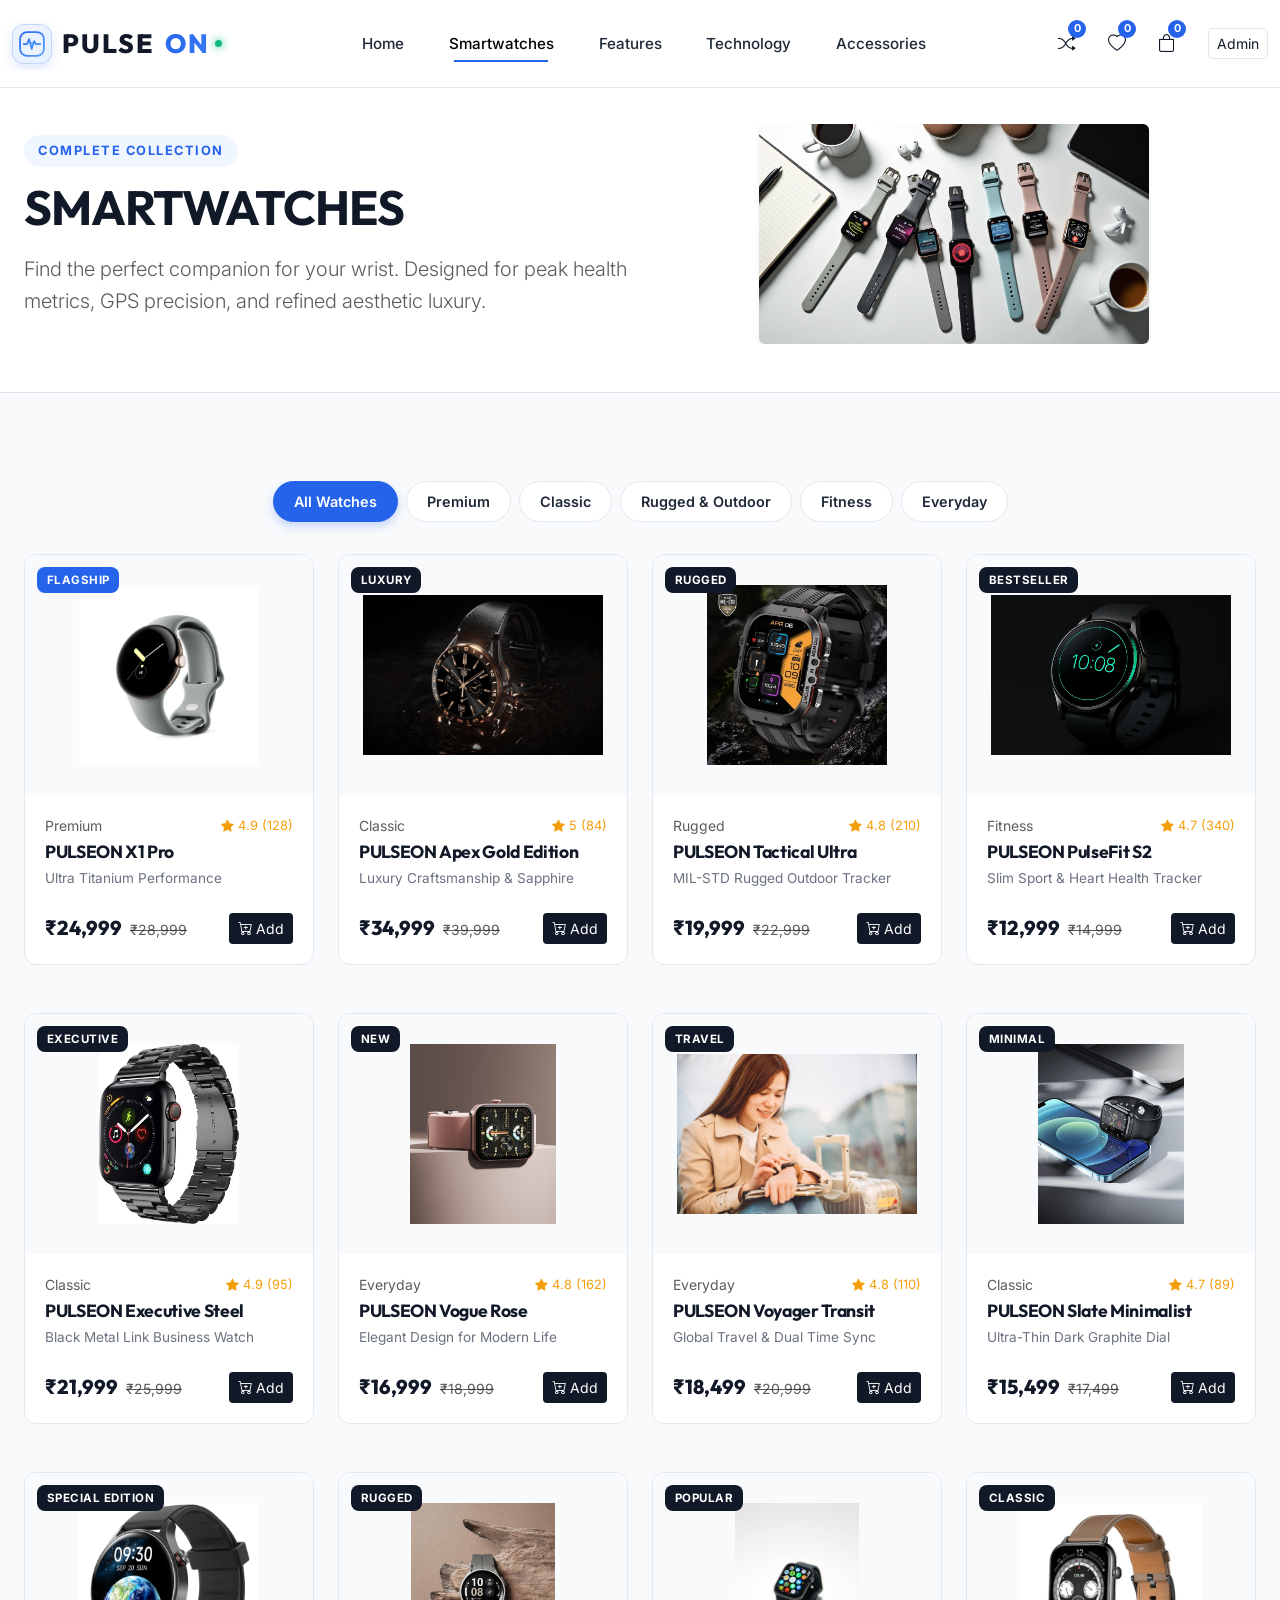
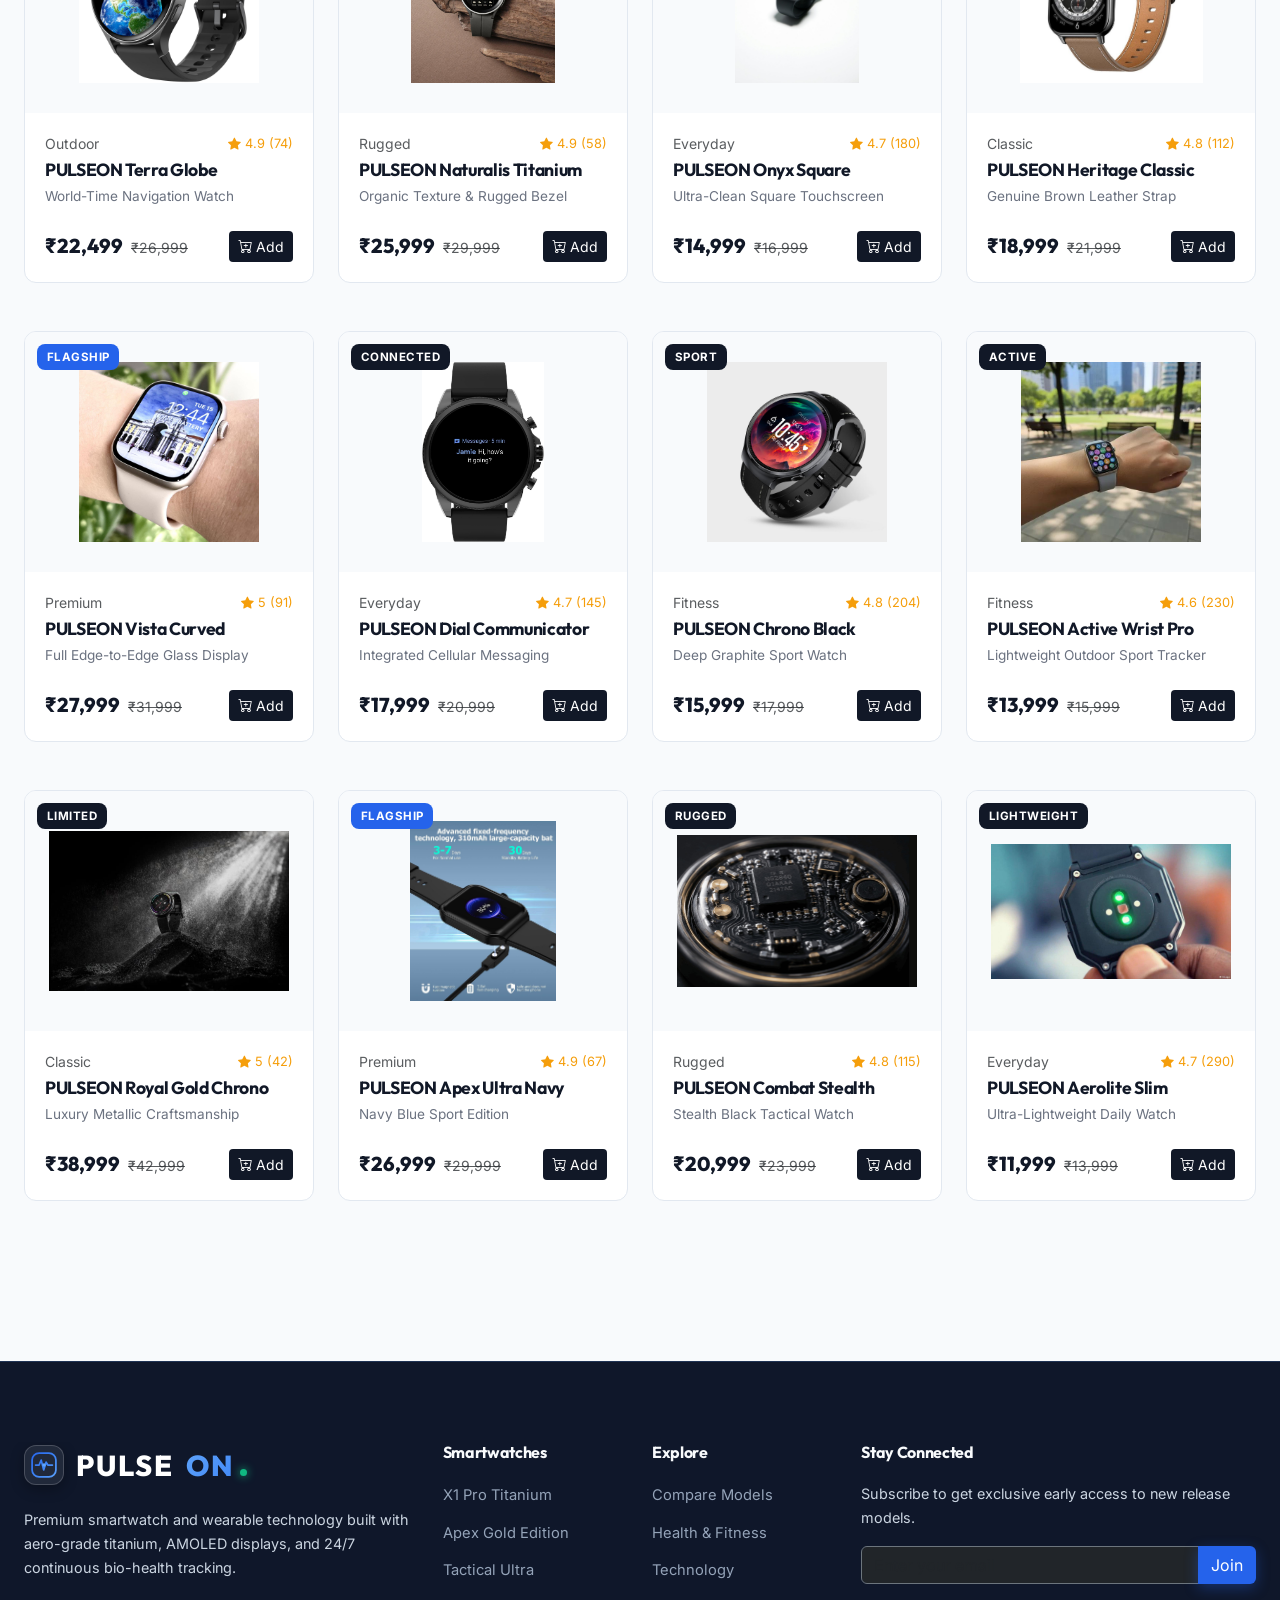
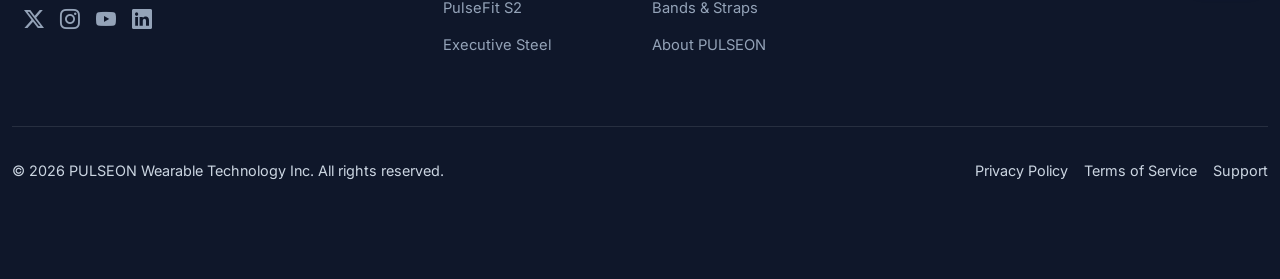
<file: smartwatches.html>
<!DOCTYPE html>
<html lang="en">
<head>
  <meta charset="UTF-8">
  <meta name="viewport" content="width=device-width, initial-scale=1.0">
  <title>Smartwatches Lineup | PULSEON</title>
  <!-- Brand Logo Favicon -->
  <link rel="icon" type="image/svg+xml" href="assets/images/favicon.svg">
  <meta name="description" content="Explore PULSEON's complete range of smartwatches including titanium flagships, rugged outdoor watches, executive classic watches, and sleek fitness bands.">
  
  <link href="https://cdn.jsdelivr.net/npm/bootstrap@5.3.2/dist/css/bootstrap.min.css" rel="stylesheet">
  <link href="https://cdn.jsdelivr.net/npm/bootstrap-icons@1.11.1/font/bootstrap-icons.css" rel="stylesheet">
  <link rel="stylesheet" href="assets/css/style.css">
</head>
<body>

  <div id="scroll-progress"></div>

  <div id="page-loader">
    <div class="loader-brand">PULSE<span>ON</span></div>
    <div class="loader-spinner"></div>
  </div>

  <!-- Navbar -->
    <nav class="navbar navbar-expand-lg navbar-pulseon">
    <div class="container">
      <a class="navbar-brand navbar-brand-text" href="index.html">
        PULSE<span>ON</span>
      </a>

      <!-- Mobile & Tablet Hamburger Toggler -->
      <button class="navbar-toggler navbar-toggler-custom border-0 shadow-none" type="button" id="mobile-nav-toggler" aria-label="Toggle navigation">
        <i class="bi bi-list fs-2 text-dark"></i>
      </button>

      <!-- Desktop & Mobile Dropdown Nav Links -->
      <div class="collapse navbar-collapse navbar-collapse-custom justify-content-center" id="mobile-nav-menu">
        <ul class="navbar-nav gap-lg-3">
          <li class="nav-item">
            <a class="nav-link nav-link-custom " href="index.html">Home</a>
          </li>
          <li class="nav-item">
            <a class="nav-link nav-link-custom active" href="smartwatches.html">Smartwatches</a>
          </li>
          <li class="nav-item">
            <a class="nav-link nav-link-custom " href="features.html">Features</a>
          </li>
          <li class="nav-item">
            <a class="nav-link nav-link-custom " href="technology.html">Technology</a>
          </li>
          <li class="nav-item">
            <a class="nav-link nav-link-custom " href="accessories.html">Accessories</a>
          </li>
        </ul>

        <!-- Mobile & Tablet Actions Inside Dropdown -->
        <div class="mobile-dropdown-actions d-lg-none mt-3 pt-3 border-top w-100">
          <div class="d-flex justify-content-around align-items-center mb-3">
            <a href="compare.html" class="nav-icon-btn" title="Compare Matrix">
              <i class="bi bi-shuffle"></i>
              <span class="badge-count compare-badge-count">0</span>
            </a>
            <a href="dashboard.html" class="nav-icon-btn" title="Wishlist">
              <i class="bi bi-heart"></i>
              <span class="badge-count wishlist-badge-count">0</span>
            </a>
            <a href="dashboard.html" class="nav-icon-btn" title="Shopping Cart">
              <i class="bi bi-bag"></i>
              <span class="badge-count cart-badge-count">0</span>
            </a>
          </div>
          <a href="admin.html" class="btn btn-sm btn-pulseon-outline w-100 text-center">Admin Portal</a>
        </div>
      </div>

      <!-- Desktop Only Quick Action Icons -->
      <div class="d-none d-lg-flex align-items-center gap-3">
        <a href="compare.html" class="nav-icon-btn" title="Compare Matrix">
          <i class="bi bi-shuffle"></i>
          <span class="badge-count compare-badge-count">0</span>
        </a>
        <a href="dashboard.html" class="nav-icon-btn" title="Wishlist">
          <i class="bi bi-heart"></i>
          <span class="badge-count wishlist-badge-count">0</span>
        </a>
        <a href="dashboard.html" class="nav-icon-btn" title="Shopping Cart">
          <i class="bi bi-bag"></i>
          <span class="badge-count cart-badge-count">0</span>
        </a>
        <a href="admin.html" class="btn btn-sm btn-pulseon-outline ms-2">Admin</a>
      </div>
    </div>
  </nav>

  <!-- Banner Header -->
  <section class="bg-white border-bottom py-5">
    <div class="container">
      <div class="row align-items-center">
        <div class="col-lg-6 reveal">
          <span class="section-tag">Complete Collection</span>
          <h1 class="display-5 fw-bold mb-3">SMARTWATCHES</h1>
          <p class="lead text-muted">
            Find the perfect companion for your wrist. Designed for peak health metrics, GPS precision, and refined aesthetic luxury.
          </p>
        </div>
        <div class="col-lg-6 text-center reveal">
          <img src="assets/images/35.jpg" alt="PULSEON Smartwatches Lineup" class="img-fluid rounded shadow-sm" style="max-height: 220px; object-fit: cover;">
        </div>
      </div>
    </div>
  </section>

  <!-- Product Filter & Grid -->
  <section class="section-padding">
    <div class="container">
      <!-- Filter Buttons -->
      <div class="filter-btn-group reveal">
        <button class="filter-btn smartwatch-filter-btn active" data-filter="All">All Watches</button>
        <button class="filter-btn smartwatch-filter-btn" data-filter="Premium">Premium</button>
        <button class="filter-btn smartwatch-filter-btn" data-filter="Classic">Classic</button>
        <button class="filter-btn smartwatch-filter-btn" data-filter="Rugged">Rugged & Outdoor</button>
        <button class="filter-btn smartwatch-filter-btn" data-filter="Fitness">Fitness</button>
        <button class="filter-btn smartwatch-filter-btn" data-filter="Everyday">Everyday</button>
      </div>

      <!-- Grid Container -->
      <div class="row g-4 justify-content-center" id="smartwatches-grid">
        <!-- Rendered via main.js -->
      </div>
    </div>
  </section>

  <!-- Footer -->
  <!-- FOOTER -->
  <footer class="footer-pulseon">
    <div class="container">
      <div class="row g-4">
        <div class="col-lg-4 col-md-6">
          <div class="footer-brand">PULSE<span>ON</span></div>
          <p class="small text-muted mb-4">
            Premium smartwatch and wearable technology built with aero-grade titanium, AMOLED displays, and 24/7 continuous bio-health tracking.
          </p>
          <div class="d-flex gap-3 text-white fs-5">
            <a href="#" class="text-white-50 hover-white"><i class="bi bi-twitter-x"></i></a>
            <a href="#" class="text-white-50 hover-white"><i class="bi bi-instagram"></i></a>
            <a href="#" class="text-white-50 hover-white"><i class="bi bi-youtube"></i></a>
            <a href="#" class="text-white-50 hover-white"><i class="bi bi-linkedin"></i></a>
          </div>
        </div>

        <div class="col-lg-2 col-6">
          <h6 class="footer-heading">Smartwatches</h6>
          <ul class="footer-links">
            <li><a href="smartwatches.html">X1 Pro Titanium</a></li>
            <li><a href="smartwatches.html">Apex Gold Edition</a></li>
            <li><a href="smartwatches.html">Tactical Ultra</a></li>
            <li><a href="smartwatches.html">PulseFit S2</a></li>
            <li><a href="smartwatches.html">Executive Steel</a></li>
          </ul>
        </div>

        <div class="col-lg-2 col-6">
          <h6 class="footer-heading">Explore</h6>
          <ul class="footer-links">
            <li><a href="compare.html">Compare Models</a></li>
            <li><a href="features.html">Health & Fitness</a></li>
            <li><a href="technology.html">Technology</a></li>
            <li><a href="accessories.html">Bands & Straps</a></li>
            <li><a href="about.html">About PULSEON</a></li>
          </ul>
        </div>

        <div class="col-lg-4 col-md-6">
          <h6 class="footer-heading">Stay Connected</h6>
          <p class="small text-muted mb-3">Subscribe to get exclusive early access to new release models.</p>
          <form onsubmit="event.preventDefault(); showToast('Subscribed to PULSEON Updates!');">
            <div class="input-group">
              <input type="email" class="form-control bg-dark text-white border-secondary" placeholder="Enter your email" required>
              <button class="btn btn-pulseon-primary" type="submit">Join</button>
            </div>
          </form>
        </div>
      </div>

      <div class="footer-bottom d-flex flex-column flex-md-row justify-content-between align-items-center text-muted">
        <div>&copy; 2026 PULSEON Wearable Technology Inc. All rights reserved.</div>
        <div class="d-flex gap-3 mt-2 mt-md-0">
          <a href="contact.html" class="text-muted">Privacy Policy</a>
          <a href="contact.html" class="text-muted">Terms of Service</a>
          <a href="contact.html" class="text-muted">Support</a>
        </div>
      </div>
    </div>
  </footer>

  <!-- Quick View Bootstrap Modal -->
  <div class="modal fade" id="quickViewModal" tabindex="-1" aria-hidden="true">
    <div class="modal-dialog modal-lg modal-dialog-centered">
      <div class="modal-content border-0 shadow-lg">
        <div class="modal-header border-0 pb-0">
          <h5 class="modal-title" id="quickViewTitle">Smartwatch Quick View</h5>
          <button type="button" class="btn-close" data-bs-dismiss="modal" aria-label="Close"></button>
        </div>
        <div class="modal-body p-4" id="quickViewBody"></div>
      </div>
    </div>
  </div>

  <script src="https://cdn.jsdelivr.net/npm/bootstrap@5.3.2/dist/js/bootstrap.bundle.min.js"></script>
  <script src="assets/js/main.js"></script>
</body>
</html>
</file>
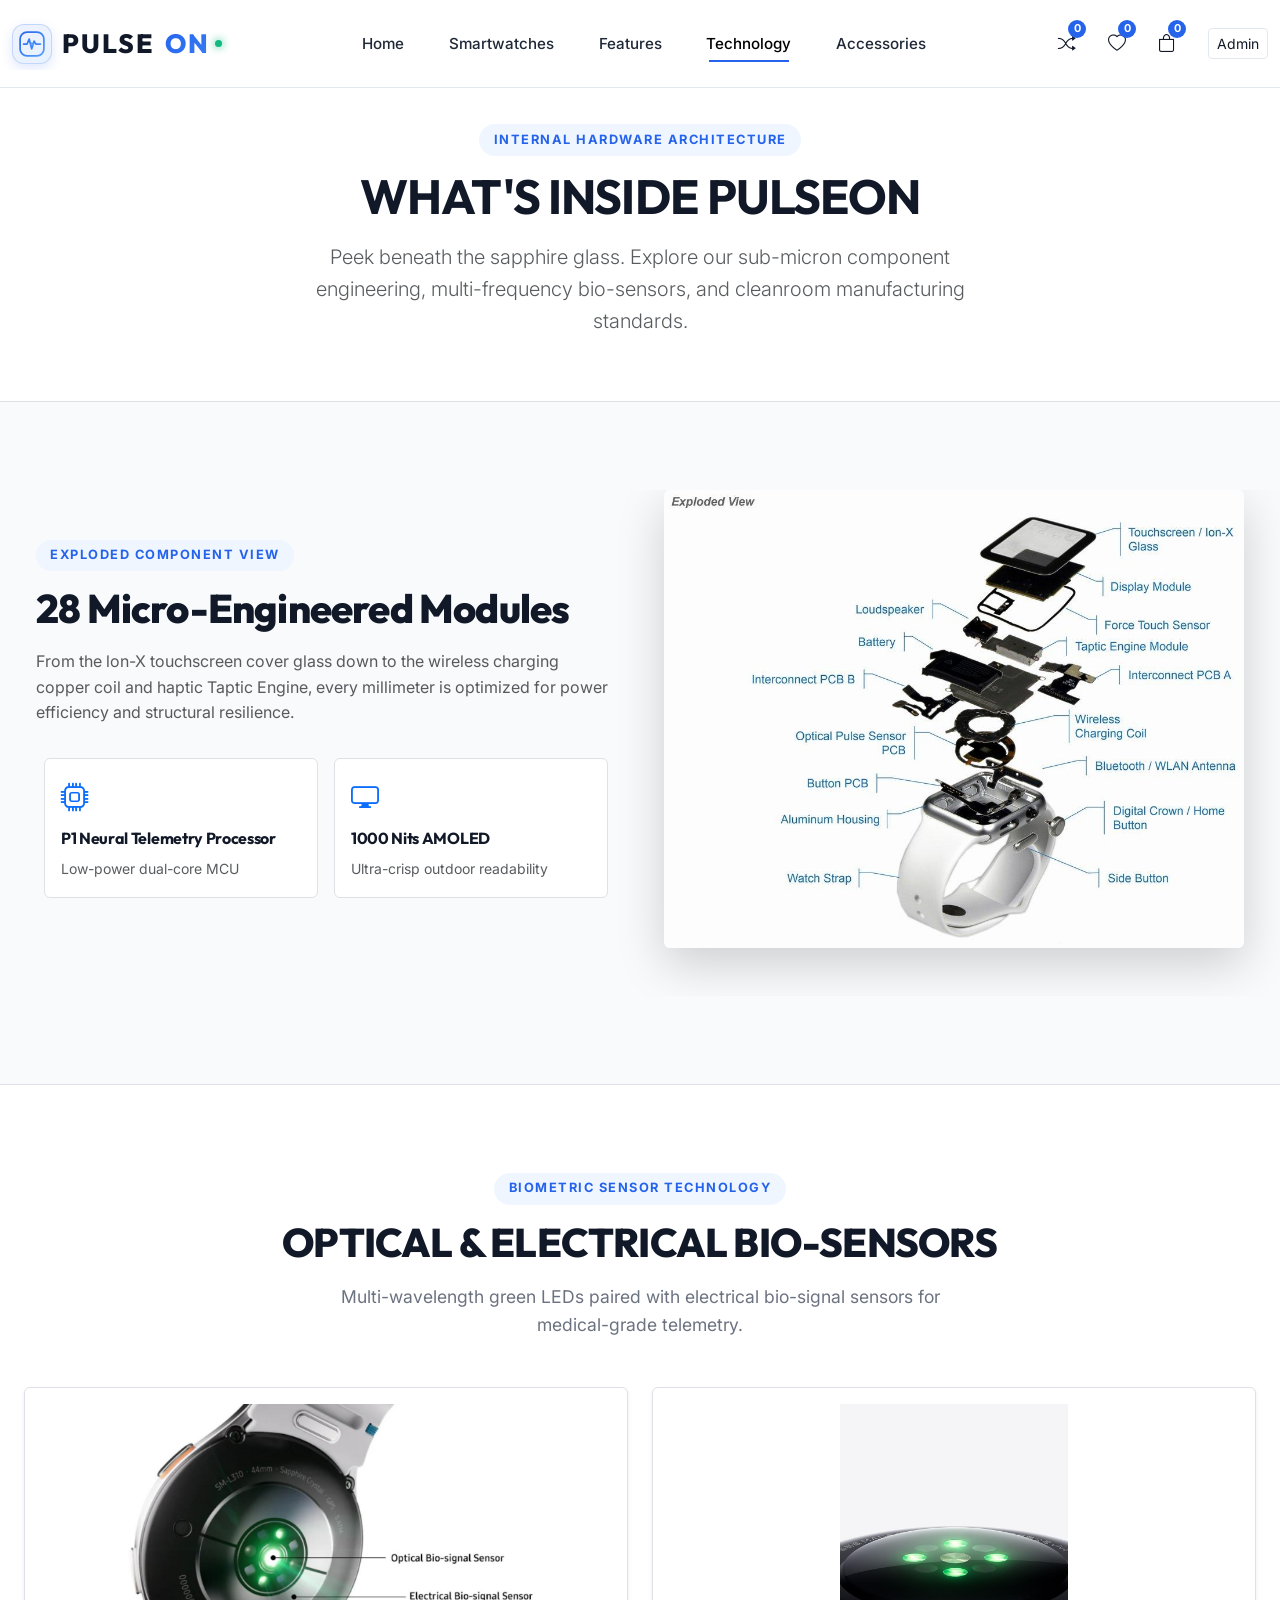
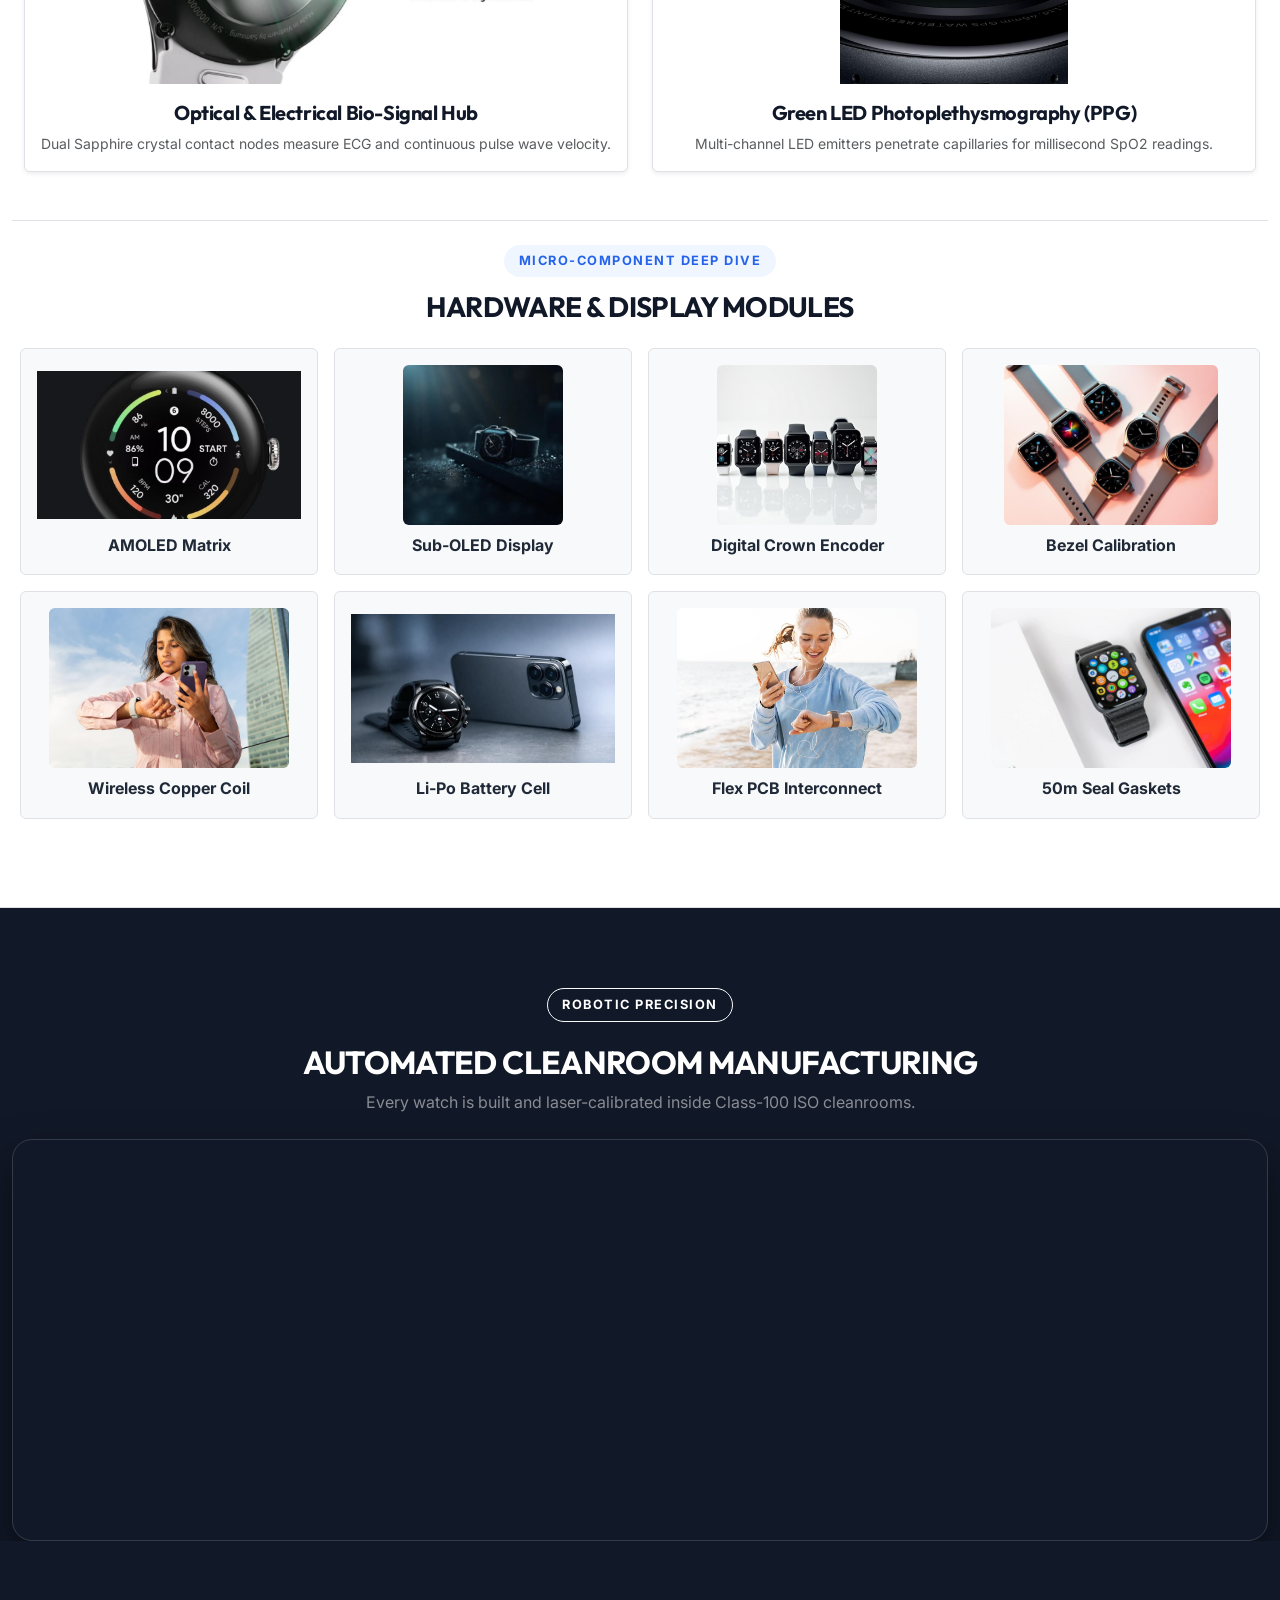
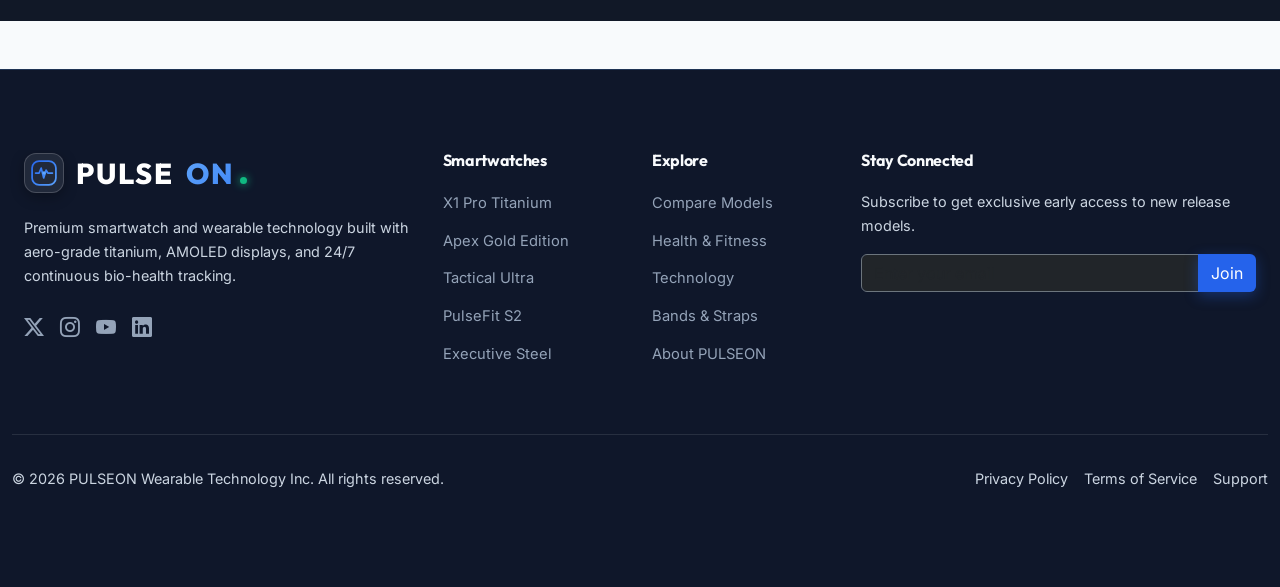
<file: technology.html>
<!DOCTYPE html>
<html lang="en">
<head>
  <meta charset="UTF-8">
  <meta name="viewport" content="width=device-width, initial-scale=1.0">
  <title>Inside PULSEON Technology | Engineering & Manufacturing</title>
  <!-- Brand Logo Favicon -->
  <link rel="icon" type="image/svg+xml" href="assets/images/favicon.svg">
  <meta name="description" content="Explore PULSEON's internal architecture: component exploded view, bio-signal optical sensors, AMOLED displays, and cleanroom automated manufacturing.">
  
  <link href="https://cdn.jsdelivr.net/npm/bootstrap@5.3.2/dist/css/bootstrap.min.css" rel="stylesheet">
  <link href="https://cdn.jsdelivr.net/npm/bootstrap-icons@1.11.1/font/bootstrap-icons.css" rel="stylesheet">
  <link rel="stylesheet" href="assets/css/style.css">
</head>
<body>

  <div id="scroll-progress"></div>
  <div id="page-loader">
    <div class="loader-brand">PULSE<span>ON</span></div>
    <div class="loader-spinner"></div>
  </div>

  <!-- Navbar -->
    <nav class="navbar navbar-expand-lg navbar-pulseon">
    <div class="container">
      <a class="navbar-brand navbar-brand-text" href="index.html">
        PULSE<span>ON</span>
      </a>

      <!-- Mobile & Tablet Hamburger Toggler -->
      <button class="navbar-toggler navbar-toggler-custom border-0 shadow-none" type="button" id="mobile-nav-toggler" aria-label="Toggle navigation">
        <i class="bi bi-list fs-2 text-dark"></i>
      </button>

      <!-- Desktop & Mobile Dropdown Nav Links -->
      <div class="collapse navbar-collapse navbar-collapse-custom justify-content-center" id="mobile-nav-menu">
        <ul class="navbar-nav gap-lg-3">
          <li class="nav-item">
            <a class="nav-link nav-link-custom " href="index.html">Home</a>
          </li>
          <li class="nav-item">
            <a class="nav-link nav-link-custom " href="smartwatches.html">Smartwatches</a>
          </li>
          <li class="nav-item">
            <a class="nav-link nav-link-custom " href="features.html">Features</a>
          </li>
          <li class="nav-item">
            <a class="nav-link nav-link-custom active" href="technology.html">Technology</a>
          </li>
          <li class="nav-item">
            <a class="nav-link nav-link-custom " href="accessories.html">Accessories</a>
          </li>
        </ul>

        <!-- Mobile & Tablet Actions Inside Dropdown -->
        <div class="mobile-dropdown-actions d-lg-none mt-3 pt-3 border-top w-100">
          <div class="d-flex justify-content-around align-items-center mb-3">
            <a href="compare.html" class="nav-icon-btn" title="Compare Matrix">
              <i class="bi bi-shuffle"></i>
              <span class="badge-count compare-badge-count">0</span>
            </a>
            <a href="dashboard.html" class="nav-icon-btn" title="Wishlist">
              <i class="bi bi-heart"></i>
              <span class="badge-count wishlist-badge-count">0</span>
            </a>
            <a href="dashboard.html" class="nav-icon-btn" title="Shopping Cart">
              <i class="bi bi-bag"></i>
              <span class="badge-count cart-badge-count">0</span>
            </a>
          </div>
          <a href="admin.html" class="btn btn-sm btn-pulseon-outline w-100 text-center">Admin Portal</a>
        </div>
      </div>

      <!-- Desktop Only Quick Action Icons -->
      <div class="d-none d-lg-flex align-items-center gap-3">
        <a href="compare.html" class="nav-icon-btn" title="Compare Matrix">
          <i class="bi bi-shuffle"></i>
          <span class="badge-count compare-badge-count">0</span>
        </a>
        <a href="dashboard.html" class="nav-icon-btn" title="Wishlist">
          <i class="bi bi-heart"></i>
          <span class="badge-count wishlist-badge-count">0</span>
        </a>
        <a href="dashboard.html" class="nav-icon-btn" title="Shopping Cart">
          <i class="bi bi-bag"></i>
          <span class="badge-count cart-badge-count">0</span>
        </a>
        <a href="admin.html" class="btn btn-sm btn-pulseon-outline ms-2">Admin</a>
      </div>
    </div>
  </nav>

  <!-- Banner Header -->
  <section class="bg-white border-bottom py-5">
    <div class="container text-center reveal">
      <span class="section-tag">Internal Hardware Architecture</span>
      <h1 class="display-5 fw-bold mb-3">WHAT'S INSIDE PULSEON</h1>
      <p class="lead text-muted mx-auto" style="max-width: 720px;">
        Peek beneath the sapphire glass. Explore our sub-micron component engineering, multi-frequency bio-sensors, and cleanroom manufacturing standards.
      </p>
    </div>
  </section>

  <!-- Component Architecture Exploded View -->
  <section class="section-padding">
    <div class="container">
      <div class="row align-items-center g-5 mb-5">
        <div class="col-lg-6 reveal reveal-left">
          <span class="section-tag">Exploded Component View</span>
          <h2 class="section-title">28 Micro-Engineered Modules</h2>
          <p class="text-muted">
            From the lon-X touchscreen cover glass down to the wireless charging copper coil and haptic Taptic Engine, every millimeter is optimized for power efficiency and structural resilience.
          </p>
          
          <div class="row g-3 mt-3">
            <div class="col-12 col-sm-6">
              <div class="p-3 bg-white border rounded text-center text-sm-start">
                <i class="bi bi-cpu text-primary fs-3 d-block mb-2"></i>
                <h6 class="fw-bold">P1 Neural Telemetry Processor</h6>
                <small class="text-muted">Low-power dual-core MCU</small>
              </div>
            </div>
            <div class="col-12 col-sm-6">
              <div class="p-3 bg-white border rounded text-center text-sm-start">
                <i class="bi bi-display text-primary fs-3 d-block mb-2"></i>
                <h6 class="fw-bold">1000 Nits AMOLED</h6>
                <small class="text-muted">Ultra-crisp outdoor readability</small>
              </div>
            </div>
          </div>
        </div>

        <div class="col-lg-6 text-center reveal reveal-right">
          <img src="assets/images/26.jpg" alt="PULSEON Exploded Component Diagram" class="img-fluid rounded shadow-lg">
        </div>
      </div>
    </div>
  </section>

  <!-- Bio-Signal Sensor Technology -->
  <section class="section-padding bg-white border-top border-bottom">
    <div class="container">
      <div class="text-center mb-5 reveal">
        <span class="section-tag">Biometric Sensor Technology</span>
        <h2 class="section-title">OPTICAL & ELECTRICAL BIO-SENSORS</h2>
        <p class="section-subtitle">Multi-wavelength green LEDs paired with electrical bio-signal sensors for medical-grade telemetry.</p>
      </div>

      <div class="row g-4 align-items-center mb-5">
        <div class="col-12 col-md-6 reveal">
          <div class="card p-3 border shadow-sm text-center">
            <img src="assets/images/27.jpg" alt="Optical Bio-signal Sensor" class="img-fluid rounded mb-3" style="max-height: 280px; object-fit: contain;">
            <h5>Optical & Electrical Bio-Signal Hub</h5>
            <p class="text-muted small mb-0">Dual Sapphire crystal contact nodes measure ECG and continuous pulse wave velocity.</p>
          </div>
        </div>

        <div class="col-12 col-md-6 reveal">
          <div class="card p-3 border shadow-sm text-center">
            <img src="assets/images/25.jpg" alt="Green LED Sensor Array" class="img-fluid rounded mb-3" style="max-height: 280px; object-fit: contain;">
            <h5>Green LED Photoplethysmography (PPG)</h5>
            <p class="text-muted small mb-0">Multi-channel LED emitters penetrate capillaries for millisecond SpO2 readings.</p>
          </div>
        </div>
      </div>

      <!-- Tech Component Gallery (Images 33-40, 44-47) -->
      <div class="pt-4 border-top">
        <div class="text-center mb-4 reveal">
          <span class="section-tag">Micro-Component Deep Dive</span>
          <h3>HARDWARE & DISPLAY MODULES</h3>
        </div>

        <div class="row g-3">
          <div class="col-12 col-sm-6 col-md-3 reveal">
            <div class="border rounded p-3 text-center bg-light">
              <img src="assets/images/22.jpg" class="img-fluid rounded mb-2" style="height: 160px; object-fit: contain;" alt="AMOLED Panel">
              <small class="fw-bold d-block fs-6">AMOLED Matrix</small>
            </div>
          </div>

          <div class="col-12 col-sm-6 col-md-3 reveal">
            <div class="border rounded p-3 text-center bg-light">
              <img src="assets/images/33.jpg" class="img-fluid rounded mb-2" style="height: 160px; object-fit: contain;" alt="OLED Dial Module">
              <small class="fw-bold d-block fs-6">Sub-OLED Display</small>
            </div>
          </div>

          <div class="col-12 col-sm-6 col-md-3 reveal">
            <div class="border rounded p-3 text-center bg-light">
              <img src="assets/images/34.jpg" class="img-fluid rounded mb-2" style="height: 160px; object-fit: contain;" alt="Digital Crown Assembly">
              <small class="fw-bold d-block fs-6">Digital Crown Encoder</small>
            </div>
          </div>

          <div class="col-12 col-sm-6 col-md-3 reveal">
            <div class="border rounded p-3 text-center bg-light">
              <img src="assets/images/36.jpg" class="img-fluid rounded mb-2" style="height: 160px; object-fit: contain;" alt="Chassis Bezel">
              <small class="fw-bold d-block fs-6">Bezel Calibration</small>
            </div>
          </div>

          <div class="col-12 col-sm-6 col-md-3 reveal">
            <div class="border rounded p-3 text-center bg-light">
              <img src="assets/images/38.jpg" class="img-fluid rounded mb-2" style="height: 160px; object-fit: contain;" alt="Wireless Charging Coil">
              <small class="fw-bold d-block fs-6">Wireless Copper Coil</small>
            </div>
          </div>

          <div class="col-12 col-sm-6 col-md-3 reveal">
            <div class="border rounded p-3 text-center bg-light">
              <img src="assets/images/39.jpg" class="img-fluid rounded mb-2" style="height: 160px; object-fit: contain;" alt="Lithium Polymer Battery">
              <small class="fw-bold d-block fs-6">Li-Po Battery Cell</small>
            </div>
          </div>

          <div class="col-12 col-sm-6 col-md-3 reveal">
            <div class="border rounded p-3 text-center bg-light">
              <img src="assets/images/44.jpg" class="img-fluid rounded mb-2" style="height: 160px; object-fit: contain;" alt="Micro PCB Board">
              <small class="fw-bold d-block fs-6">Flex PCB Interconnect</small>
            </div>
          </div>

          <div class="col-12 col-sm-6 col-md-3 reveal">
            <div class="border rounded p-3 text-center bg-light">
              <img src="assets/images/45.jpg" class="img-fluid rounded mb-2" style="height: 160px; object-fit: contain;" alt="Water Seal Gasket">
              <small class="fw-bold d-block fs-6">50m Seal Gaskets</small>
            </div>
          </div>
        </div>
      </div>

    </div>
  </section>

  <!-- Manufacturing Video Section -->
  <section class="video-strip-section">
    <div class="container text-center">
      <div class="mb-4 reveal">
        <span class="section-tag bg-transparent text-white border border-light">Robotic Precision</span>
        <h2 class="text-white mt-2">AUTOMATED CLEANROOM MANUFACTURING</h2>
        <p class="text-white-50">Every watch is built and laser-calibrated inside Class-100 ISO cleanrooms.</p>
      </div>

      <div class="video-strip-container reveal reveal-scale">
        <video autoplay muted loop playsinline preload="metadata">
          <source src="assets/videos/assembly-01.mp4" type="video/mp4">
        </video>
      </div>
    </div>
  </section>

  <!-- Footer -->
  <!-- FOOTER -->
  <footer class="footer-pulseon">
    <div class="container">
      <div class="row g-4">
        <div class="col-lg-4 col-md-6">
          <div class="footer-brand">PULSE<span>ON</span></div>
          <p class="small text-muted mb-4">
            Premium smartwatch and wearable technology built with aero-grade titanium, AMOLED displays, and 24/7 continuous bio-health tracking.
          </p>
          <div class="d-flex gap-3 text-white fs-5">
            <a href="#" class="text-white-50 hover-white"><i class="bi bi-twitter-x"></i></a>
            <a href="#" class="text-white-50 hover-white"><i class="bi bi-instagram"></i></a>
            <a href="#" class="text-white-50 hover-white"><i class="bi bi-youtube"></i></a>
            <a href="#" class="text-white-50 hover-white"><i class="bi bi-linkedin"></i></a>
          </div>
        </div>

        <div class="col-lg-2 col-6">
          <h6 class="footer-heading">Smartwatches</h6>
          <ul class="footer-links">
            <li><a href="smartwatches.html">X1 Pro Titanium</a></li>
            <li><a href="smartwatches.html">Apex Gold Edition</a></li>
            <li><a href="smartwatches.html">Tactical Ultra</a></li>
            <li><a href="smartwatches.html">PulseFit S2</a></li>
            <li><a href="smartwatches.html">Executive Steel</a></li>
          </ul>
        </div>

        <div class="col-lg-2 col-6">
          <h6 class="footer-heading">Explore</h6>
          <ul class="footer-links">
            <li><a href="compare.html">Compare Models</a></li>
            <li><a href="features.html">Health & Fitness</a></li>
            <li><a href="technology.html">Technology</a></li>
            <li><a href="accessories.html">Bands & Straps</a></li>
            <li><a href="about.html">About PULSEON</a></li>
          </ul>
        </div>

        <div class="col-lg-4 col-md-6">
          <h6 class="footer-heading">Stay Connected</h6>
          <p class="small text-muted mb-3">Subscribe to get exclusive early access to new release models.</p>
          <form onsubmit="event.preventDefault(); showToast('Subscribed to PULSEON Updates!');">
            <div class="input-group">
              <input type="email" class="form-control bg-dark text-white border-secondary" placeholder="Enter your email" required>
              <button class="btn btn-pulseon-primary" type="submit">Join</button>
            </div>
          </form>
        </div>
      </div>

      <div class="footer-bottom d-flex flex-column flex-md-row justify-content-between align-items-center text-muted">
        <div>&copy; 2026 PULSEON Wearable Technology Inc. All rights reserved.</div>
        <div class="d-flex gap-3 mt-2 mt-md-0">
          <a href="contact.html" class="text-muted">Privacy Policy</a>
          <a href="contact.html" class="text-muted">Terms of Service</a>
          <a href="contact.html" class="text-muted">Support</a>
        </div>
      </div>
    </div>
  </footer>

  <script src="https://cdn.jsdelivr.net/npm/bootstrap@5.3.2/dist/js/bootstrap.bundle.min.js"></script>
  <script src="assets/js/main.js"></script>
</body>
</html>
</file>
<file: assets/css/style.css>
/* 
  PULSEON - Premium Smartwatch & Wearable Technology
  Design System & Stylesheet
*/

@import url('https://fonts.googleapis.com/css2?family=Inter:wght@300;400;500;600;700;800&family=Outfit:wght@400;500;600;700;800&display=swap');

:root {
  --primary: #2563EB;
  --primary-dark: #1D4ED8;
  --primary-light: #EFF6FF;
  --accent: #38BDF8;
  --dark: #111827;
  --dark-surface: #1F2937;
  --text: #1F2937;
  --muted: #6B7280;
  --light: #F8FAFC;
  --white: #FFFFFF;
  --border: #E2E8F0;
  --border-focus: #93C5FD;
  --card-bg: #FFFFFF;
  --shadow-sm: 0 1px 3px rgba(0,0,0,0.05), 0 1px 2px rgba(0,0,0,0.03);
  --shadow-md: 0 4px 6px -1px rgba(0,0,0,0.08), 0 2px 4px -1px rgba(0,0,0,0.04);
  --shadow-lg: 0 10px 25px -5px rgba(0,0,0,0.1), 0 8px 10px -6px rgba(0,0,0,0.04);
  --shadow-glow: 0 0 25px rgba(37, 99, 235, 0.25);
  --radius-sm: 8px;
  --radius-md: 12px;
  --radius-lg: 20px;
  --radius-full: 9999px;
  --transition: all 0.3s cubic-bezier(0.4, 0, 0.2, 1);
  --font-main: 'Inter', system-ui, -apple-system, sans-serif;
  --font-heading: 'Outfit', 'Inter', system-ui, sans-serif;
}

/* Reset & Base */
*, *::before, *::after {
  box-sizing: border-box;
  margin: 0;
  padding: 0;
}

html {
  scroll-behavior: smooth;
  font-size: 16px;
  width: 100% !important;
  max-width: 100vw !important;
  overflow-x: hidden !important;
}

body {
  font-family: var(--font-main);
  background-color: var(--light);
  color: var(--text);
  line-height: 1.6;
  width: 100% !important;
  max-width: 100vw !important;
  overflow-x: hidden !important;
  position: relative;
  padding-top: 76px !important;
  -webkit-font-smoothing: antialiased;
}

section, header, footer, main, .container, .container-fluid {
  max-width: 100vw !important;
  overflow-x: hidden;
}

.row {
  margin-left: 0 !important;
  margin-right: 0 !important;
}

/* Typography */
h1, h2, h3, h4, h5, h6 {
  font-family: var(--font-heading);
  color: var(--dark);
  font-weight: 700;
  line-height: 1.25;
  letter-spacing: -0.02em;
}

a {
  color: var(--primary);
  text-decoration: none;
  transition: var(--transition);
}

a:hover {
  color: var(--primary-dark);
}

/* Scroll Progress Bar */
#scroll-progress {
  position: fixed;
  top: 0;
  left: 0;
  height: 3px;
  background: linear-gradient(90deg, var(--primary), var(--accent));
  width: 0%;
  z-index: 1000;
  transition: width 0.1s linear;
}

/* Page Loader */
#page-loader {
  position: fixed;
  top: 0;
  left: 0;
  width: 100vw;
  height: 100vh;
  background-color: var(--white);
  z-index: 9999;
  display: flex;
  flex-direction: column;
  justify-content: center;
  align-items: center;
  transition: opacity 0.5s ease, visibility 0.5s ease;
}

#page-loader.fade-out {
  opacity: 0;
  visibility: hidden;
}

.loader-brand {
  font-family: var(--font-heading);
  font-size: 2.5rem;
  font-weight: 800;
  letter-spacing: 4px;
  color: var(--dark);
  margin-bottom: 1rem;
}

.loader-brand span {
  color: var(--primary);
}

.loader-spinner {
  width: 40px;
  height: 40px;
  border: 3px solid var(--border);
  border-top-color: var(--primary);
  border-radius: 50%;
  animation: spin 0.8s linear infinite;
}

@keyframes spin {
  to { transform: rotate(360deg); }
}

/* Header & 100% Sticky Navbar Across All Pixel Widths & Devices */
.navbar-pulseon {
  background-color: rgba(255, 255, 255, 0.94) !important;
  backdrop-filter: blur(14px) !important;
  -webkit-backdrop-filter: blur(14px) !important;
  border-bottom: 1px solid var(--border) !important;
  padding: 1.1rem 0;
  position: fixed !important;
  top: 0 !important;
  left: 0 !important;
  right: 0 !important;
  width: 100% !important;
  z-index: 1050 !important;
  transition: padding 0.3s ease, box-shadow 0.3s ease;
}

.navbar-pulseon.scrolled {
  padding: 0.65rem 0;
  box-shadow: var(--shadow-sm);
  background-color: rgba(255, 255, 255, 0.96);
}

.navbar-brand-text {
  font-family: var(--font-heading);
  font-size: 1.65rem;
  font-weight: 800;
  letter-spacing: 2px;
  color: var(--dark);
  display: inline-flex;
  align-items: center;
  gap: 10px;
  text-decoration: none;
  transition: transform 0.3s ease;
}

/* Unique PULSEON Tech Brand Logo Symbol */
.brand-logo-mark {
  position: relative;
  width: 40px;
  height: 40px;
  display: inline-flex;
  align-items: center;
  justify-content: center;
  background: linear-gradient(135deg, rgba(37, 99, 235, 0.08) 0%, rgba(96, 165, 250, 0.15) 100%);
  border: 1px solid rgba(37, 99, 235, 0.2);
  border-radius: 12px;
  padding: 5px;
  transition: all 0.4s cubic-bezier(0.34, 1.56, 0.64, 1);
  box-shadow: 0 4px 12px rgba(37, 99, 235, 0.15);
  flex-shrink: 0;
}

.brand-logo-svg {
  width: 100%;
  height: 100%;
  display: block;
}

.logo-pulse-path {
  stroke-dasharray: 80;
  stroke-dashoffset: 0;
  animation: logoPulseBeat 3.2s cubic-bezier(0.4, 0, 0.6, 1) infinite;
}

@keyframes logoPulseBeat {
  0% { stroke-dashoffset: 80; }
  50% { stroke-dashoffset: 0; }
  100% { stroke-dashoffset: -80; }
}

.navbar-brand-text:hover .brand-logo-mark {
  transform: translateY(-2px) scale(1.08) rotate(-3deg);
  background: linear-gradient(135deg, rgba(37, 99, 235, 0.2) 0%, rgba(96, 165, 250, 0.35) 100%);
  border-color: rgba(37, 99, 235, 0.5);
  box-shadow: 0 8px 22px rgba(37, 99, 235, 0.38), 0 0 16px rgba(96, 165, 250, 0.45);
}

.navbar-brand-text span.brand-on-text {
  background: linear-gradient(135deg, #2563EB 0%, #3B82F6 100%);
  -webkit-background-clip: text;
  background-clip: text;
  -webkit-text-fill-color: transparent;
  position: relative;
  display: inline-flex;
  align-items: center;
}

.brand-status-dot {
  width: 7px;
  height: 7px;
  background-color: #10B981;
  border-radius: 50%;
  display: inline-block;
  margin-left: 5px;
  box-shadow: 0 0 8px #10B981;
  animation: brandStatusPulse 2s infinite;
}

@keyframes brandStatusPulse {
  0%, 100% { transform: scale(1); opacity: 1; box-shadow: 0 0 8px #10B981; }
  50% { transform: scale(1.35); opacity: 0.6; box-shadow: 0 0 14px #10B981; }
}

.nav-link-custom {
  font-family: var(--font-main);
  font-size: 0.95rem;
  font-weight: 500;
  color: var(--text);
  padding: 0.5rem 0.9rem !important;
  position: relative;
  transition: var(--transition);
}

.nav-link-custom:hover,
.nav-link-custom.active {
  color: var(--primary);
}

.nav-link-custom::after {
  content: '';
  position: absolute;
  bottom: 2px;
  left: 50%;
  width: 0;
  height: 2px;
  background-color: var(--primary);
  transition: width 0.3s ease, left 0.3s ease;
}

.nav-link-custom:hover::after,
.nav-link-custom.active::after {
  width: 70%;
  left: 15%;
}

.nav-icon-btn {
  color: var(--dark);
  font-size: 1.1rem;
  padding: 0.5rem;
  border-radius: var(--radius-full);
  display: inline-flex;
  align-items: center;
  justify-content: center;
  transition: var(--transition);
  position: relative;
}

.nav-icon-btn:hover {
  background-color: var(--light);
  color: var(--primary);
}

.badge-count {
  position: absolute;
  top: -2px;
  right: -2px;
  background-color: var(--primary);
  color: var(--white);
  font-size: 0.68rem;
  font-weight: 700;
  width: 18px;
  height: 18px;
  border-radius: 50%;
  display: flex;
  align-items: center;
  justify-content: center;
}

/* Tablet (1024px) & Mobile Hamburger Menu System */
@media (max-width: 1199.98px) {
  .navbar-toggler-custom {
    display: inline-flex !important;
  }

  .navbar-collapse-custom {
    position: fixed;
    top: 66px;
    left: 0;
    right: 0;
    background-color: var(--white);
    border-bottom: 1px solid var(--border);
    padding: 1.5rem;
    box-shadow: 0 15px 35px rgba(0, 0, 0, 0.15);
    max-height: 0;
    overflow: hidden;
    opacity: 0;
    transform: translateY(-10px);
    transition: max-height 0.4s ease, opacity 0.3s ease, transform 0.3s ease;
    z-index: 1000;
  }

  .navbar-collapse-custom.show {
    max-height: 520px;
    opacity: 1;
    transform: translateY(0);
    overflow-y: auto;
  }

  .navbar-nav {
    flex-direction: column;
    align-items: flex-start;
    gap: 0.5rem !important;
  }

  .nav-link-custom {
    width: 100%;
    padding: 0.75rem 1rem !important;
    border-radius: var(--radius-sm);
  }

  .nav-link-custom:hover {
    background-color: var(--primary-light);
  }
}

@media (min-width: 1200px) {
  .navbar-toggler-custom {
    display: none !important;
  }
}

/* Buttons */
.btn-pulseon {
  font-family: var(--font-heading);
  font-size: 0.95rem;
  font-weight: 600;
  padding: 0.75rem 1.6rem;
  border-radius: var(--radius-md);
  transition: var(--transition);
  display: inline-flex;
  align-items: center;
  justify-content: center;
  gap: 8px;
  border: 1px solid transparent;
  cursor: pointer;
}

.btn-pulseon-primary {
  background-color: var(--primary);
  color: var(--white);
  box-shadow: 0 4px 14px rgba(37, 99, 235, 0.35);
}

.btn-pulseon-primary:hover {
  background-color: var(--primary-dark);
  color: var(--white);
  transform: translateY(-2px);
  box-shadow: 0 6px 20px rgba(37, 99, 235, 0.45);
}

.btn-pulseon-outline {
  background-color: transparent;
  color: var(--dark);
  border-color: var(--border);
}

.btn-pulseon-outline:hover {
  background-color: var(--white);
  border-color: var(--primary);
  color: var(--primary);
  transform: translateY(-2px);
  box-shadow: var(--shadow-sm);
}

.btn-pulseon-dark {
  background-color: var(--dark);
  color: var(--white);
}

.btn-pulseon-dark:hover {
  background-color: #000000;
  color: var(--white);
  transform: translateY(-2px);
}

.btn-pulseon-sm {
  padding: 0.45rem 1rem;
  font-size: 0.85rem;
  border-radius: var(--radius-sm);
}

.btn-arrow i {
  transition: transform 0.25s ease;
}

.btn-arrow:hover i {
  transform: translateX(4px);
}

/* Section Common Styling */
.section-padding {
  padding: 5.5rem 0;
}

.section-tag {
  display: inline-block;
  font-size: 0.8rem;
  font-weight: 700;
  letter-spacing: 1.5px;
  text-transform: uppercase;
  color: var(--primary);
  background-color: var(--primary-light);
  padding: 0.35rem 0.9rem;
  border-radius: var(--radius-full);
  margin-bottom: 0.75rem;
}

.section-title {
  font-size: 2.5rem;
  font-weight: 800;
  margin-bottom: 1rem;
  color: var(--dark);
}

.section-subtitle {
  font-size: 1.1rem;
  color: var(--muted);
  max-width: 650px;
  margin: 0 auto 2.5rem auto;
}

/* Hero Section */
.hero-section {
  position: relative;
  background: radial-gradient(circle at 70% 30%, rgba(37, 99, 235, 0.04) 0%, transparent 60%),
              linear-gradient(180deg, #FFFFFF 0%, #F8FAFC 100%);
  padding: 4rem 0 5rem 0;
  overflow: hidden;
}

.hero-tag {
  font-size: 0.85rem;
  font-weight: 700;
  letter-spacing: 2px;
  text-transform: uppercase;
  color: var(--primary);
  margin-bottom: 1rem;
  display: block;
}

.hero-title {
  font-size: 3.5rem;
  font-weight: 800;
  letter-spacing: -0.03em;
  color: var(--dark);
  line-height: 1.1;
  margin-bottom: 1.25rem;
}

.hero-title span {
  background: linear-gradient(135deg, var(--primary) 0%, #3B82F6 100%);
  -webkit-background-clip: text;
  background-clip: text;
  -webkit-text-fill-color: transparent;
}

.hero-description {
  font-size: 1.15rem;
  color: var(--muted);
  margin-bottom: 2rem;
  max-width: 500px;
}

.hero-image-wrapper {
  position: relative;
  display: flex;
  align-items: center;
  justify-content: center;
}

.hero-main-img {
  max-width: 90%;
  height: auto;
  object-fit: contain;
  filter: drop-shadow(0 20px 30px rgba(0, 0, 0, 0.12));
  transform: scale(0.96);
  opacity: 0;
  animation: heroImgReveal 1.2s cubic-bezier(0.2, 0.8, 0.2, 1) 0.3s forwards;
}

@keyframes heroImgReveal {
  to {
    transform: scale(1);
    opacity: 1;
  }
}

/* Floating Technology Assembly Video Panels */
.hero-video-panel {
  position: absolute;
  background-color: rgba(255, 255, 255, 0.95);
  backdrop-filter: blur(10px);
  border: 1px solid var(--border);
  border-radius: var(--radius-md);
  padding: 8px;
  box-shadow: var(--shadow-lg);
  z-index: 10;
  transition: var(--transition);
}

.hero-video-panel:hover {
  transform: scale(1.05) !important;
  border-color: var(--primary);
  box-shadow: var(--shadow-glow);
}

.hero-video-panel video {
  width: 140px;
  height: 95px;
  object-fit: cover;
  border-radius: var(--radius-sm);
  display: block;
}

.hero-video-panel .video-label {
  font-size: 0.68rem;
  font-weight: 700;
  letter-spacing: 1px;
  text-transform: uppercase;
  color: var(--dark);
  margin-top: 6px;
  text-align: center;
  display: flex;
  align-items: center;
  justify-content: center;
  gap: 4px;
}

.hero-video-panel .video-label i {
  color: var(--primary);
  font-size: 0.75rem;
}

.hero-video-1 {
  top: 10%;
  left: 0;
  animation: floatSubtle1 5s ease-in-out infinite alternate;
}

.hero-video-2 {
  bottom: 8%;
  right: 0;
  animation: floatSubtle2 6s ease-in-out 1s infinite alternate;
}

/* Hero Bento Video Grid */
.hero-bento {
  display: grid;
  grid-template-columns: 1fr 1fr;
  grid-template-rows: 1.5fr 1fr;
  gap: 12px;
  width: 100%;
  max-width: 560px;
  height: clamp(320px, calc(100vh - 220px), 560px);
  margin: 0 auto;
}

.bento-tile {
  position: relative;
  overflow: hidden;
  border-radius: 20px;
  border: 1px solid var(--border);
  box-shadow: var(--shadow-lg);
  background: var(--dark);
  opacity: 0;
  transform: translateY(24px);
  animation: bentoIn 0.8s cubic-bezier(0.22, 1, 0.36, 1) forwards;
  transition: box-shadow 0.4s ease, border-color 0.4s ease;
}

.bento-main { grid-column: 1 / -1; animation-delay: 0.1s; }
.bento-sm:nth-of-type(2) { animation-delay: 0.3s; }
.bento-sm:nth-of-type(3) { animation-delay: 0.5s; }

.bento-tile:hover {
  border-color: var(--primary);
  box-shadow: var(--shadow-glow);
}

.bento-tile video {
  width: 100%;
  height: 100%;
  object-fit: cover;
  display: block;
  transition: transform 0.8s ease;
}

.bento-tile:hover video { transform: scale(1.06); }

.bento-caption {
  position: absolute;
  left: 0; right: 0; bottom: 0;
  padding: 28px 12px 10px;
  background: linear-gradient(to top, rgba(10, 15, 30, 0.85), transparent);
  color: #fff;
  font-size: 0.7rem;
  font-weight: 700;
  letter-spacing: 1px;
  text-transform: uppercase;
  text-align: left;
  display: flex;
  align-items: center;
  gap: 6px;
}

.bento-caption i { color: #60A5FA; }

.bento-live {
  position: absolute;
  top: 14px; left: 14px;
  display: inline-flex;
  align-items: center;
  gap: 6px;
  padding: 5px 12px;
  border-radius: 999px;
  background: rgba(10, 15, 30, 0.6);
  backdrop-filter: blur(8px);
  color: #fff;
  font-size: 0.68rem;
  font-weight: 700;
  letter-spacing: 1.5px;
}

.bento-live i {
  font-size: 0.5rem;
  color: #EF4444;
  animation: livePulse 1.4s ease-in-out infinite;
}

@keyframes bentoIn { to { opacity: 1; transform: translateY(0); } }
@keyframes livePulse { 0%, 100% { opacity: 1; } 50% { opacity: 0.25; } }

@keyframes floatSubtle1 {
  0% { transform: translateY(0px); }
  100% { transform: translateY(-12px); }
}

@keyframes floatSubtle2 {
  0% { transform: translateY(0px); }
  100% { transform: translateY(14px); }
}

/* Mobile & Tablet (up to 1199.98px / 1024px) Hero Adjustments */
@media (max-width: 1199.98px) {
  .hero-section {
    text-align: center;
  }

  .hero-tag {
    display: inline-flex;
    margin-left: auto;
    margin-right: auto;
  }

  .hero-title {
    font-size: 2.75rem;
    text-align: center;
  }

  .hero-description {
    margin-left: auto;
    margin-right: auto;
    text-align: center;
  }

  .hero-section .d-flex.flex-wrap {
    justify-content: center !important;
  }

  .hero-section .mt-4.pt-2.d-flex {
    justify-content: center !important;
  }

  .hero-video-1 {
    top: 0;
    left: 0;
  }

  .hero-video-2 {
    display: none;
  }
}

@media (max-width: 575.98px) {
  .hero-title {
    font-size: 2.15rem;
  }
}

/* Secondary Trust Bar - Marquee Ticker */
.trust-bar {
  background: linear-gradient(90deg, #0B1220, #111C33 50%, #0B1220);
  border-top: 1px solid rgba(96, 165, 250, 0.25);
  border-bottom: 1px solid rgba(96, 165, 250, 0.25);
  padding: 1.1rem 0;
  overflow: hidden;
  position: relative;
}

.trust-marquee {
  -webkit-mask-image: linear-gradient(90deg, transparent, #000 10%, #000 90%, transparent);
  mask-image: linear-gradient(90deg, transparent, #000 10%, #000 90%, transparent);
}

.trust-track {
  display: flex;
  width: max-content;
  animation: trustScroll 28s linear infinite;
}

.trust-marquee:hover .trust-track { animation-play-state: paused; }

.trust-set {
  display: flex;
  align-items: center;
  flex-shrink: 0;
}

@keyframes trustScroll {
  from { transform: translateX(0); }
  to { transform: translateX(-50%); }
}

.trust-item {
  display: flex;
  align-items: center;
  gap: 12px;
  padding: 0 2.5rem;
  position: relative;
  font-weight: 700;
  font-size: 0.85rem;
  letter-spacing: 1.5px;
  color: #E2E8F0;
  white-space: nowrap;
}

/* Diamond separator */
.trust-item::after {
  content: "";
  position: absolute;
  right: -4px;
  width: 8px;
  height: 8px;
  background: var(--primary);
  transform: rotate(45deg);
  opacity: 0.6;
  animation: diamondPulse 2.4s ease-in-out infinite;
}

.t-ico {
  position: relative;
  width: 38px;
  height: 38px;
  display: grid;
  place-items: center;
  border-radius: 50%;
  background: rgba(37, 99, 235, 0.18);
  border: 1px solid rgba(96, 165, 250, 0.5);
}

.t-ico::before {
  content: "";
  position: absolute;
  inset: -1px;
  border-radius: 50%;
  border: 1px solid #60A5FA;
  animation: ringPing 2.2s ease-out infinite;
}

.trust-item i {
  font-size: 1.15rem;
  color: #60A5FA;
  display: inline-block;
}

.trust-item:hover span:last-child { color: #fff; text-shadow: 0 0 12px rgba(96, 165, 250, 0.9); }

/* Unique animation per feature */
.t-amoled i { animation: amoledGlow 2.6s ease-in-out infinite; }
.t-health i { animation: heartbeat 1.1s ease-in-out infinite; }
.t-gps i { animation: gpsBounce 1.6s ease-in-out infinite; }
.t-battery i { animation: batteryCharge 1.8s ease-in-out infinite; }
.t-water i { animation: dropFall 2s ease-in infinite; }

@keyframes ringPing { 0% { transform: scale(1); opacity: 0.8; } 100% { transform: scale(1.6); opacity: 0; } }
@keyframes diamondPulse { 0%, 100% { transform: rotate(45deg) scale(1); } 50% { transform: rotate(225deg) scale(1.5); } }
@keyframes amoledGlow { 0%, 100% { filter: drop-shadow(0 0 0 transparent); color: #60A5FA; } 50% { filter: drop-shadow(0 0 8px #A78BFA); color: #C4B5FD; } }
@keyframes heartbeat { 0%, 100% { transform: scale(1); } 15% { transform: scale(1.3); } 30% { transform: scale(1); } 45% { transform: scale(1.2); } }
@keyframes gpsBounce { 0%, 100% { transform: translateY(0); } 40% { transform: translateY(-5px); } 60% { transform: translateY(0); } 75% { transform: translateY(-2px); } }
@keyframes batteryCharge { 0%, 100% { color: #60A5FA; opacity: 0.6; } 50% { color: #34D399; opacity: 1; filter: drop-shadow(0 0 6px #34D399); } }
@keyframes dropFall { 0% { transform: translateY(-4px); opacity: 0; } 30% { opacity: 1; } 70% { transform: translateY(3px); opacity: 1; } 100% { transform: translateY(5px); opacity: 0; } }

@media (prefers-reduced-motion: reduce) {
  .trust-track, .trust-item i, .t-ico::before, .trust-item::after { animation: none; }
}

/* Cards & Product Grid */
.product-card {
  background-color: var(--white);
  border: 1px solid var(--border);
  border-radius: var(--radius-md);
  overflow: hidden;
  transition: var(--transition);
  height: 100%;
  display: flex;
  flex-direction: column;
  position: relative;
}

.product-card:hover {
  transform: translateY(-5px);
  box-shadow: var(--shadow-lg);
  border-color: rgba(37, 99, 235, 0.3);
}

.product-card-badge {
  position: absolute;
  top: 12px;
  left: 12px;
  background-color: var(--dark);
  color: var(--white);
  font-size: 0.72rem;
  font-weight: 700;
  padding: 0.25rem 0.6rem;
  border-radius: var(--radius-sm);
  z-index: 2;
  text-transform: uppercase;
  letter-spacing: 0.5px;
}

.product-card-badge.badge-primary {
  background-color: var(--primary);
}

.product-card-img-wrap {
  position: relative;
  background-color: #F8FAFC;
  padding: 2rem 1.5rem;
  display: flex;
  align-items: center;
  justify-content: center;
  height: 240px;
  overflow: hidden;
}

.product-card-img {
  max-height: 180px;
  max-width: 100%;
  object-fit: contain;
  transition: transform 0.4s ease;
}

.product-card:hover .product-card-img {
  transform: scale(1.06);
}

.product-card-actions {
  position: absolute;
  bottom: 0;
  left: 0;
  right: 0;
  display: flex;
  justify-content: center;
  gap: 8px;
  padding: 26px 10px 12px;
  background: linear-gradient(to top, rgba(10, 15, 30, 0.85), rgba(10, 15, 30, 0));
  opacity: 0;
  pointer-events: none;
  z-index: 3;
  transition: opacity 0.35s ease;
}

.product-card:hover .product-card-actions {
  opacity: 1;
  pointer-events: auto;
}

/* CTA buttons: always readable, staggered slide-up */
.product-card-actions .btn {
  transform: translateY(24px);
  opacity: 0;
  transition: transform 0.45s cubic-bezier(0.34, 1.56, 0.64, 1), opacity 0.35s ease, background-color 0.25s ease, color 0.25s ease, box-shadow 0.25s ease;
  font-weight: 700;
  border-radius: 999px;
  padding: 0.4rem 1rem;
  box-shadow: 0 6px 16px rgba(0, 0, 0, 0.35);
}

.product-card-actions .btn-pulseon-outline {
  background-color: #fff;
  color: var(--dark);
  border: 1px solid #fff;
}

.product-card-actions .btn-pulseon-outline:hover {
  background-color: var(--primary);
  border-color: var(--primary);
  color: #fff;
  box-shadow: 0 0 0 4px rgba(37, 99, 235, 0.35);
}

.product-card:hover .product-card-actions .btn { transform: translateY(0); opacity: 1; }
.product-card:hover .product-card-actions .btn:nth-child(2) { transition-delay: 0.1s; }
.product-card-actions .btn:hover { transform: translateY(-3px) scale(1.06) !important; }

/* Diagonal shine sweep across the image on hover */
.product-card-img-wrap::after {
  content: "";
  position: absolute;
  top: 0;
  left: -80%;
  width: 50%;
  height: 100%;
  background: linear-gradient(105deg, transparent, rgba(255, 255, 255, 0.55), transparent);
  transform: skewX(-20deg);
  z-index: 2;
  pointer-events: none;
}

.product-card:hover .product-card-img-wrap::after {
  animation: cardShine 0.9s ease;
}

@keyframes cardShine { to { left: 140%; } }

/* Animated gradient accent bar that grows on hover */
.product-card::before {
  content: "";
  position: absolute;
  top: 0;
  left: 0;
  height: 3px;
  width: 0;
  background: linear-gradient(90deg, var(--primary), #A78BFA, #34D399);
  background-size: 200% 100%;
  z-index: 4;
  transition: width 0.5s ease;
}

.product-card:hover::before {
  width: 100%;
  animation: barFlow 2s linear infinite;
}

@keyframes barFlow { to { background-position: 200% 0; } }

.product-card:hover .product-card-img {
  transform: scale(1.1) translateY(-6px) rotate(-2deg);
}

.product-card-price { transition: transform 0.3s ease, color 0.3s ease; display: inline-block; }
.product-card:hover .product-card-price { transform: scale(1.1); color: var(--primary); }

.product-card:hover .product-card-rating i { animation: starSpin 0.8s ease; }
@keyframes starSpin { 0% { transform: rotate(0) scale(1); } 50% { transform: rotate(180deg) scale(1.5); } 100% { transform: rotate(360deg) scale(1); } }

/* View All Models CTA: arrow nudges + fill sweep */
.btn-arrow i { display: inline-block; transition: transform 0.3s ease; }
.btn-arrow:hover i { transform: translateX(6px); }

.product-card-body {
  padding: 1.25rem;
  display: flex;
  flex-direction: column;
  flex-grow: 1;
}

.product-card-title {
  font-size: 1.1rem;
  font-weight: 700;
  color: var(--dark);
  margin-bottom: 0.35rem;
}

.product-card-desc {
  font-size: 0.85rem;
  color: var(--muted);
  margin-bottom: 1rem;
  line-height: 1.4;
  flex-grow: 1;
}

.product-card-price {
  font-family: var(--font-heading);
  font-size: 1.25rem;
  font-weight: 800;
  color: var(--dark);
}

.product-card-rating {
  font-size: 0.8rem;
  color: #F59E0B;
  display: flex;
  align-items: center;
  gap: 4px;
}

/* Feature Sections (Alternating Layouts) */
.feature-block {
  padding: 3.5rem 0;
}

.feature-img-box {
  position: relative;
  border-radius: var(--radius-lg);
  overflow: hidden;
  box-shadow: var(--shadow-md);
  background-color: var(--white);
}

.feature-img-box img {
  width: 100%;
  height: 380px;
  object-fit: cover;
  transition: transform 0.6s ease;
}

.feature-img-box:hover img {
  transform: scale(1.03);
}

.feature-content {
  padding: 1rem;
}

.feature-icon-badge {
  width: 48px;
  height: 48px;
  background-color: var(--primary-light);
  color: var(--primary);
  border-radius: var(--radius-md);
  display: flex;
  align-items: center;
  justify-content: center;
  font-size: 1.3rem;
  margin-bottom: 1.25rem;
}

/* Health Metrics Counters */
.metrics-section {
  background: linear-gradient(135deg, var(--dark) 0%, #1F2937 100%);
  color: var(--white);
  padding: 5rem 0;
  border-radius: 0;
}

.metrics-section .row > [class*="col-"] {
  display: flex;
  flex-direction: column;
}

.metric-card {
  background-color: rgba(255, 255, 255, 0.05);
  border: 1px solid rgba(255, 255, 255, 0.1);
  border-radius: var(--radius-md);
  padding: 2rem 1.5rem;
  text-align: center;
  backdrop-filter: blur(8px);
  transition: var(--transition);
  height: 100%;
  width: 100%;
  display: flex;
  flex-direction: column;
  justify-content: center;
  align-items: center;
}

.admin-stat-card {
  height: 100%;
  width: 100%;
  display: flex;
  flex-direction: column;
  justify-content: center;
  align-items: center;
}

/* Admin Panel Header & Action Styling */
.admin-header-actions {
  background: var(--white);
  padding: 1.25rem 1.5rem;
  border-radius: var(--radius-md);
  border: 1px solid var(--border);
  box-shadow: var(--shadow-sm);
}

@media (max-width: 575.98px) {
  .admin-header-actions {
    padding: 1rem;
    width: 100%;
  }

  .admin-header-actions .btn {
    width: 100% !important;
    text-align: center;
    justify-content: center;
    margin-top: 0.5rem;
  }
}

.metric-card:hover {
  transform: translateY(-5px);
  background-color: rgba(255, 255, 255, 0.08);
  border-color: var(--primary);
}

.metric-icon {
  font-size: 2rem;
  color: var(--primary);
  margin-bottom: 0.75rem;
}

.metric-value {
  font-family: var(--font-heading);
  font-size: 2.8rem;
  font-weight: 800;
  color: var(--white);
  line-height: 1;
  margin-bottom: 0.5rem;
}

.metric-label {
  font-size: 0.9rem;
  color: #9CA3AF;
  font-weight: 500;
  text-transform: uppercase;
  letter-spacing: 1px;
}

@media (max-width: 991.98px) {
  .metric-card {
    padding: 1.5rem 1rem;
  }
  .metric-value {
    font-size: 2.2rem;
  }
}

/* Technology Diagram & Callouts */
.tech-diagram-container {
  position: relative;
  display: flex;
  align-items: center;
  justify-content: center;
}

.tech-diagram-img {
  max-width: 100%;
  border-radius: var(--radius-md);
  box-shadow: var(--shadow-lg);
}

.tech-callout {
  position: absolute;
  background-color: rgba(255, 255, 255, 0.95);
  border: 1px solid var(--border);
  padding: 0.6rem 1rem;
  border-radius: var(--radius-sm);
  box-shadow: var(--shadow-md);
  font-size: 0.85rem;
  font-weight: 600;
  display: flex;
  align-items: center;
  gap: 8px;
  z-index: 5;
  transition: var(--transition);
}

.tech-callout:hover {
  background-color: var(--dark);
  color: var(--white);
  border-color: var(--dark);
}

/* Manufacturing & Video Strip Section */
.video-strip-section {
  background-color: var(--dark);
  color: var(--white);
  padding: 5rem 0;
  position: relative;
  overflow: hidden;
}

.video-strip-container {
  border-radius: var(--radius-lg);
  overflow: hidden;
  box-shadow: 0 20px 40px rgba(0,0,0,0.5);
  border: 1px solid rgba(255, 255, 255, 0.15);
}

.video-strip-container video {
  width: 100%;
  max-height: 400px;
  object-fit: cover;
  display: block;
}

/* Comparison Table */
.compare-table {
  width: 100%;
  border-collapse: separate;
  border-spacing: 0;
  background-color: var(--white);
  border-radius: var(--radius-md);
  overflow: hidden;
  box-shadow: var(--shadow-md);
  border: 1px solid var(--border);
}

.compare-table th,
.compare-table td {
  padding: 1.25rem 1rem;
  text-align: center;
  border-bottom: 1px solid var(--border);
  vertical-align: middle;
}

.compare-table th {
  background-color: #F8FAFC;
  font-family: var(--font-heading);
  font-weight: 700;
  color: var(--dark);
  font-size: 0.95rem;
}

.compare-table tr:last-child td {
  border-bottom: none;
}

.compare-table .feature-label {
  text-align: left;
  font-weight: 600;
  background-color: #F8FAFC;
  width: 25%;
}

.compare-table .highlight-spec {
  color: var(--primary);
  font-weight: 700;
}

/* Filter Controls */
.filter-btn-group {
  display: flex;
  flex-wrap: wrap;
  gap: 8px;
  justify-content: center;
  margin-bottom: 2rem;
}

.filter-btn {
  font-size: 0.9rem;
  font-weight: 600;
  padding: 0.5rem 1.25rem;
  border-radius: var(--radius-full);
  background-color: var(--white);
  border: 1px solid var(--border);
  color: var(--text);
  cursor: pointer;
  transition: var(--transition);
}

.filter-btn:hover,
.filter-btn.active {
  background-color: var(--primary);
  color: var(--white);
  border-color: var(--primary);
  box-shadow: 0 4px 10px rgba(37, 99, 235, 0.25);
}

/* Product Details Page */
.product-gallery-main {
  background-color: #F8FAFC;
  border: 1px solid var(--border);
  border-radius: var(--radius-md);
  padding: 3rem;
  display: flex;
  align-items: center;
  justify-content: center;
  height: 420px;
}

.product-gallery-main img {
  max-height: 100%;
  max-width: 100%;
  object-fit: contain;
  transition: opacity 0.3s ease, transform 0.3s ease;
}

.product-thumbs {
  display: flex;
  gap: 12px;
  margin-top: 1rem;
}

.thumb-item {
  width: 70px;
  height: 70px;
  background-color: #F8FAFC;
  border: 1px solid var(--border);
  border-radius: var(--radius-sm);
  padding: 6px;
  cursor: pointer;
  transition: var(--transition);
}

.thumb-item.active,
.thumb-item:hover {
  border-color: var(--primary);
  box-shadow: 0 0 0 2px rgba(37, 99, 235, 0.2);
}

.thumb-item img {
  width: 100%;
  height: 100%;
  object-fit: contain;
}

/* Color & Option Selectors */
.option-swatch {
  width: 32px;
  height: 32px;
  border-radius: 50%;
  border: 2px solid var(--white);
  outline: 1px solid var(--border);
  cursor: pointer;
  transition: var(--transition);
  display: inline-block;
}

.option-swatch.active,
.option-swatch:hover {
  outline: 2px solid var(--primary);
}

/* Scroll Reveal System */
.reveal {
  opacity: 0;
  transform: translateY(30px);
  transition: opacity 0.8s ease, transform 0.8s ease;
}

.reveal.reveal-left {
  transform: translateX(-40px);
}

.reveal.reveal-right {
  transform: translateX(40px);
}

.reveal.reveal-scale {
  transform: scale(0.92);
}

.reveal.active {
  opacity: 1;
  transform: translateY(0) translateX(0) scale(1);
}

/* Toast Notifications */
.toast-container-custom {
  position: fixed;
  bottom: 24px;
  right: 24px;
  z-index: 9999;
}

.toast-custom {
  background-color: var(--dark);
  color: var(--white);
  padding: 0.9rem 1.4rem;
  border-radius: var(--radius-md);
  box-shadow: var(--shadow-lg);
  display: flex;
  align-items: center;
  gap: 12px;
  font-size: 0.9rem;
  font-weight: 500;
  transform: translateY(100px);
  opacity: 0;
  transition: transform 0.3s cubic-bezier(0.175, 0.885, 0.32, 1.275), opacity 0.3s ease;
}

.toast-custom.show {
  transform: translateY(0);
  opacity: 1;
}

.toast-custom i {
  color: #10B981;
  font-size: 1.2rem;
}

/* Footer System */
footer,
.footer-pulseon {
  background-color: #0F172A !important;
  color: #94A3B8 !important;
  padding: 5rem 0 3.5rem 0;
  margin-top: 3rem;
  border-top: 1px solid rgba(96, 165, 250, 0.2);
  position: relative;
  z-index: 1;
}

.footer-brand {
  font-family: var(--font-heading);
  font-size: 1.8rem;
  font-weight: 800;
  color: #FFFFFF !important;
  letter-spacing: 2px;
  margin-bottom: 1.25rem;
  display: inline-flex;
  align-items: center;
  gap: 12px;
  text-decoration: none;
}

.footer-brand .brand-logo-mark {
  background: rgba(255, 255, 255, 0.08);
  border: 1px solid rgba(255, 255, 255, 0.18);
  box-shadow: 0 4px 14px rgba(0, 0, 0, 0.3);
}

.footer-brand span.brand-on-text {
  background: linear-gradient(135deg, #60A5FA 0%, #3B82F6 100%);
  -webkit-background-clip: text;
  background-clip: text;
  -webkit-text-fill-color: transparent;
}

.footer-heading {
  color: #F8FAFC !important;
  font-size: 1rem;
  font-weight: 700;
  margin-bottom: 1.25rem;
}

.footer-links {
  list-style: none;
  padding-left: 0;
  margin-bottom: 0;
}

.footer-links li {
  margin-bottom: 0.75rem;
}

.footer-links a {
  color: #94A3B8 !important;
  font-size: 0.92rem;
  transition: var(--transition);
  text-decoration: none !important;
}

.footer-links a:hover {
  color: #60A5FA !important;
  padding-left: 4px;
}

.footer-bottom {
  border-top: 1px solid rgba(255, 255, 255, 0.1);
  margin-top: 3.5rem;
  padding-top: 2rem;
  padding-bottom: 2.5rem;
  font-size: 0.88rem;
  color: #64748B !important;
}

.footer-bottom a {
  color: #94A3B8 !important;
  text-decoration: none !important;
  transition: color 0.3s ease;
}

.footer-bottom a:hover {
  color: #60A5FA !important;
}

/* High-Contrast Footer Paragraphs, Muted Text & Social Links */
footer .text-muted,
.footer-pulseon .text-muted,
footer p,
.footer-pulseon p {
  color: #CBD5E1 !important;
  line-height: 1.65;
  font-size: 0.9rem;
}

footer .text-white-50,
.footer-pulseon .text-white-50 {
  color: #94A3B8 !important;
  transition: color 0.3s ease, transform 0.3s ease;
  display: inline-block;
}

footer .text-white-50:hover,
.footer-pulseon .text-white-50:hover {
  color: #60A5FA !important;
  transform: translateY(-3px);
}
/* Back To Top Button */
#back-to-top {
  position: fixed;
  right: 24px;
  bottom: 24px;
  width: 52px;
  height: 52px;
  border: none;
  border-radius: 50%;
  background: linear-gradient(135deg, var(--primary), #3B82F6);
  color: #fff;
  display: grid;
  place-items: center;
  cursor: pointer;
  z-index: 1050;
  box-shadow: 0 10px 25px rgba(37, 99, 235, 0.45);
  opacity: 0;
  visibility: hidden;
  transform: translateY(20px) scale(0.8);
  transition: opacity 0.35s ease, transform 0.35s cubic-bezier(0.34, 1.56, 0.64, 1), visibility 0.35s, box-shadow 0.3s ease;
}

#back-to-top.visible {
  opacity: 1;
  visibility: visible;
  transform: translateY(0) scale(1);
}

#back-to-top:hover {
  transform: translateY(-4px) scale(1.08);
  box-shadow: 0 14px 30px rgba(37, 99, 235, 0.6);
}

#back-to-top:active { transform: scale(0.94); }

#back-to-top i {
  font-size: 1.25rem;
  position: relative;
  z-index: 1;
  transition: transform 0.3s ease;
}

#back-to-top:hover i { animation: bttArrow 0.7s ease infinite; }

@keyframes bttArrow {
  0%, 100% { transform: translateY(0); }
  50% { transform: translateY(-4px); }
}

#back-to-top .btt-ring {
  position: absolute;
  inset: 0;
  width: 100%;
  height: 100%;
  transform: rotate(-90deg);
}

#back-to-top .btt-track,
#back-to-top .btt-progress {
  fill: none;
  stroke-width: 3;
}

#back-to-top .btt-track { stroke: rgba(255, 255, 255, 0.25); }

#back-to-top .btt-progress {
  stroke: #fff;
  stroke-linecap: round;
  transition: stroke-dashoffset 0.1s linear;
}

@media (max-width: 575.98px) {
  #back-to-top { right: 16px; bottom: 16px; width: 46px; height: 46px; }
}
</file>
